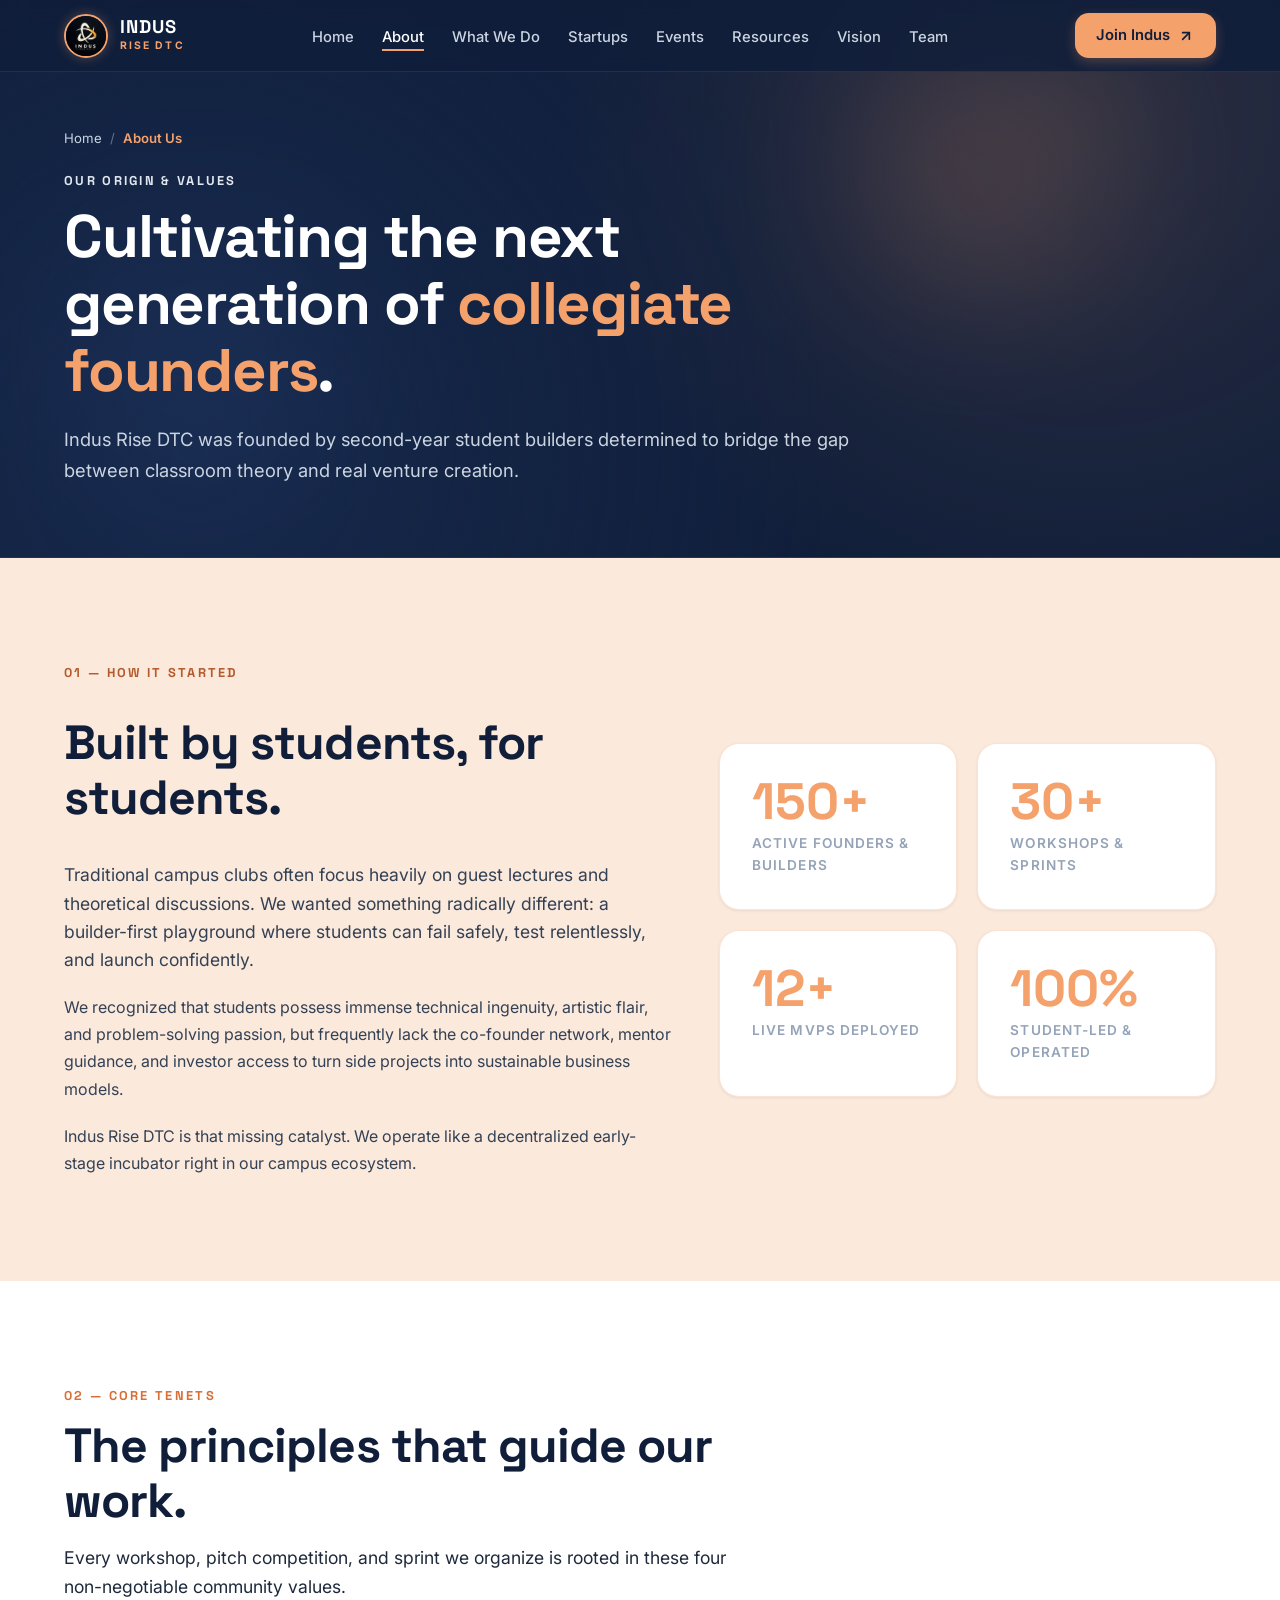
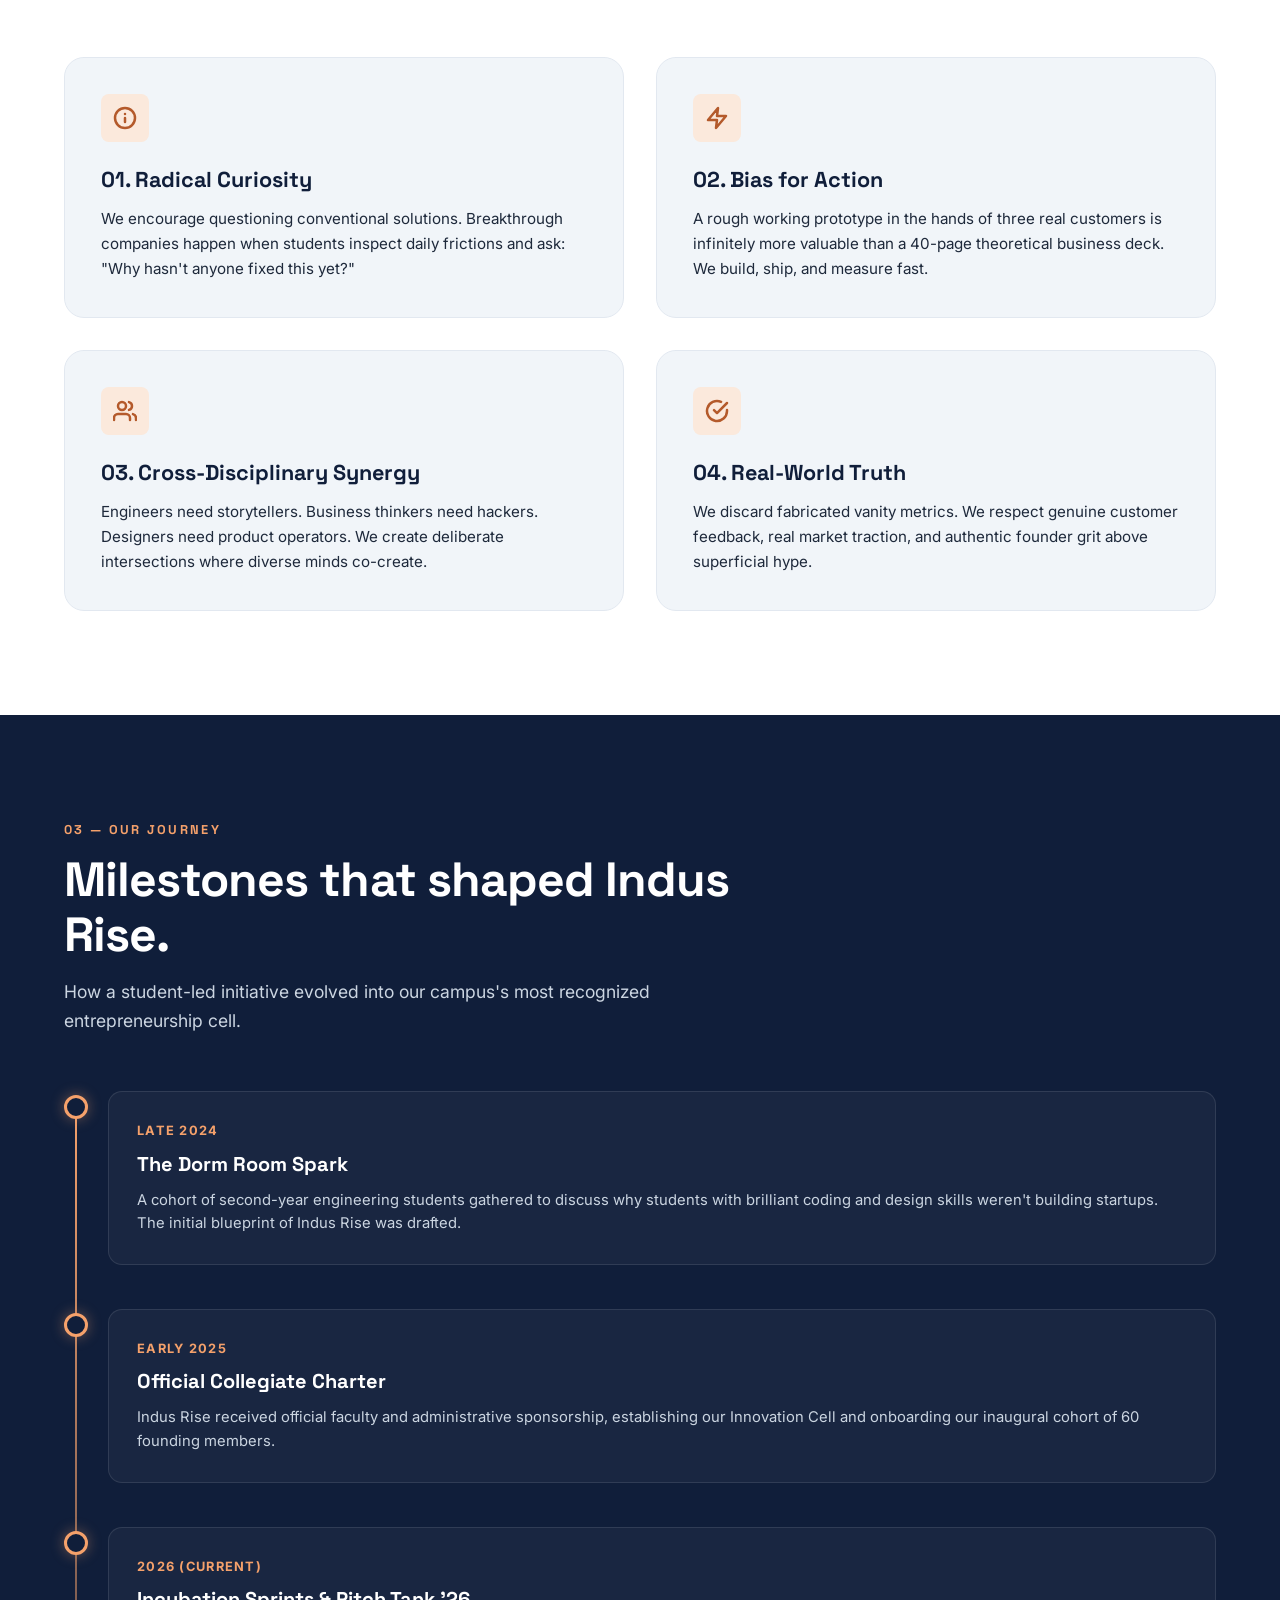
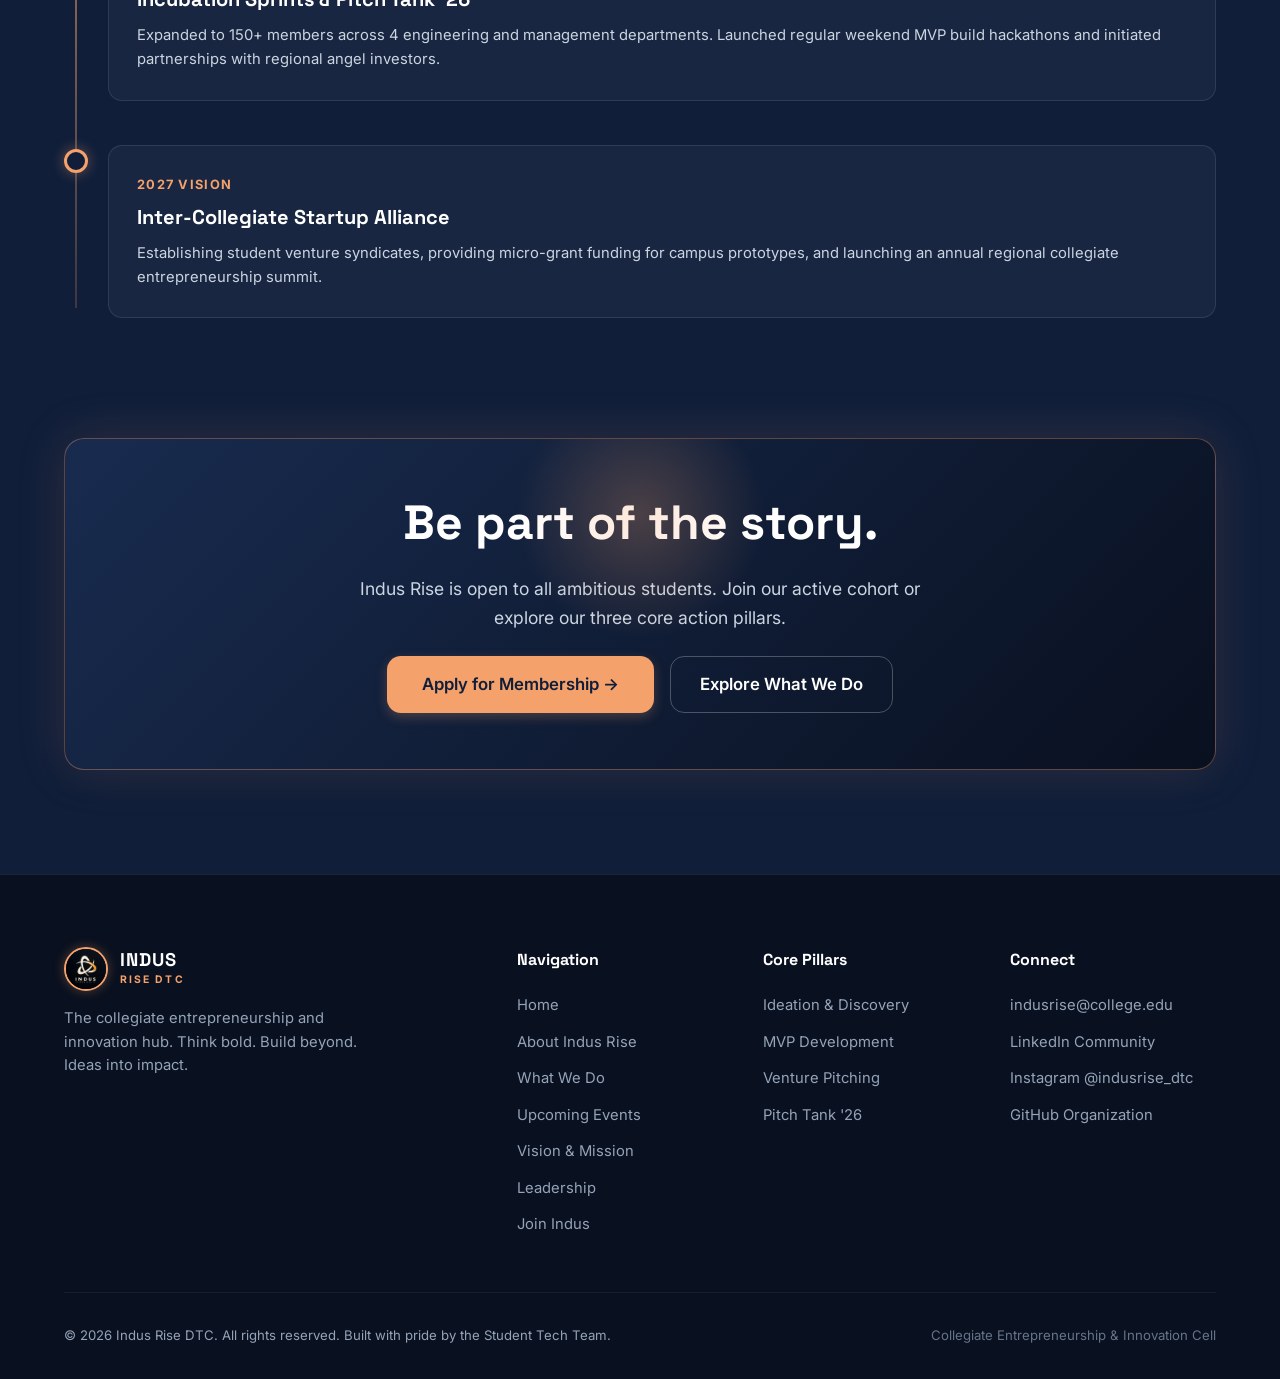
<file: about.html>
<!DOCTYPE html>
<html lang="en">
<head>
  <meta charset="UTF-8">
  <meta name="viewport" content="width=device-width, initial-scale=1.0">
  <meta name="description" content="About Indus Rise DTC — Our story, ethos, and milestones empowering student founders.">
  <title>About Us — Indus Rise DTC</title>

  <!-- Favicon -->
  <link rel="icon" type="image/png" href="assets/logo.png">

  <!-- Google Fonts: Space Grotesk & Inter -->
  <link rel="preconnect" href="https://fonts.googleapis.com">
  <link rel="preconnect" href="https://fonts.gstatic.com" crossorigin>
  <link href="https://fonts.googleapis.com/css2?family=Inter:wght@400;500;600;700&family=Space+Grotesk:wght@500;600;700&display=swap" rel="stylesheet">

  <!-- Main Stylesheet -->
  <link rel="stylesheet" href="css/style.css">
</head>
<body>

  <!-- Interactive Branded Preloader -->
  <div id="preloader" class="preloader" aria-hidden="true">
    <div class="preloader-emblem">
      <div class="preloader-ring"></div>
      <div class="preloader-ring-outer"></div>
      <img src="assets/logo.png" alt="Indus Rise Logo" class="preloader-logo">
    </div>
    <div class="preloader-text">
      <span id="preloader-status-text">INITIALIZING ABOUT INDUS RISE...</span>
    </div>
    <div class="preloader-bar-wrap">
      <div id="preloader-progress-bar" class="preloader-bar"></div>
    </div>
  </div>

  <!-- Top Scroll Progress Bar -->
  <div id="scroll-progress" aria-hidden="true"></div>

  <!-- Fixed Site Navigation Header -->
  <header class="site-header">
    <div class="nav-container">
      <a href="index.html" class="brand-logo" aria-label="Indus Rise Homepage">
        <img src="assets/logo.png" alt="Indus Rise DTC Logo" class="brand-logo-img">
        <div class="logo-text">
          <span class="logo-title">INDUS</span>
          <span class="logo-sub">RISE DTC</span>
        </div>
      </a>

      <ul class="nav-links">
        <li><a href="index.html">Home</a></li>
        <li><a href="about.html" class="active">About</a></li>
        <li><a href="pillars.html">What We Do</a></li>
        <li><a href="startups.html">Startups</a></li>
        <li><a href="events.html">Events</a></li>
        <li><a href="resources.html">Resources</a></li>
        <li><a href="vision.html">Vision</a></li>
        <li><a href="team.html">Team</a></li>
      </ul>

      <div class="nav-actions">
        <a href="join.html" class="btn btn-primary">
          Join Indus
          <svg width="16" height="16" viewBox="0 0 24 24" fill="none" stroke="currentColor" stroke-width="2.5" stroke-linecap="round" stroke-linejoin="round">
            <line x1="7" y1="17" x2="17" y2="7"></line>
            <polyline points="7 7 17 7 17 17"></polyline>
          </svg>
        </a>
        <button class="mobile-toggle" aria-label="Toggle navigation menu" aria-expanded="false">
          <span></span>
          <span></span>
          <span></span>
        </button>
      </div>
    </div>
  </header>

  <!-- Mobile Navigation Drawer -->
  <aside class="mobile-drawer" aria-label="Mobile Navigation">
    <ul class="mobile-nav-links">
      <li>
        <a href="index.html">
          <span>Home</span>
          <svg width="18" height="18" viewBox="0 0 24 24" fill="none" stroke="currentColor" stroke-width="2" stroke-linecap="round" stroke-linejoin="round"><path d="M3 9l9-7 9 7v11a2 2 0 0 1-2 2H5a2 2 0 0 1-2-2z"></path></svg>
        </a>
      </li>
      <li>
        <a href="about.html" class="active">
          <span>About Us</span>
          <svg width="18" height="18" viewBox="0 0 24 24" fill="none" stroke="currentColor" stroke-width="2" stroke-linecap="round" stroke-linejoin="round"><path d="M17 21v-2a4 4 0 0 0-4-4H5a4 4 0 0 0-4 4v2"></path><circle cx="9" cy="7" r="4"></circle></svg>
        </a>
      </li>
      <li>
        <a href="pillars.html">
          <span>What We Do</span>
          <svg width="18" height="18" viewBox="0 0 24 24" fill="none" stroke="currentColor" stroke-width="2"><polygon points="12 2 2 7 12 12 22 7 12 2"></polygon><polyline points="2 17 12 22 22 17"></polyline><polyline points="2 12 12 17 22 12"></polyline></svg>
        </a>
      </li>
      <li>
        <a href="startups.html">
          <span>Startups & MVPs</span>
          <svg width="18" height="18" viewBox="0 0 24 24" fill="none" stroke="currentColor" stroke-width="2"><path d="M13 2L3 14h9l-1 8 10-12h-9l1-8z"></path></svg>
        </a>
      </li>
      <li>
        <a href="events.html">
          <span>Events & Activities</span>
          <svg width="18" height="18" viewBox="0 0 24 24" fill="none" stroke="currentColor" stroke-width="2"><rect x="3" y="4" width="18" height="18" rx="2" ry="2"></rect><line x1="16" y1="2" x2="16" y2="6"></line><line x1="8" y1="2" x2="8" y2="6"></line><line x1="3" y1="10" x2="21" y2="10"></line></svg>
        </a>
      </li>
      <li>
        <a href="resources.html">
          <span>Founder Vault</span>
          <svg width="18" height="18" viewBox="0 0 24 24" fill="none" stroke="currentColor" stroke-width="2"><path d="M22 19a2 2 0 0 1-2 2H4a2 2 0 0 1-2-2V5a2 2 0 0 1 2-2h5l2 3h9a2 2 0 0 1 2 2z"></path></svg>
        </a>
      </li>
      <li>
        <a href="vision.html">
          <span>Vision & Mission</span>
          <svg width="18" height="18" viewBox="0 0 24 24" fill="none" stroke="currentColor" stroke-width="2" stroke-linecap="round" stroke-linejoin="round"><circle cx="12" cy="12" r="10"></circle><polygon points="16.24 7.76 14.12 14.12 7.76 16.24 9.88 9.88 16.24 7.76"></polygon></svg>
        </a>
      </li>
      <li>
        <a href="team.html">
          <span>Leadership Team</span>
          <svg width="18" height="18" viewBox="0 0 24 24" fill="none" stroke="currentColor" stroke-width="2" stroke-linecap="round" stroke-linejoin="round"><path d="M16 21v-2a4 4 0 0 0-4-4H6a4 4 0 0 0-4 4v2"></path><circle cx="9" cy="7" r="4"></circle><path d="M22 21v-2a4 4 0 0 0-3-3.87"></path><path d="M16 3.13a4 4 0 0 1 0 7.75"></path></svg>
        </a>
      </li>
      <li>
        <a href="join.html" style="background: rgba(245, 161, 107, 0.2); color: var(--color-peach-500);">
          <span>Join the Club</span>
          <svg width="18" height="18" viewBox="0 0 24 24" fill="none" stroke="currentColor" stroke-width="2" stroke-linecap="round" stroke-linejoin="round"><line x1="12" y1="5" x2="12" y2="19"></line><line x1="5" y1="12" x2="19" y2="12"></line></svg>
        </a>
      </li>
    </ul>
  </aside>

  <!-- ========================================================================
       PAGE BANNER
       ======================================================================== -->
  <section class="page-banner">
    <div class="ambient-canvas-wrap" aria-hidden="true">
      <div class="glow-orb glow-orb-peach" style="width: 340px; height: 340px; top: 0%; right: 10%;"></div>
      <div class="glow-orb glow-orb-navy" style="width: 400px; height: 400px; bottom: 0%; left: 0%;"></div>
    </div>

    <div class="section-container">
      <div class="page-banner-content reveal">
        <nav class="breadcrumbs" aria-label="Breadcrumbs">
          <a href="index.html">Home</a>
          <span class="sep">/</span>
          <span class="current">About Us</span>
        </nav>

        <span class="section-tag">OUR ORIGIN & VALUES</span>
        <h1 class="page-banner-title">
          Cultivating the next generation of <span style="color: var(--color-peach-500);">collegiate founders</span>.
        </h1>
        <p class="page-banner-desc">
          Indus Rise DTC was founded by second-year student builders determined to bridge the gap between classroom theory and real venture creation.
        </p>
      </div>
    </div>
  </section>

  <!-- ========================================================================
       SECTION: THE GENESIS STORY
       ======================================================================== -->
  <section class="section theme-peach">
    <div class="section-container">
      <div class="about-grid">
        <div class="about-text-col reveal">
          <span class="section-tag">01 — HOW IT STARTED</span>
          <h2 class="section-title">Built by students, for students.</h2>
          <p class="section-desc">
            Traditional campus clubs often focus heavily on guest lectures and theoretical discussions. We wanted something radically different: a builder-first playground where students can fail safely, test relentlessly, and launch confidently.
          </p>
          <p style="color: var(--color-slate-700); font-size: 1rem; line-height: 1.7;">
            We recognized that students possess immense technical ingenuity, artistic flair, and problem-solving passion, but frequently lack the co-founder network, mentor guidance, and investor access to turn side projects into sustainable business models.
          </p>
          <p style="color: var(--color-slate-700); font-size: 1rem; line-height: 1.7;">
            Indus Rise DTC is that missing catalyst. We operate like a decentralized early-stage incubator right in our campus ecosystem.
          </p>
        </div>

        <!-- Metric Highlight Cards with Live Animated Counters -->
        <div class="reveal reveal-delay-2" style="display: grid; grid-template-columns: 1fr 1fr; gap: 1.25rem;">
          <div class="card-glow-spot" style="background: var(--color-white); border-radius: var(--border-radius-lg); padding: 2rem; border: 1px solid rgba(245, 161, 107, 0.3); box-shadow: var(--shadow-sm);">
            <div class="counter-box">
              <span class="counter-number" data-count="150" data-suffix="+">0</span>
              <span class="counter-label">Active Founders & Builders</span>
            </div>
          </div>

          <div class="card-glow-spot" style="background: var(--color-white); border-radius: var(--border-radius-lg); padding: 2rem; border: 1px solid rgba(245, 161, 107, 0.3); box-shadow: var(--shadow-sm);">
            <div class="counter-box">
              <span class="counter-number" data-count="30" data-suffix="+">0</span>
              <span class="counter-label">Workshops & Sprints</span>
            </div>
          </div>

          <div class="card-glow-spot" style="background: var(--color-white); border-radius: var(--border-radius-lg); padding: 2rem; border: 1px solid rgba(245, 161, 107, 0.3); box-shadow: var(--shadow-sm);">
            <div class="counter-box">
              <span class="counter-number" data-count="12" data-suffix="+">0</span>
              <span class="counter-label">Live MVPs Deployed</span>
            </div>
          </div>

          <div class="card-glow-spot" style="background: var(--color-white); border-radius: var(--border-radius-lg); padding: 2rem; border: 1px solid rgba(245, 161, 107, 0.3); box-shadow: var(--shadow-sm);">
            <div class="counter-box">
              <span class="counter-number" data-count="100" data-suffix="%">0</span>
              <span class="counter-label">Student-Led & Operated</span>
            </div>
          </div>
        </div>
      </div>
    </div>
  </section>

  <!-- ========================================================================
       SECTION: OUR 4 CORE TENETS
       ======================================================================== -->
  <section class="section theme-white">
    <div class="section-container">
      <div class="section-header reveal">
        <span class="section-tag">02 — CORE TENETS</span>
        <h2 class="section-title">The principles that guide our work.</h2>
        <p class="section-desc">
          Every workshop, pitch competition, and sprint we organize is rooted in these four non-negotiable community values.
        </p>
      </div>

      <div class="details-grid-2col">
        <!-- Tenet 1 -->
        <div class="card-glow-spot reveal reveal-delay-1" style="background: var(--color-slate-100); border: 1px solid var(--color-slate-200); border-radius: var(--border-radius-lg); padding: 2.25rem;">
          <div style="width: 48px; height: 48px; border-radius: var(--border-radius-sm); background: var(--color-peach-100); color: var(--color-peach-700); display: flex; align-items: center; justify-content: center; margin-bottom: 1.25rem;">
            <svg width="24" height="24" viewBox="0 0 24 24" fill="none" stroke="currentColor" stroke-width="2.5" stroke-linecap="round" stroke-linejoin="round">
              <circle cx="12" cy="12" r="10"></circle>
              <line x1="12" y1="16" x2="12" y2="12"></line>
              <line x1="12" y1="8" x2="12.01" y2="8"></line>
            </svg>
          </div>
          <h3 style="font-family: var(--font-heading); color: var(--color-navy-900); font-size: 1.35rem; margin-bottom: 0.5rem;">01. Radical Curiosity</h3>
          <p style="color: var(--color-slate-600); font-size: 0.95rem; line-height: 1.65;">
            We encourage questioning conventional solutions. Breakthrough companies happen when students inspect daily frictions and ask: "Why hasn't anyone fixed this yet?"
          </p>
        </div>

        <!-- Tenet 2 -->
        <div class="card-glow-spot reveal reveal-delay-2" style="background: var(--color-slate-100); border: 1px solid var(--color-slate-200); border-radius: var(--border-radius-lg); padding: 2.25rem;">
          <div style="width: 48px; height: 48px; border-radius: var(--border-radius-sm); background: var(--color-peach-100); color: var(--color-peach-700); display: flex; align-items: center; justify-content: center; margin-bottom: 1.25rem;">
            <svg width="24" height="24" viewBox="0 0 24 24" fill="none" stroke="currentColor" stroke-width="2.5" stroke-linecap="round" stroke-linejoin="round">
              <polygon points="13 2 3 14 12 14 11 22 21 10 12 10 13 2"></polygon>
            </svg>
          </div>
          <h3 style="font-family: var(--font-heading); color: var(--color-navy-900); font-size: 1.35rem; margin-bottom: 0.5rem;">02. Bias for Action</h3>
          <p style="color: var(--color-slate-600); font-size: 0.95rem; line-height: 1.65;">
            A rough working prototype in the hands of three real customers is infinitely more valuable than a 40-page theoretical business deck. We build, ship, and measure fast.
          </p>
        </div>

        <!-- Tenet 3 -->
        <div class="card-glow-spot reveal reveal-delay-3" style="background: var(--color-slate-100); border: 1px solid var(--color-slate-200); border-radius: var(--border-radius-lg); padding: 2.25rem;">
          <div style="width: 48px; height: 48px; border-radius: var(--border-radius-sm); background: var(--color-peach-100); color: var(--color-peach-700); display: flex; align-items: center; justify-content: center; margin-bottom: 1.25rem;">
            <svg width="24" height="24" viewBox="0 0 24 24" fill="none" stroke="currentColor" stroke-width="2.5" stroke-linecap="round" stroke-linejoin="round">
              <path d="M17 21v-2a4 4 0 0 0-4-4H5a4 4 0 0 0-4 4v2"></path>
              <circle cx="9" cy="7" r="4"></circle>
              <path d="M23 21v-2a4 4 0 0 0-3-3.87"></path>
              <path d="M16 3.13a4 4 0 0 1 0 7.75"></path>
            </svg>
          </div>
          <h3 style="font-family: var(--font-heading); color: var(--color-navy-900); font-size: 1.35rem; margin-bottom: 0.5rem;">03. Cross-Disciplinary Synergy</h3>
          <p style="color: var(--color-slate-600); font-size: 0.95rem; line-height: 1.65;">
            Engineers need storytellers. Business thinkers need hackers. Designers need product operators. We create deliberate intersections where diverse minds co-create.
          </p>
        </div>

        <!-- Tenet 4 -->
        <div class="card-glow-spot reveal reveal-delay-4" style="background: var(--color-slate-100); border: 1px solid var(--color-slate-200); border-radius: var(--border-radius-lg); padding: 2.25rem;">
          <div style="width: 48px; height: 48px; border-radius: var(--border-radius-sm); background: var(--color-peach-100); color: var(--color-peach-700); display: flex; align-items: center; justify-content: center; margin-bottom: 1.25rem;">
            <svg width="24" height="24" viewBox="0 0 24 24" fill="none" stroke="currentColor" stroke-width="2.5" stroke-linecap="round" stroke-linejoin="round">
              <path d="M22 11.08V12a10 10 0 1 1-5.93-9.14"></path>
              <polyline points="22 4 12 14.01 9 11.01"></polyline>
            </svg>
          </div>
          <h3 style="font-family: var(--font-heading); color: var(--color-navy-900); font-size: 1.35rem; margin-bottom: 0.5rem;">04. Real-World Truth</h3>
          <p style="color: var(--color-slate-600); font-size: 0.95rem; line-height: 1.65;">
            We discard fabricated vanity metrics. We respect genuine customer feedback, real market traction, and authentic founder grit above superficial hype.
          </p>
        </div>
      </div>
    </div>
  </section>

  <!-- ========================================================================
       SECTION: MILESTONE TIMELINE
       ======================================================================== -->
  <section class="section theme-dark">
    <div class="section-container">
      <div class="section-header reveal">
        <span class="section-tag">03 — OUR JOURNEY</span>
        <h2 class="section-title">Milestones that shaped Indus Rise.</h2>
        <p class="section-desc">
          How a student-led initiative evolved into our campus's most recognized entrepreneurship cell.
        </p>
      </div>

      <div class="timeline-track reveal">
        <!-- Node 1 -->
        <div class="timeline-node">
          <div class="timeline-dot"></div>
          <div class="timeline-content card-glow-spot">
            <span class="timeline-date">Late 2024</span>
            <h3 class="timeline-title">The Dorm Room Spark</h3>
            <p class="timeline-desc">
              A cohort of second-year engineering students gathered to discuss why students with brilliant coding and design skills weren't building startups. The initial blueprint of Indus Rise was drafted.
            </p>
          </div>
        </div>

        <!-- Node 2 -->
        <div class="timeline-node">
          <div class="timeline-dot"></div>
          <div class="timeline-content card-glow-spot">
            <span class="timeline-date">Early 2025</span>
            <h3 class="timeline-title">Official Collegiate Charter</h3>
            <p class="timeline-desc">
              Indus Rise received official faculty and administrative sponsorship, establishing our Innovation Cell and onboarding our inaugural cohort of 60 founding members.
            </p>
          </div>
        </div>

        <!-- Node 3 -->
        <div class="timeline-node">
          <div class="timeline-dot"></div>
          <div class="timeline-content card-glow-spot">
            <span class="timeline-date">2026 (Current)</span>
            <h3 class="timeline-title">Incubation Sprints & Pitch Tank '26</h3>
            <p class="timeline-desc">
              Expanded to 150+ members across 4 engineering and management departments. Launched regular weekend MVP build hackathons and initiated partnerships with regional angel investors.
            </p>
          </div>
        </div>

        <!-- Node 4 -->
        <div class="timeline-node">
          <div class="timeline-dot"></div>
          <div class="timeline-content card-glow-spot">
            <span class="timeline-date">2027 Vision</span>
            <h3 class="timeline-title">Inter-Collegiate Startup Alliance</h3>
            <p class="timeline-desc">
              Establishing student venture syndicates, providing micro-grant funding for campus prototypes, and launching an annual regional collegiate entrepreneurship summit.
            </p>
          </div>
        </div>
      </div>
    </div>
  </section>

  <!-- ========================================================================
       CALL TO ACTION BANNER
       ======================================================================== -->
  <section class="section theme-dark" style="padding-top: 1rem;">
    <div class="section-container">
      <div class="cta-box reveal">
        <h2 class="cta-headline">Be part of the story.</h2>
        <p class="cta-subtitle">
          Indus Rise is open to all ambitious students. Join our active cohort or explore our three core action pillars.
        </p>
        <div style="display: flex; gap: 1rem; flex-wrap: wrap; justify-content: center;">
          <a href="join.html" class="btn btn-primary" style="padding: 0.85rem 2.2rem; font-size: 1.05rem;">
            Apply for Membership →
          </a>
          <a href="pillars.html" class="btn btn-outline" style="padding: 0.85rem 1.8rem; font-size: 1.05rem;">
            Explore What We Do
          </a>
        </div>
      </div>
    </div>
  </section>

  <!-- ========================================================================
       FOOTER
       ======================================================================== -->
  <footer class="site-footer">
    <div class="section-container">
      <div class="footer-top">
        <div class="footer-brand">
          <div class="brand-logo">
            <img src="assets/logo.png" alt="Indus Rise Logo" class="brand-logo-img">
            <div class="logo-text">
              <span class="logo-title">INDUS</span>
              <span class="logo-sub">RISE DTC</span>
            </div>
          </div>
          <p class="footer-desc">
            The collegiate entrepreneurship and innovation hub. Think bold. Build beyond. Ideas into impact.
          </p>
        </div>

        <div class="footer-nav-col">
          <h5>Navigation</h5>
          <ul class="footer-links">
            <li><a href="index.html">Home</a></li>
            <li><a href="about.html">About Indus Rise</a></li>
            <li><a href="pillars.html">What We Do</a></li>
            <li><a href="events.html">Upcoming Events</a></li>
            <li><a href="vision.html">Vision & Mission</a></li>
            <li><a href="team.html">Leadership</a></li>
            <li><a href="join.html">Join Indus</a></li>
          </ul>
        </div>

        <div class="footer-nav-col">
          <h5>Core Pillars</h5>
          <ul class="footer-links">
            <li><a href="pillars.html">Ideation & Discovery</a></li>
            <li><a href="pillars.html">MVP Development</a></li>
            <li><a href="pillars.html">Venture Pitching</a></li>
            <li><a href="events.html">Pitch Tank '26</a></li>
          </ul>
        </div>

        <div class="footer-nav-col">
          <h5>Connect</h5>
          <ul class="footer-links">
            <li><a href="mailto:indusrise@college.edu">indusrise@college.edu</a></li>
            <li><a href="#">LinkedIn Community</a></li>
            <li><a href="#">Instagram @indusrise_dtc</a></li>
            <li><a href="#">GitHub Organization</a></li>
          </ul>
        </div>
      </div>

      <div class="footer-bottom">
        <p>&copy; 2026 Indus Rise DTC. All rights reserved. Built with pride by the Student Tech Team.</p>
        <p style="color: var(--color-slate-500);">Collegiate Entrepreneurship & Innovation Cell</p>
      </div>
    </div>
  </footer>

  <button id="back-to-top" class="back-to-top-btn" aria-label="Back to top">
    <svg width="20" height="20" viewBox="0 0 24 24" fill="none" stroke="currentColor" stroke-width="2.5" stroke-linecap="round" stroke-linejoin="round">
      <polyline points="18 15 12 9 6 15"></polyline>
    </svg>
  </button>

  <script src="js/main.js"></script>
</body>
</html>
</file>
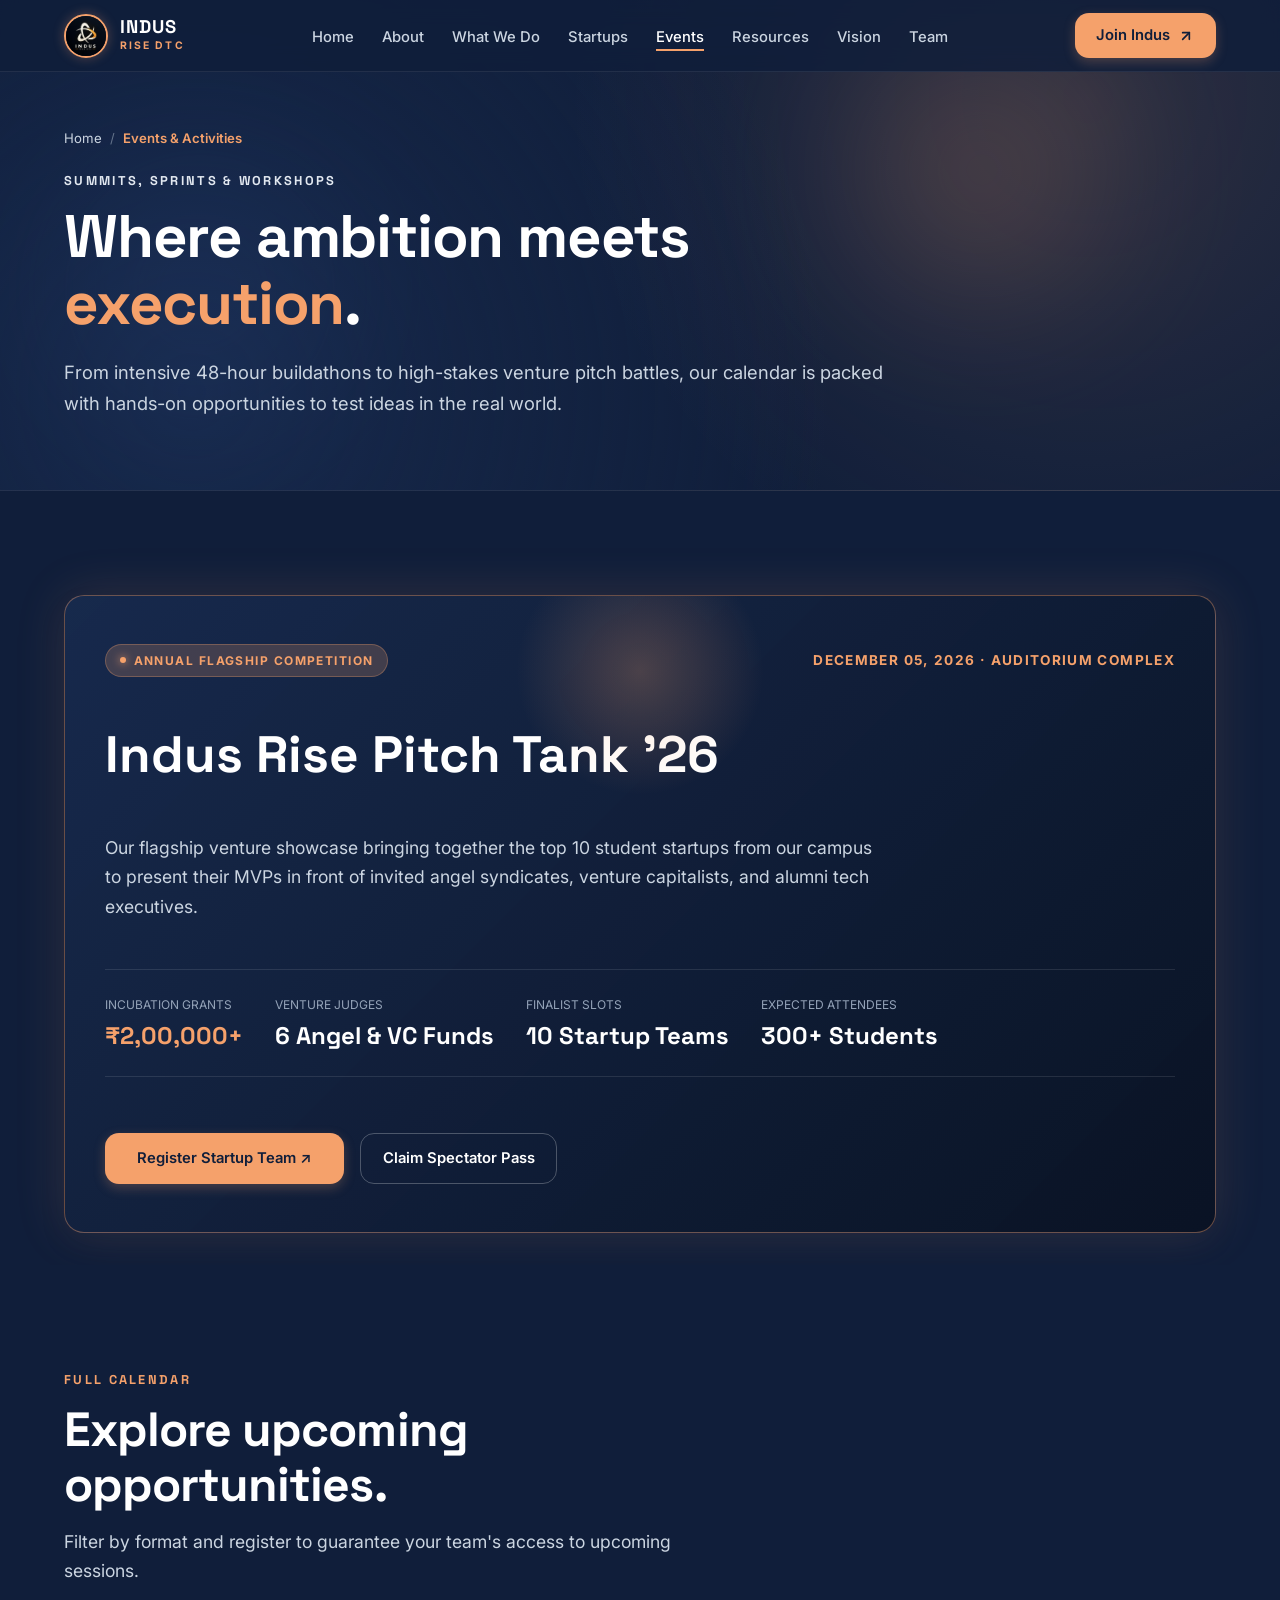
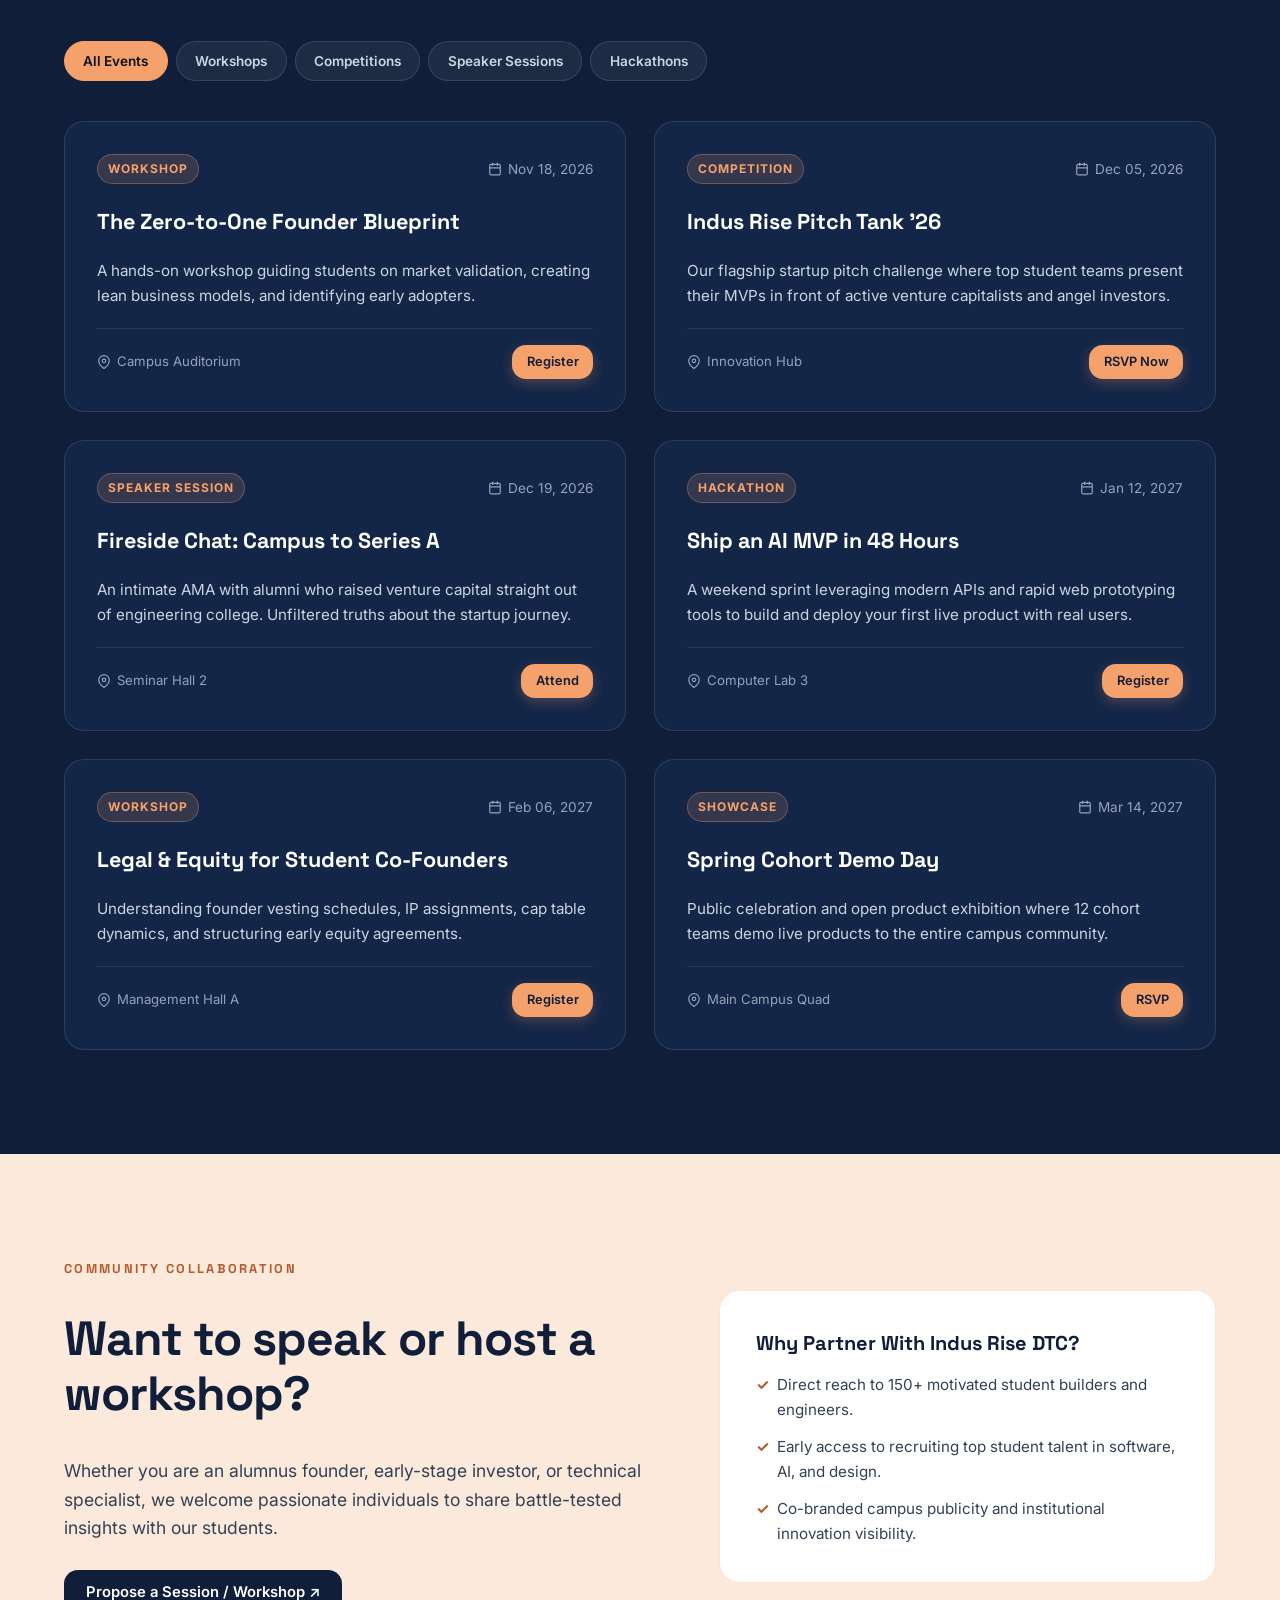
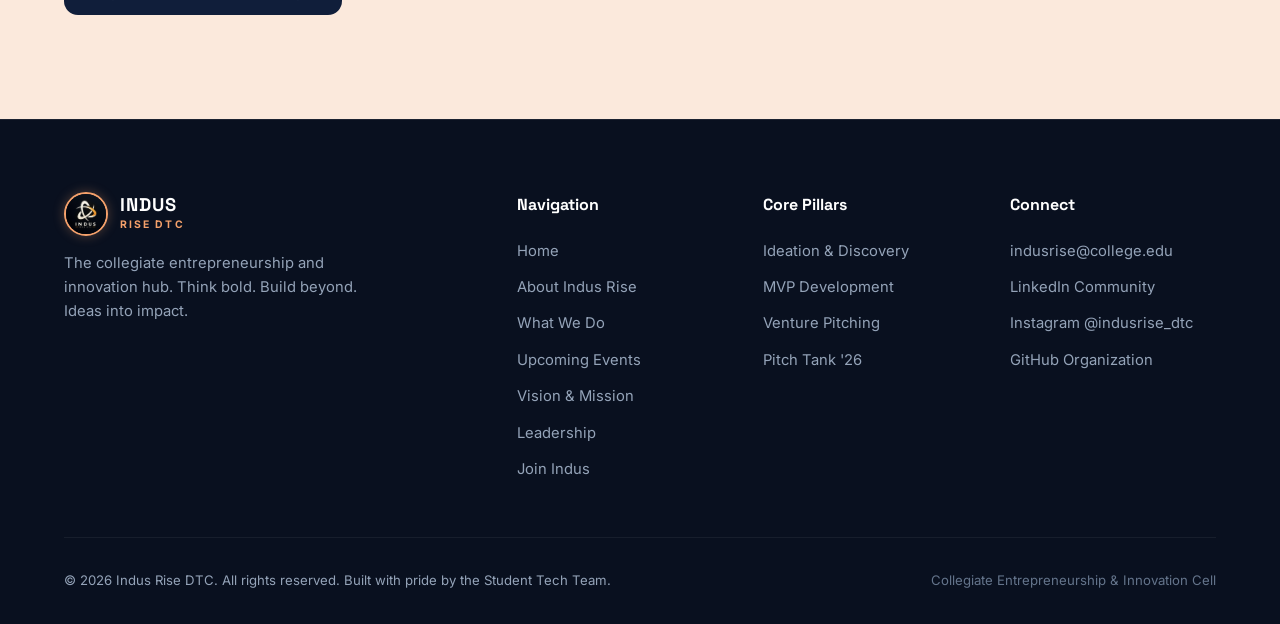
<file: events.html>
<!DOCTYPE html>
<html lang="en">
<head>
  <meta charset="UTF-8">
  <meta name="viewport" content="width=device-width, initial-scale=1.0">
  <meta name="description" content="Events & Activities — Hackathons, workshops, and pitch battles by Indus Rise DTC.">
  <title>Events & Activities — Indus Rise DTC</title>

  <!-- Favicon -->
  <link rel="icon" type="image/png" href="assets/logo.png">

  <!-- Google Fonts: Space Grotesk & Inter -->
  <link rel="preconnect" href="https://fonts.googleapis.com">
  <link rel="preconnect" href="https://fonts.gstatic.com" crossorigin>
  <link href="https://fonts.googleapis.com/css2?family=Inter:wght@400;500;600;700&family=Space+Grotesk:wght@500;600;700&display=swap" rel="stylesheet">

  <!-- Main Stylesheet -->
  <link rel="stylesheet" href="css/style.css">
</head>
<body>

  <!-- Interactive Branded Preloader -->
  <div id="preloader" class="preloader" aria-hidden="true">
    <div class="preloader-emblem">
      <div class="preloader-ring"></div>
      <div class="preloader-ring-outer"></div>
      <img src="assets/logo.png" alt="Indus Rise Logo" class="preloader-logo">
    </div>
    <div class="preloader-text">
      <span id="preloader-status-text">SYNCING EVENT SCHEDULES...</span>
    </div>
    <div class="preloader-bar-wrap">
      <div id="preloader-progress-bar" class="preloader-bar"></div>
    </div>
  </div>

  <!-- Top Scroll Progress Bar -->
  <div id="scroll-progress" aria-hidden="true"></div>

  <!-- Fixed Site Navigation Header -->
  <header class="site-header">
    <div class="nav-container">
      <a href="index.html" class="brand-logo" aria-label="Indus Rise Homepage">
        <img src="assets/logo.png" alt="Indus Rise DTC Logo" class="brand-logo-img">
        <div class="logo-text">
          <span class="logo-title">INDUS</span>
          <span class="logo-sub">RISE DTC</span>
        </div>
      </a>

      <ul class="nav-links">
        <li><a href="index.html">Home</a></li>
        <li><a href="about.html">About</a></li>
        <li><a href="pillars.html">What We Do</a></li>
        <li><a href="startups.html">Startups</a></li>
        <li><a href="events.html" class="active">Events</a></li>
        <li><a href="resources.html">Resources</a></li>
        <li><a href="vision.html">Vision</a></li>
        <li><a href="team.html">Team</a></li>
      </ul>

      <div class="nav-actions">
        <a href="join.html" class="btn btn-primary">
          Join Indus
          <svg width="16" height="16" viewBox="0 0 24 24" fill="none" stroke="currentColor" stroke-width="2.5" stroke-linecap="round" stroke-linejoin="round">
            <line x1="7" y1="17" x2="17" y2="7"></line>
            <polyline points="7 7 17 7 17 17"></polyline>
          </svg>
        </a>
        <button class="mobile-toggle" aria-label="Toggle navigation menu" aria-expanded="false">
          <span></span>
          <span></span>
          <span></span>
        </button>
      </div>
    </div>
  </header>

  <!-- Mobile Navigation Drawer -->
  <aside class="mobile-drawer" aria-label="Mobile Navigation">
    <ul class="mobile-nav-links">
      <li>
        <a href="index.html">
          <span>Home</span>
          <svg width="18" height="18" viewBox="0 0 24 24" fill="none" stroke="currentColor" stroke-width="2" stroke-linecap="round" stroke-linejoin="round"><path d="M3 9l9-7 9 7v11a2 2 0 0 1-2 2H5a2 2 0 0 1-2-2z"></path></svg>
        </a>
      </li>
      <li>
        <a href="about.html">
          <span>About Us</span>
          <svg width="18" height="18" viewBox="0 0 24 24" fill="none" stroke="currentColor" stroke-width="2" stroke-linecap="round" stroke-linejoin="round"><path d="M17 21v-2a4 4 0 0 0-4-4H5a4 4 0 0 0-4 4v2"></path><circle cx="9" cy="7" r="4"></circle></svg>
        </a>
      </li>
      <li>
        <a href="pillars.html">
          <span>What We Do</span>
          <svg width="18" height="18" viewBox="0 0 24 24" fill="none" stroke="currentColor" stroke-width="2"><polygon points="12 2 2 7 12 12 22 7 12 2"></polygon><polyline points="2 17 12 22 22 17"></polyline><polyline points="2 12 12 17 22 12"></polyline></svg>
        </a>
      </li>
      <li>
        <a href="startups.html">
          <span>Startups & MVPs</span>
          <svg width="18" height="18" viewBox="0 0 24 24" fill="none" stroke="currentColor" stroke-width="2"><path d="M13 2L3 14h9l-1 8 10-12h-9l1-8z"></path></svg>
        </a>
      </li>
      <li>
        <a href="events.html" class="active">
          <span>Events & Activities</span>
          <svg width="18" height="18" viewBox="0 0 24 24" fill="none" stroke="currentColor" stroke-width="2"><rect x="3" y="4" width="18" height="18" rx="2" ry="2"></rect><line x1="16" y1="2" x2="16" y2="6"></line><line x1="8" y1="2" x2="8" y2="6"></line><line x1="3" y1="10" x2="21" y2="10"></line></svg>
        </a>
      </li>
      <li>
        <a href="resources.html">
          <span>Founder Vault</span>
          <svg width="18" height="18" viewBox="0 0 24 24" fill="none" stroke="currentColor" stroke-width="2"><path d="M22 19a2 2 0 0 1-2 2H4a2 2 0 0 1-2-2V5a2 2 0 0 1 2-2h5l2 3h9a2 2 0 0 1 2 2z"></path></svg>
        </a>
      </li>
      <li>
        <a href="vision.html">
          <span>Vision & Mission</span>
          <svg width="18" height="18" viewBox="0 0 24 24" fill="none" stroke="currentColor" stroke-width="2" stroke-linecap="round" stroke-linejoin="round"><circle cx="12" cy="12" r="10"></circle><polygon points="16.24 7.76 14.12 14.12 7.76 16.24 9.88 9.88 16.24 7.76"></polygon></svg>
        </a>
      </li>
      <li>
        <a href="team.html">
          <span>Leadership Team</span>
          <svg width="18" height="18" viewBox="0 0 24 24" fill="none" stroke="currentColor" stroke-width="2" stroke-linecap="round" stroke-linejoin="round"><path d="M16 21v-2a4 4 0 0 0-4-4H6a4 4 0 0 0-4 4v2"></path><circle cx="9" cy="7" r="4"></circle><path d="M22 21v-2a4 4 0 0 0-3-3.87"></path><path d="M16 3.13a4 4 0 0 1 0 7.75"></path></svg>
        </a>
      </li>
      <li>
        <a href="join.html" style="background: rgba(245, 161, 107, 0.2); color: var(--color-peach-500);">
          <span>Join the Club</span>
          <svg width="18" height="18" viewBox="0 0 24 24" fill="none" stroke="currentColor" stroke-width="2" stroke-linecap="round" stroke-linejoin="round"><line x1="12" y1="5" x2="12" y2="19"></line><line x1="5" y1="12" x2="19" y2="12"></line></svg>
        </a>
      </li>
    </ul>
  </aside>

  <!-- ========================================================================
       PAGE BANNER
       ======================================================================== -->
  <section class="page-banner">
    <div class="ambient-canvas-wrap" aria-hidden="true">
      <div class="glow-orb glow-orb-peach" style="width: 340px; height: 340px; top: 0%; right: 10%;"></div>
      <div class="glow-orb glow-orb-navy" style="width: 400px; height: 400px; bottom: 0%; left: 0%;"></div>
    </div>

    <div class="section-container">
      <div class="page-banner-content reveal">
        <nav class="breadcrumbs" aria-label="Breadcrumbs">
          <a href="index.html">Home</a>
          <span class="sep">/</span>
          <span class="current">Events & Activities</span>
        </nav>

        <span class="section-tag">SUMMITS, SPRINTS & WORKSHOPS</span>
        <h1 class="page-banner-title">
          Where ambition meets <span style="color: var(--color-peach-500);">execution</span>.
        </h1>
        <p class="page-banner-desc">
          From intensive 48-hour buildathons to high-stakes venture pitch battles, our calendar is packed with hands-on opportunities to test ideas in the real world.
        </p>
      </div>
    </div>
  </section>

  <!-- ========================================================================
       FLAGSHIP EVENT SPOTLIGHT: PITCH TANK '26
       ======================================================================== -->
  <section class="section theme-dark" style="padding-bottom: 2rem;">
    <div class="section-container">
      <div class="cta-box card-glow-spot reveal" style="text-align: left; align-items: flex-start; padding: 3rem 2.5rem; background: linear-gradient(135deg, rgba(24, 43, 79, 0.9) 0%, rgba(10, 19, 36, 0.98) 100%); border-color: rgba(245, 161, 107, 0.4);">
        <div style="display: flex; justify-content: space-between; width: 100%; flex-wrap: wrap; gap: 1rem; align-items: center;">
          <div class="badge-tag" style="background: rgba(245, 161, 107, 0.2);">
            <span class="badge-dot"></span>
            <span>ANNUAL FLAGSHIP COMPETITION</span>
          </div>
          <span style="font-size: 0.85rem; color: var(--color-peach-500); font-weight: 700; letter-spacing: 0.1em;">
            DECEMBER 05, 2026 · AUDITORIUM COMPLEX
          </span>
        </div>

        <h2 style="font-family: var(--font-heading); font-size: clamp(2rem, 4vw, 3.2rem); color: var(--color-white); margin: 0.75rem 0; font-weight: 700;">
          Indus Rise Pitch Tank '26
        </h2>
        <p style="color: var(--color-slate-300); font-size: 1.1rem; max-width: 780px; line-height: 1.65; margin-bottom: 1.5rem;">
          Our flagship venture showcase bringing together the top 10 student startups from our campus to present their MVPs in front of invited angel syndicates, venture capitalists, and alumni tech executives.
        </p>

        <div style="display: flex; flex-wrap: wrap; gap: 2rem; margin-bottom: 2rem; border-top: 1px solid rgba(255, 255, 255, 0.1); border-bottom: 1px solid rgba(255, 255, 255, 0.1); padding: 1.25rem 0; width: 100%;">
          <div>
            <span style="font-size: 0.75rem; color: var(--color-slate-400); text-transform: uppercase;">Incubation Grants</span>
            <h4 style="font-family: var(--font-heading); color: var(--color-peach-500); font-size: 1.5rem;">₹2,00,000+</h4>
          </div>
          <div>
            <span style="font-size: 0.75rem; color: var(--color-slate-400); text-transform: uppercase;">Venture Judges</span>
            <h4 style="font-family: var(--font-heading); color: var(--color-white); font-size: 1.5rem;">6 Angel & VC Funds</h4>
          </div>
          <div>
            <span style="font-size: 0.75rem; color: var(--color-slate-400); text-transform: uppercase;">Finalist Slots</span>
            <h4 style="font-family: var(--font-heading); color: var(--color-white); font-size: 1.5rem;">10 Startup Teams</h4>
          </div>
          <div>
            <span style="font-size: 0.75rem; color: var(--color-slate-400); text-transform: uppercase;">Expected Attendees</span>
            <h4 style="font-family: var(--font-heading); color: var(--color-white); font-size: 1.5rem;">300+ Students</h4>
          </div>
        </div>

        <div style="display: flex; gap: 1rem; flex-wrap: wrap;">
          <a href="join.html" class="btn btn-primary" style="padding: 0.85rem 2rem;">
            Register Startup Team ↗
          </a>
          <button class="btn btn-outline" onclick="alert('Ticket registration for spectator passes will open November 20!');">
            Claim Spectator Pass
          </button>
        </div>
      </div>
    </div>
  </section>

  <!-- ========================================================================
       UPCOMING EVENTS WITH INTERACTIVE FILTER
       ======================================================================== -->
  <section class="section theme-dark">
    <div class="section-container">
      <div class="section-header reveal">
        <span class="section-tag">FULL CALENDAR</span>
        <h2 class="section-title">Explore upcoming opportunities.</h2>
        <p class="section-desc">
          Filter by format and register to guarantee your team's access to upcoming sessions.
        </p>
      </div>

      <!-- Category Filter Tabs -->
      <div class="events-filter-bar reveal">
        <button class="filter-btn active" data-filter="all">All Events</button>
        <button class="filter-btn" data-filter="workshop">Workshops</button>
        <button class="filter-btn" data-filter="competition">Competitions</button>
        <button class="filter-btn" data-filter="speaker">Speaker Sessions</button>
        <button class="filter-btn" data-filter="hackathon">Hackathons</button>
      </div>

      <!-- Events Cards Grid -->
      <div class="events-grid">
        <!-- Event 1 -->
        <div class="event-card card-glow-spot reveal reveal-delay-1" data-category="workshop">
          <div class="event-card-header">
            <span class="event-type-badge">Workshop</span>
            <span class="event-date">
              <svg width="14" height="14" viewBox="0 0 24 24" fill="none" stroke="currentColor" stroke-width="2" stroke-linecap="round" stroke-linejoin="round"><rect x="3" y="4" width="18" height="18" rx="2" ry="2"></rect><line x1="16" y1="2" x2="16" y2="6"></line><line x1="8" y1="2" x2="8" y2="6"></line><line x1="3" y1="10" x2="21" y2="10"></line></svg>
              Nov 18, 2026
            </span>
          </div>
          <h3 class="event-title">The Zero-to-One Founder Blueprint</h3>
          <p class="event-desc">
            A hands-on workshop guiding students on market validation, creating lean business models, and identifying early adopters.
          </p>
          <div class="event-footer">
            <span class="event-location">
              <svg width="14" height="14" viewBox="0 0 24 24" fill="none" stroke="currentColor" stroke-width="2" stroke-linecap="round" stroke-linejoin="round"><path d="M21 10c0 7-9 13-9 13s-9-6-9-13a9 9 0 0 1 18 0z"></path><circle cx="12" cy="10" r="3"></circle></svg>
              Campus Auditorium
            </span>
            <a href="join.html" class="btn btn-primary" style="padding: 0.4rem 0.9rem; font-size: 0.8rem;">Register</a>
          </div>
        </div>

        <!-- Event 2 -->
        <div class="event-card card-glow-spot reveal reveal-delay-2" data-category="competition">
          <div class="event-card-header">
            <span class="event-type-badge">Competition</span>
            <span class="event-date">
              <svg width="14" height="14" viewBox="0 0 24 24" fill="none" stroke="currentColor" stroke-width="2" stroke-linecap="round" stroke-linejoin="round"><rect x="3" y="4" width="18" height="18" rx="2" ry="2"></rect><line x1="16" y1="2" x2="16" y2="6"></line><line x1="8" y1="2" x2="8" y2="6"></line><line x1="3" y1="10" x2="21" y2="10"></line></svg>
              Dec 05, 2026
            </span>
          </div>
          <h3 class="event-title">Indus Rise Pitch Tank '26</h3>
          <p class="event-desc">
            Our flagship startup pitch challenge where top student teams present their MVPs in front of active venture capitalists and angel investors.
          </p>
          <div class="event-footer">
            <span class="event-location">
              <svg width="14" height="14" viewBox="0 0 24 24" fill="none" stroke="currentColor" stroke-width="2" stroke-linecap="round" stroke-linejoin="round"><path d="M21 10c0 7-9 13-9 13s-9-6-9-13a9 9 0 0 1 18 0z"></path><circle cx="12" cy="10" r="3"></circle></svg>
              Innovation Hub
            </span>
            <a href="join.html" class="btn btn-primary" style="padding: 0.4rem 0.9rem; font-size: 0.8rem;">RSVP Now</a>
          </div>
        </div>

        <!-- Event 3 -->
        <div class="event-card card-glow-spot reveal reveal-delay-3" data-category="speaker">
          <div class="event-card-header">
            <span class="event-type-badge">Speaker Session</span>
            <span class="event-date">
              <svg width="14" height="14" viewBox="0 0 24 24" fill="none" stroke="currentColor" stroke-width="2" stroke-linecap="round" stroke-linejoin="round"><rect x="3" y="4" width="18" height="18" rx="2" ry="2"></rect><line x1="16" y1="2" x2="16" y2="6"></line><line x1="8" y1="2" x2="8" y2="6"></line><line x1="3" y1="10" x2="21" y2="10"></line></svg>
              Dec 19, 2026
            </span>
          </div>
          <h3 class="event-title">Fireside Chat: Campus to Series A</h3>
          <p class="event-desc">
            An intimate AMA with alumni who raised venture capital straight out of engineering college. Unfiltered truths about the startup journey.
          </p>
          <div class="event-footer">
            <span class="event-location">
              <svg width="14" height="14" viewBox="0 0 24 24" fill="none" stroke="currentColor" stroke-width="2" stroke-linecap="round" stroke-linejoin="round"><path d="M21 10c0 7-9 13-9 13s-9-6-9-13a9 9 0 0 1 18 0z"></path><circle cx="12" cy="10" r="3"></circle></svg>
              Seminar Hall 2
            </span>
            <a href="join.html" class="btn btn-primary" style="padding: 0.4rem 0.9rem; font-size: 0.8rem;">Attend</a>
          </div>
        </div>

        <!-- Event 4 -->
        <div class="event-card card-glow-spot reveal reveal-delay-4" data-category="hackathon">
          <div class="event-card-header">
            <span class="event-type-badge">Hackathon</span>
            <span class="event-date">
              <svg width="14" height="14" viewBox="0 0 24 24" fill="none" stroke="currentColor" stroke-width="2" stroke-linecap="round" stroke-linejoin="round"><rect x="3" y="4" width="18" height="18" rx="2" ry="2"></rect><line x1="16" y1="2" x2="16" y2="6"></line><line x1="8" y1="2" x2="8" y2="6"></line><line x1="3" y1="10" x2="21" y2="10"></line></svg>
              Jan 12, 2027
            </span>
          </div>
          <h3 class="event-title">Ship an AI MVP in 48 Hours</h3>
          <p class="event-desc">
            A weekend sprint leveraging modern APIs and rapid web prototyping tools to build and deploy your first live product with real users.
          </p>
          <div class="event-footer">
            <span class="event-location">
              <svg width="14" height="14" viewBox="0 0 24 24" fill="none" stroke="currentColor" stroke-width="2" stroke-linecap="round" stroke-linejoin="round"><path d="M21 10c0 7-9 13-9 13s-9-6-9-13a9 9 0 0 1 18 0z"></path><circle cx="12" cy="10" r="3"></circle></svg>
              Computer Lab 3
            </span>
            <a href="join.html" class="btn btn-primary" style="padding: 0.4rem 0.9rem; font-size: 0.8rem;">Register</a>
          </div>
        </div>

        <!-- Event 5 -->
        <div class="event-card card-glow-spot reveal reveal-delay-1" data-category="workshop">
          <div class="event-card-header">
            <span class="event-type-badge">Workshop</span>
            <span class="event-date">
              <svg width="14" height="14" viewBox="0 0 24 24" fill="none" stroke="currentColor" stroke-width="2" stroke-linecap="round" stroke-linejoin="round"><rect x="3" y="4" width="18" height="18" rx="2" ry="2"></rect><line x1="16" y1="2" x2="16" y2="6"></line><line x1="8" y1="2" x2="8" y2="6"></line><line x1="3" y1="10" x2="21" y2="10"></line></svg>
              Feb 06, 2027
            </span>
          </div>
          <h3 class="event-title">Legal & Equity for Student Co-Founders</h3>
          <p class="event-desc">
            Understanding founder vesting schedules, IP assignments, cap table dynamics, and structuring early equity agreements.
          </p>
          <div class="event-footer">
            <span class="event-location">
              <svg width="14" height="14" viewBox="0 0 24 24" fill="none" stroke="currentColor" stroke-width="2" stroke-linecap="round" stroke-linejoin="round"><path d="M21 10c0 7-9 13-9 13s-9-6-9-13a9 9 0 0 1 18 0z"></path><circle cx="12" cy="10" r="3"></circle></svg>
              Management Hall A
            </span>
            <a href="join.html" class="btn btn-primary" style="padding: 0.4rem 0.9rem; font-size: 0.8rem;">Register</a>
          </div>
        </div>

        <!-- Event 6 -->
        <div class="event-card card-glow-spot reveal reveal-delay-2" data-category="competition">
          <div class="event-card-header">
            <span class="event-type-badge">Showcase</span>
            <span class="event-date">
              <svg width="14" height="14" viewBox="0 0 24 24" fill="none" stroke="currentColor" stroke-width="2" stroke-linecap="round" stroke-linejoin="round"><rect x="3" y="4" width="18" height="18" rx="2" ry="2"></rect><line x1="16" y1="2" x2="16" y2="6"></line><line x1="8" y1="2" x2="8" y2="6"></line><line x1="3" y1="10" x2="21" y2="10"></line></svg>
              Mar 14, 2027
            </span>
          </div>
          <h3 class="event-title">Spring Cohort Demo Day</h3>
          <p class="event-desc">
            Public celebration and open product exhibition where 12 cohort teams demo live products to the entire campus community.
          </p>
          <div class="event-footer">
            <span class="event-location">
              <svg width="14" height="14" viewBox="0 0 24 24" fill="none" stroke="currentColor" stroke-width="2" stroke-linecap="round" stroke-linejoin="round"><path d="M21 10c0 7-9 13-9 13s-9-6-9-13a9 9 0 0 1 18 0z"></path><circle cx="12" cy="10" r="3"></circle></svg>
              Main Campus Quad
            </span>
            <a href="join.html" class="btn btn-primary" style="padding: 0.4rem 0.9rem; font-size: 0.8rem;">RSVP</a>
          </div>
        </div>
      </div>
    </div>
  </section>

  <!-- ========================================================================
       HOST AN EVENT WITH US
       ======================================================================== -->
  <section class="section theme-peach">
    <div class="section-container">
      <div class="about-grid">
        <div class="about-text-col reveal">
          <span class="section-tag">COMMUNITY COLLABORATION</span>
          <h2 class="section-title">Want to speak or host a workshop?</h2>
          <p class="section-desc">
            Whether you are an alumnus founder, early-stage investor, or technical specialist, we welcome passionate individuals to share battle-tested insights with our students.
          </p>
          <div style="margin-top: 0.5rem;">
            <a href="mailto:indusrise@college.edu?subject=Host%20an%20Event%20with%20Indus%20Rise" class="btn btn-dark">
              Propose a Session / Workshop ↗
            </a>
          </div>
        </div>

        <div class="reveal reveal-delay-2" style="background: var(--color-white); border-radius: var(--border-radius-lg); padding: 2.25rem; border: 1px solid rgba(245, 161, 107, 0.3);">
          <h4 style="font-family: var(--font-heading); color: var(--color-navy-900); font-size: 1.25rem; margin-bottom: 0.75rem;">Why Partner With Indus Rise DTC?</h4>
          <ul style="list-style: none; display: flex; flex-direction: column; gap: 0.75rem; color: var(--color-slate-700); font-size: 0.95rem;">
            <li style="display: flex; gap: 0.5rem; align-items: flex-start;">
              <span style="color: var(--color-peach-700); font-weight: 700;">✓</span>
              Direct reach to 150+ motivated student builders and engineers.
            </li>
            <li style="display: flex; gap: 0.5rem; align-items: flex-start;">
              <span style="color: var(--color-peach-700); font-weight: 700;">✓</span>
              Early access to recruiting top student talent in software, AI, and design.
            </li>
            <li style="display: flex; gap: 0.5rem; align-items: flex-start;">
              <span style="color: var(--color-peach-700); font-weight: 700;">✓</span>
              Co-branded campus publicity and institutional innovation visibility.
            </li>
          </ul>
        </div>
      </div>
    </div>
  </section>

  <!-- ========================================================================
       FOOTER
       ======================================================================== -->
  <footer class="site-footer">
    <div class="section-container">
      <div class="footer-top">
        <div class="footer-brand">
          <div class="brand-logo">
            <img src="assets/logo.png" alt="Indus Rise Logo" class="brand-logo-img">
            <div class="logo-text">
              <span class="logo-title">INDUS</span>
              <span class="logo-sub">RISE DTC</span>
            </div>
          </div>
          <p class="footer-desc">
            The collegiate entrepreneurship and innovation hub. Think bold. Build beyond. Ideas into impact.
          </p>
        </div>

        <div class="footer-nav-col">
          <h5>Navigation</h5>
          <ul class="footer-links">
            <li><a href="index.html">Home</a></li>
            <li><a href="about.html">About Indus Rise</a></li>
            <li><a href="pillars.html">What We Do</a></li>
            <li><a href="events.html">Upcoming Events</a></li>
            <li><a href="vision.html">Vision & Mission</a></li>
            <li><a href="team.html">Leadership</a></li>
            <li><a href="join.html">Join Indus</a></li>
          </ul>
        </div>

        <div class="footer-nav-col">
          <h5>Core Pillars</h5>
          <ul class="footer-links">
            <li><a href="pillars.html">Ideation & Discovery</a></li>
            <li><a href="pillars.html">MVP Development</a></li>
            <li><a href="pillars.html">Venture Pitching</a></li>
            <li><a href="events.html">Pitch Tank '26</a></li>
          </ul>
        </div>

        <div class="footer-nav-col">
          <h5>Connect</h5>
          <ul class="footer-links">
            <li><a href="mailto:indusrise@college.edu">indusrise@college.edu</a></li>
            <li><a href="#">LinkedIn Community</a></li>
            <li><a href="#">Instagram @indusrise_dtc</a></li>
            <li><a href="#">GitHub Organization</a></li>
          </ul>
        </div>
      </div>

      <div class="footer-bottom">
        <p>&copy; 2026 Indus Rise DTC. All rights reserved. Built with pride by the Student Tech Team.</p>
        <p style="color: var(--color-slate-500);">Collegiate Entrepreneurship & Innovation Cell</p>
      </div>
    </div>
  </footer>

  <button id="back-to-top" class="back-to-top-btn" aria-label="Back to top">
    <svg width="20" height="20" viewBox="0 0 24 24" fill="none" stroke="currentColor" stroke-width="2.5" stroke-linecap="round" stroke-linejoin="round">
      <polyline points="18 15 12 9 6 15"></polyline>
    </svg>
  </button>

  <script src="js/main.js"></script>
</body>
</html>
</file>
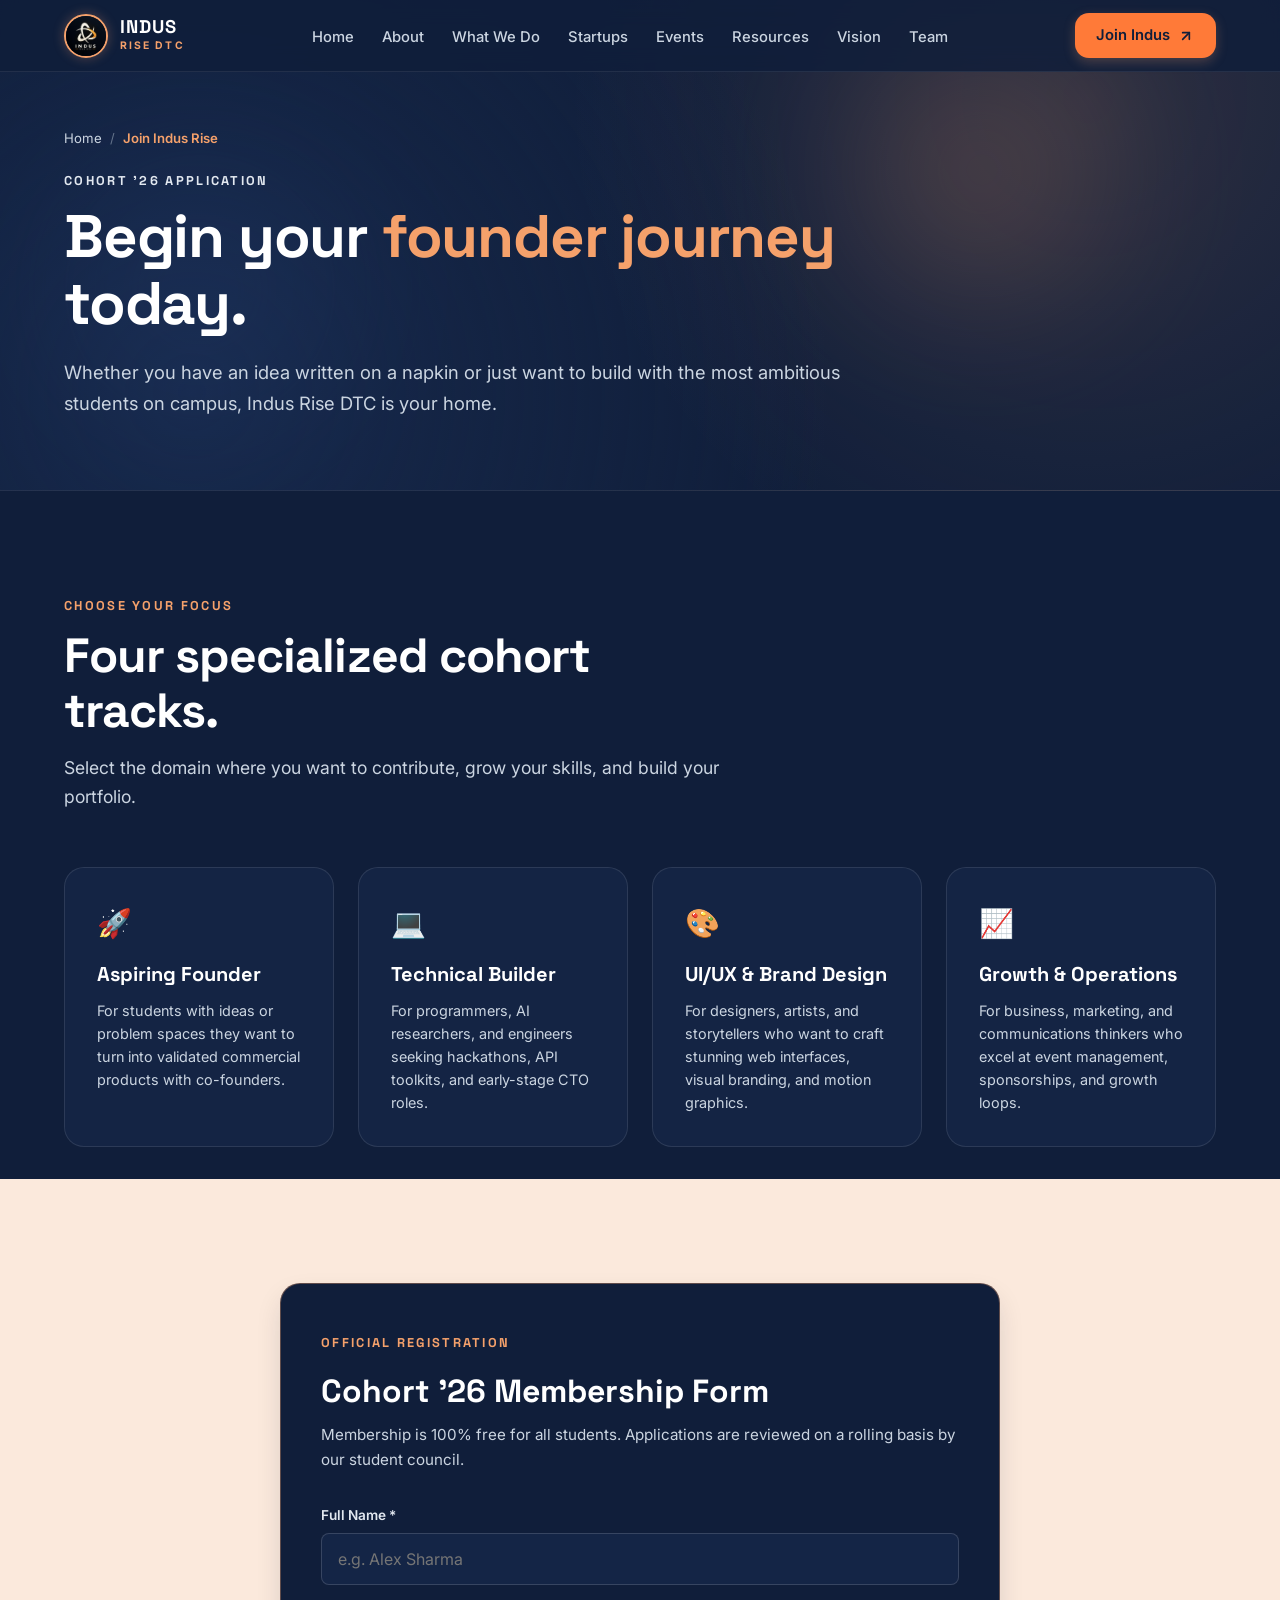
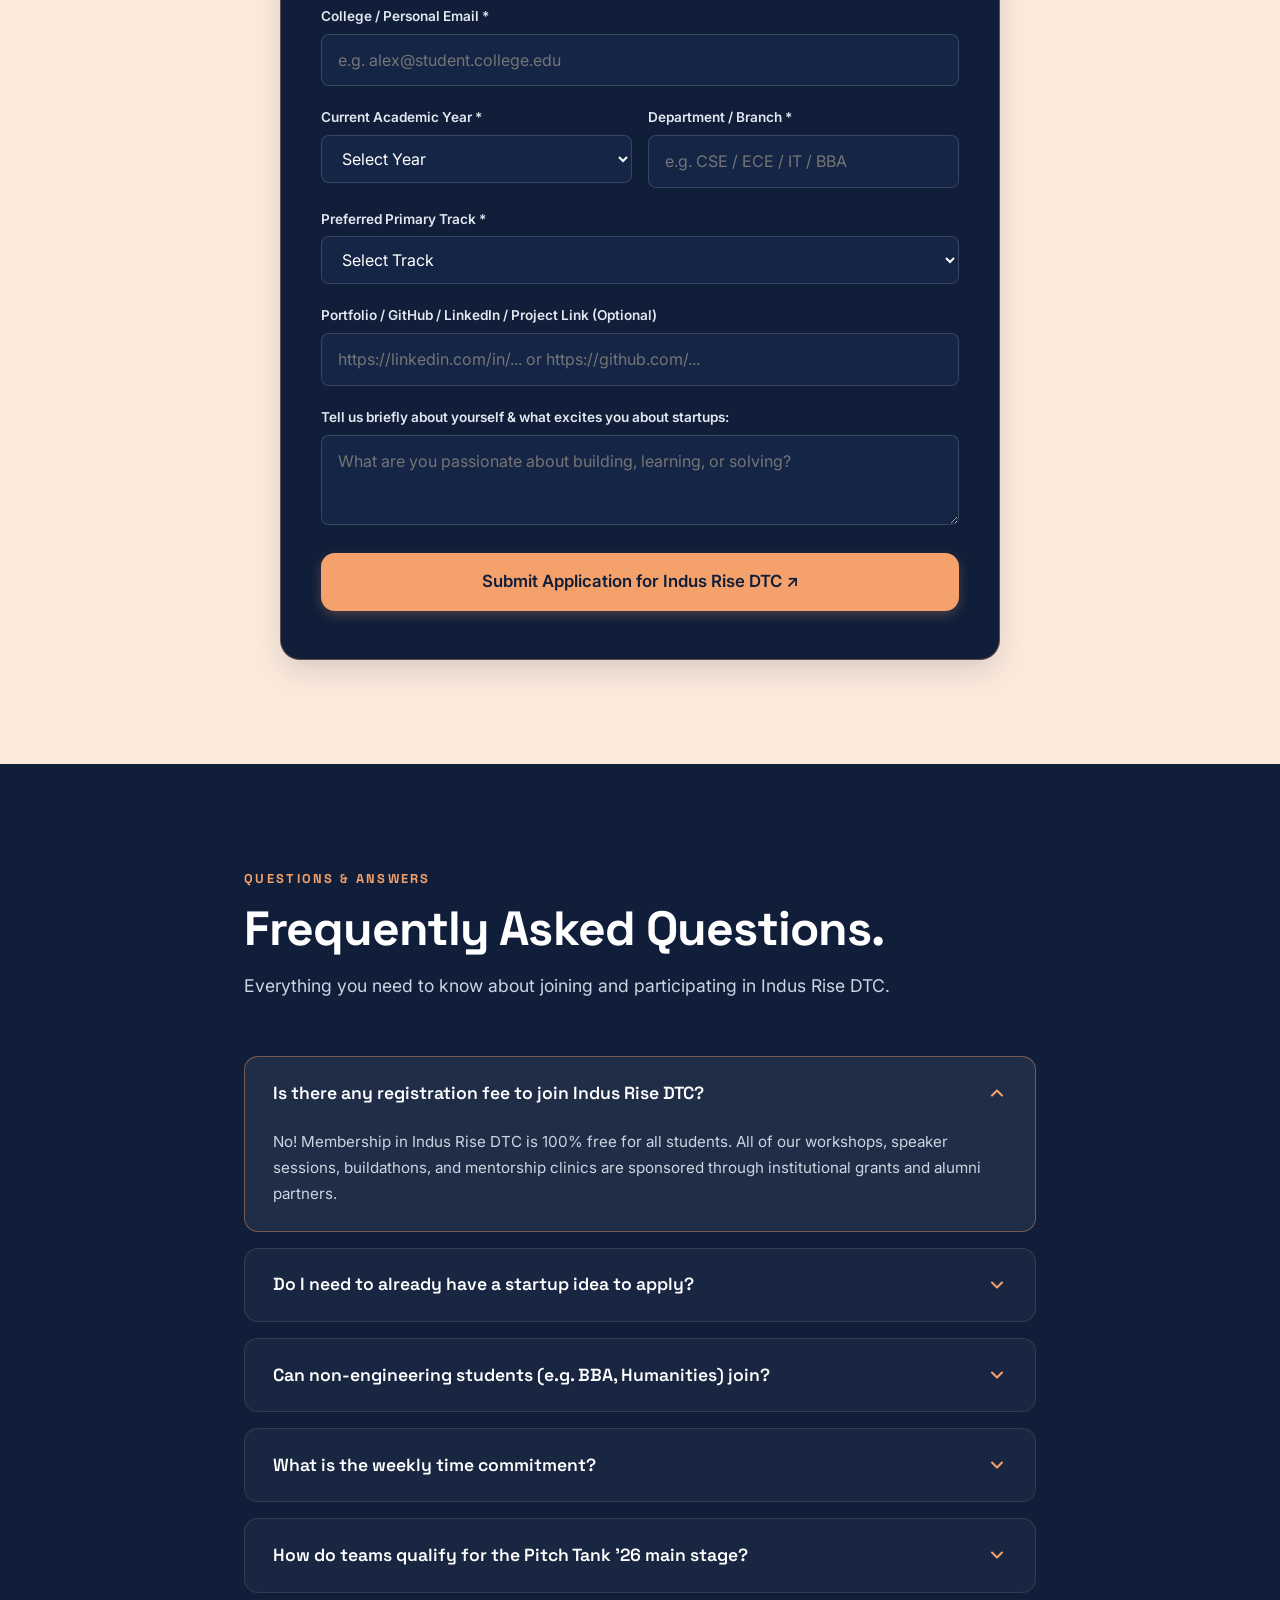
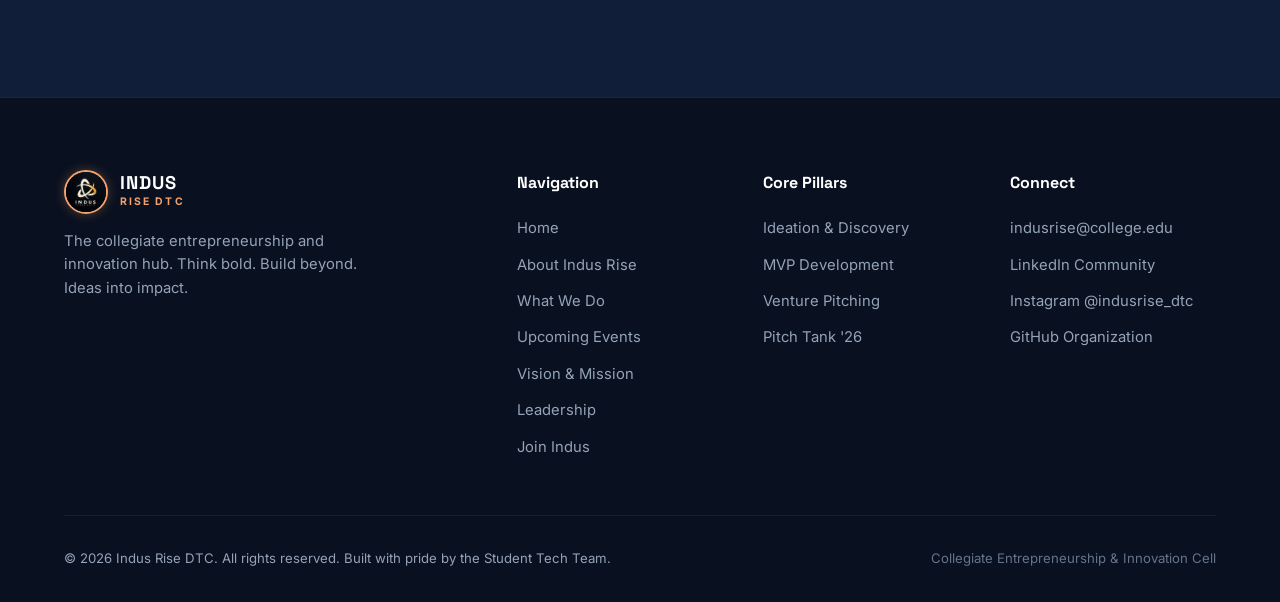
<file: join.html>
<!DOCTYPE html>
<html lang="en">
<head>
  <meta charset="UTF-8">
  <meta name="viewport" content="width=device-width, initial-scale=1.0">
  <meta name="description" content="Join Indus Rise DTC — Apply for membership in our student founder, engineering, and innovation cohort.">
  <title>Join Us — Indus Rise DTC</title>

  <!-- Favicon -->
  <link rel="icon" type="image/png" href="assets/logo.png">

  <!-- Google Fonts: Space Grotesk & Inter -->
  <link rel="preconnect" href="https://fonts.googleapis.com">
  <link rel="preconnect" href="https://fonts.gstatic.com" crossorigin>
  <link href="https://fonts.googleapis.com/css2?family=Inter:wght@400;500;600;700&family=Space+Grotesk:wght@500;600;700&display=swap" rel="stylesheet">

  <!-- Main Stylesheet -->
  <link rel="stylesheet" href="css/style.css">
</head>
<body>

  <!-- Interactive Branded Preloader -->
  <div id="preloader" class="preloader" aria-hidden="true">
    <div class="preloader-emblem">
      <div class="preloader-ring"></div>
      <div class="preloader-ring-outer"></div>
      <img src="assets/logo.png" alt="Indus Rise Logo" class="preloader-logo">
    </div>
    <div class="preloader-text">
      <span id="preloader-status-text">PREPARING ADMISSIONS PORTAL...</span>
    </div>
    <div class="preloader-bar-wrap">
      <div id="preloader-progress-bar" class="preloader-bar"></div>
    </div>
  </div>

  <!-- Top Scroll Progress Bar -->
  <div id="scroll-progress" aria-hidden="true"></div>

  <!-- Fixed Site Navigation Header -->
  <header class="site-header">
    <div class="nav-container">
      <a href="index.html" class="brand-logo" aria-label="Indus Rise Homepage">
        <img src="assets/logo.png" alt="Indus Rise DTC Logo" class="brand-logo-img">
        <div class="logo-text">
          <span class="logo-title">INDUS</span>
          <span class="logo-sub">RISE DTC</span>
        </div>
      </a>

      <ul class="nav-links">
        <li><a href="index.html">Home</a></li>
        <li><a href="about.html">About</a></li>
        <li><a href="pillars.html">What We Do</a></li>
        <li><a href="startups.html">Startups</a></li>
        <li><a href="events.html">Events</a></li>
        <li><a href="resources.html">Resources</a></li>
        <li><a href="vision.html">Vision</a></li>
        <li><a href="team.html">Team</a></li>
      </ul>

      <div class="nav-actions">
        <a href="join.html" class="btn btn-primary" style="background: #ff7a38;">
          Join Indus
          <svg width="16" height="16" viewBox="0 0 24 24" fill="none" stroke="currentColor" stroke-width="2.5" stroke-linecap="round" stroke-linejoin="round">
            <line x1="7" y1="17" x2="17" y2="7"></line>
            <polyline points="7 7 17 7 17 17"></polyline>
          </svg>
        </a>
        <button class="mobile-toggle" aria-label="Toggle navigation menu" aria-expanded="false">
          <span></span>
          <span></span>
          <span></span>
        </button>
      </div>
    </div>
  </header>

  <!-- Mobile Navigation Drawer -->
  <aside class="mobile-drawer" aria-label="Mobile Navigation">
    <ul class="mobile-nav-links">
      <li>
        <a href="index.html">
          <span>Home</span>
          <svg width="18" height="18" viewBox="0 0 24 24" fill="none" stroke="currentColor" stroke-width="2" stroke-linecap="round" stroke-linejoin="round"><path d="M3 9l9-7 9 7v11a2 2 0 0 1-2 2H5a2 2 0 0 1-2-2z"></path></svg>
        </a>
      </li>
      <li>
        <a href="about.html">
          <span>About Us</span>
          <svg width="18" height="18" viewBox="0 0 24 24" fill="none" stroke="currentColor" stroke-width="2" stroke-linecap="round" stroke-linejoin="round"><path d="M17 21v-2a4 4 0 0 0-4-4H5a4 4 0 0 0-4 4v2"></path><circle cx="9" cy="7" r="4"></circle></svg>
        </a>
      </li>
      <li>
        <a href="pillars.html">
          <span>What We Do</span>
          <svg width="18" height="18" viewBox="0 0 24 24" fill="none" stroke="currentColor" stroke-width="2"><polygon points="12 2 2 7 12 12 22 7 12 2"></polygon><polyline points="2 17 12 22 22 17"></polyline><polyline points="2 12 12 17 22 12"></polyline></svg>
        </a>
      </li>
      <li>
        <a href="startups.html">
          <span>Startups & MVPs</span>
          <svg width="18" height="18" viewBox="0 0 24 24" fill="none" stroke="currentColor" stroke-width="2"><path d="M13 2L3 14h9l-1 8 10-12h-9l1-8z"></path></svg>
        </a>
      </li>
      <li>
        <a href="events.html">
          <span>Events & Activities</span>
          <svg width="18" height="18" viewBox="0 0 24 24" fill="none" stroke="currentColor" stroke-width="2"><rect x="3" y="4" width="18" height="18" rx="2" ry="2"></rect><line x1="16" y1="2" x2="16" y2="6"></line><line x1="8" y1="2" x2="8" y2="6"></line><line x1="3" y1="10" x2="21" y2="10"></line></svg>
        </a>
      </li>
      <li>
        <a href="resources.html">
          <span>Founder Vault</span>
          <svg width="18" height="18" viewBox="0 0 24 24" fill="none" stroke="currentColor" stroke-width="2"><path d="M22 19a2 2 0 0 1-2 2H4a2 2 0 0 1-2-2V5a2 2 0 0 1 2-2h5l2 3h9a2 2 0 0 1 2 2z"></path></svg>
        </a>
      </li>
      <li>
        <a href="vision.html">
          <span>Vision & Mission</span>
          <svg width="18" height="18" viewBox="0 0 24 24" fill="none" stroke="currentColor" stroke-width="2" stroke-linecap="round" stroke-linejoin="round"><circle cx="12" cy="12" r="10"></circle><polygon points="16.24 7.76 14.12 14.12 7.76 16.24 9.88 9.88 16.24 7.76"></polygon></svg>
        </a>
      </li>
      <li>
        <a href="team.html">
          <span>Leadership Team</span>
          <svg width="18" height="18" viewBox="0 0 24 24" fill="none" stroke="currentColor" stroke-width="2" stroke-linecap="round" stroke-linejoin="round"><path d="M16 21v-2a4 4 0 0 0-4-4H6a4 4 0 0 0-4 4v2"></path><circle cx="9" cy="7" r="4"></circle><path d="M22 21v-2a4 4 0 0 0-3-3.87"></path><path d="M16 3.13a4 4 0 0 1 0 7.75"></path></svg>
        </a>
      </li>
      <li>
        <a href="join.html" class="active" style="background: rgba(245, 161, 107, 0.2); color: var(--color-peach-500);">
          <span>Join the Club</span>
          <svg width="18" height="18" viewBox="0 0 24 24" fill="none" stroke="currentColor" stroke-width="2" stroke-linecap="round" stroke-linejoin="round"><line x1="12" y1="5" x2="12" y2="19"></line><line x1="5" y1="12" x2="19" y2="12"></line></svg>
        </a>
      </li>
    </ul>
  </aside>

  <!-- ========================================================================
       PAGE BANNER
       ======================================================================== -->
  <section class="page-banner">
    <div class="ambient-canvas-wrap" aria-hidden="true">
      <div class="glow-orb glow-orb-peach" style="width: 340px; height: 340px; top: 0%; right: 10%;"></div>
      <div class="glow-orb glow-orb-navy" style="width: 400px; height: 400px; bottom: 0%; left: 0%;"></div>
    </div>

    <div class="section-container">
      <div class="page-banner-content reveal">
        <nav class="breadcrumbs" aria-label="Breadcrumbs">
          <a href="index.html">Home</a>
          <span class="sep">/</span>
          <span class="current">Join Indus Rise</span>
        </nav>

        <span class="section-tag">COHORT '26 APPLICATION</span>
        <h1 class="page-banner-title">
          Begin your <span style="color: var(--color-peach-500);">founder journey</span> today.
        </h1>
        <p class="page-banner-desc">
          Whether you have an idea written on a napkin or just want to build with the most ambitious students on campus, Indus Rise DTC is your home.
        </p>
      </div>
    </div>
  </section>

  <!-- ========================================================================
       MEMBERSHIP TRACKS
       ======================================================================== -->
  <section class="section theme-dark" style="padding-bottom: 2rem;">
    <div class="section-container">
      <div class="section-header reveal">
        <span class="section-tag">CHOOSE YOUR FOCUS</span>
        <h2 class="section-title">Four specialized cohort tracks.</h2>
        <p class="section-desc">
          Select the domain where you want to contribute, grow your skills, and build your portfolio.
        </p>
      </div>

      <div style="display: grid; grid-template-columns: repeat(auto-fit, minmax(260px, 1fr)); gap: 1.5rem;" class="reveal">
        <!-- Track 1 -->
        <div class="card-glow-spot" style="background: rgba(24, 43, 79, 0.5); border: 1px solid rgba(255, 255, 255, 0.1); border-radius: var(--border-radius-lg); padding: 2rem;">
          <span style="font-size: 1.75rem; margin-bottom: 0.75rem; display: block;">🚀</span>
          <h3 style="font-family: var(--font-heading); color: var(--color-white); font-size: 1.25rem; margin-bottom: 0.5rem;">Aspiring Founder</h3>
          <p style="color: var(--color-slate-300); font-size: 0.9rem; line-height: 1.6;">
            For students with ideas or problem spaces they want to turn into validated commercial products with co-founders.
          </p>
        </div>

        <!-- Track 2 -->
        <div class="card-glow-spot" style="background: rgba(24, 43, 79, 0.5); border: 1px solid rgba(255, 255, 255, 0.1); border-radius: var(--border-radius-lg); padding: 2rem;">
          <span style="font-size: 1.75rem; margin-bottom: 0.75rem; display: block;">💻</span>
          <h3 style="font-family: var(--font-heading); color: var(--color-white); font-size: 1.25rem; margin-bottom: 0.5rem;">Technical Builder</h3>
          <p style="color: var(--color-slate-300); font-size: 0.9rem; line-height: 1.6;">
            For programmers, AI researchers, and engineers seeking hackathons, API toolkits, and early-stage CTO roles.
          </p>
        </div>

        <!-- Track 3 -->
        <div class="card-glow-spot" style="background: rgba(24, 43, 79, 0.5); border: 1px solid rgba(255, 255, 255, 0.1); border-radius: var(--border-radius-lg); padding: 2rem;">
          <span style="font-size: 1.75rem; margin-bottom: 0.75rem; display: block;">🎨</span>
          <h3 style="font-family: var(--font-heading); color: var(--color-white); font-size: 1.25rem; margin-bottom: 0.5rem;">UI/UX & Brand Design</h3>
          <p style="color: var(--color-slate-300); font-size: 0.9rem; line-height: 1.6;">
            For designers, artists, and storytellers who want to craft stunning web interfaces, visual branding, and motion graphics.
          </p>
        </div>

        <!-- Track 4 -->
        <div class="card-glow-spot" style="background: rgba(24, 43, 79, 0.5); border: 1px solid rgba(255, 255, 255, 0.1); border-radius: var(--border-radius-lg); padding: 2rem;">
          <span style="font-size: 1.75rem; margin-bottom: 0.75rem; display: block;">📈</span>
          <h3 style="font-family: var(--font-heading); color: var(--color-white); font-size: 1.25rem; margin-bottom: 0.5rem;">Growth & Operations</h3>
          <p style="color: var(--color-slate-300); font-size: 0.9rem; line-height: 1.6;">
            For business, marketing, and communications thinkers who excel at event management, sponsorships, and growth loops.
          </p>
        </div>
      </div>
    </div>
  </section>

  <!-- ========================================================================
       APPLICATION FORM SECTION
       ======================================================================== -->
  <section class="section theme-peach">
    <div class="section-container">
      <div style="max-width: 720px; margin: 0 auto; background: var(--color-navy-900); border-radius: var(--border-radius-lg); padding: 3rem 2.5rem; border: 1px solid rgba(245, 161, 107, 0.35); box-shadow: var(--shadow-lg);" class="reveal">
        <div style="margin-bottom: 2rem;">
          <span class="section-tag" style="color: var(--color-peach-500);">OFFICIAL REGISTRATION</span>
          <h2 style="font-family: var(--font-heading); color: var(--color-white); font-size: 2rem; font-weight: 700;">Cohort '26 Membership Form</h2>
          <p style="color: var(--color-slate-300); font-size: 0.95rem; margin-top: 0.25rem;">
            Membership is 100% free for all students. Applications are reviewed on a rolling basis by our student council.
          </p>
        </div>

        <form id="dedicated-join-form">
          <div class="form-group">
            <label class="form-label" for="app-full-name">Full Name *</label>
            <input type="text" id="app-full-name" class="form-input" placeholder="e.g. Alex Sharma" required>
          </div>

          <div class="form-group">
            <label class="form-label" for="app-email">College / Personal Email *</label>
            <input type="email" id="app-email" class="form-input" placeholder="e.g. alex@student.college.edu" required>
          </div>

          <div style="display: grid; grid-template-columns: 1fr 1fr; gap: 1rem;">
            <div class="form-group">
              <label class="form-label" for="app-year">Current Academic Year *</label>
              <select id="app-year" class="form-select" required>
                <option value="" disabled selected>Select Year</option>
                <option value="1st Year">1st Year (Freshman)</option>
                <option value="2nd Year">2nd Year (Sophomore)</option>
                <option value="3rd Year">3rd Year (Junior)</option>
                <option value="4th Year">4th Year (Senior)</option>
              </select>
            </div>

            <div class="form-group">
              <label class="form-label" for="app-dept">Department / Branch *</label>
              <input type="text" id="app-dept" class="form-input" placeholder="e.g. CSE / ECE / IT / BBA" required>
            </div>
          </div>

          <div class="form-group">
            <label class="form-label" for="app-track">Preferred Primary Track *</label>
            <select id="app-track" class="form-select" required>
              <option value="" disabled selected>Select Track</option>
              <option value="Aspiring Founder">Track 1: Aspiring Founder (Have an idea / Want to launch)</option>
              <option value="Technical Builder">Track 2: Technical Builder (Software / AI / Engineering)</option>
              <option value="Design & UI/UX">Track 3: UI/UX & Brand Design (Creative / Media)</option>
              <option value="Operations & Growth">Track 4: Operations & Growth (Marketing / Events / PR)</option>
            </select>
          </div>

          <div class="form-group">
            <label class="form-label" for="app-links">Portfolio / GitHub / LinkedIn / Project Link (Optional)</label>
            <input type="url" id="app-links" class="form-input" placeholder="https://linkedin.com/in/... or https://github.com/...">
          </div>

          <div class="form-group">
            <label class="form-label" for="app-about">Tell us briefly about yourself & what excites you about startups:</label>
            <textarea id="app-about" class="form-textarea" placeholder="What are you passionate about building, learning, or solving?"></textarea>
          </div>

          <button type="submit" class="btn btn-primary" style="width: 100%; padding: 0.95rem; font-size: 1.05rem; margin-top: 0.5rem;">
            Submit Application for Indus Rise DTC ↗
          </button>
        </form>
      </div>
    </div>
  </section>

  <!-- ========================================================================
       FAQ ACCORDION SECTION
       ======================================================================== -->
  <section class="section theme-dark">
    <div class="section-container" style="max-width: 840px;">
      <div class="section-header reveal">
        <span class="section-tag">QUESTIONS & ANSWERS</span>
        <h2 class="section-title">Frequently Asked Questions.</h2>
        <p class="section-desc">
          Everything you need to know about joining and participating in Indus Rise DTC.
        </p>
      </div>

      <div class="accordion-group reveal">
        <!-- FAQ 1 -->
        <div class="accordion-item active">
          <button class="accordion-header" type="button">
            <span>Is there any registration fee to join Indus Rise DTC?</span>
            <svg class="accordion-icon" viewBox="0 0 24 24" fill="none" stroke="currentColor" stroke-width="2.5" stroke-linecap="round" stroke-linejoin="round">
              <polyline points="6 9 12 15 18 9"></polyline>
            </svg>
          </button>
          <div class="accordion-body" style="max-height: 200px;">
            No! Membership in Indus Rise DTC is 100% free for all students. All of our workshops, speaker sessions, buildathons, and mentorship clinics are sponsored through institutional grants and alumni partners.
          </div>
        </div>

        <!-- FAQ 2 -->
        <div class="accordion-item">
          <button class="accordion-header" type="button">
            <span>Do I need to already have a startup idea to apply?</span>
            <svg class="accordion-icon" viewBox="0 0 24 24" fill="none" stroke="currentColor" stroke-width="2.5" stroke-linecap="round" stroke-linejoin="round">
              <polyline points="6 9 12 15 18 9"></polyline>
            </svg>
          </button>
          <div class="accordion-body">
            Not at all. More than 60% of our members join simply with curiosity to learn how modern tech and consumer businesses are built. Our Pillar 01 (Ideation) is specifically structured to teach you how to discover genuine market friction points and form teams.
          </div>
        </div>

        <!-- FAQ 3 -->
        <div class="accordion-item">
          <button class="accordion-header" type="button">
            <span>Can non-engineering students (e.g. BBA, Humanities) join?</span>
            <svg class="accordion-icon" viewBox="0 0 24 24" fill="none" stroke="currentColor" stroke-width="2.5" stroke-linecap="round" stroke-linejoin="round">
              <polyline points="6 9 12 15 18 9"></polyline>
            </svg>
          </button>
          <div class="accordion-body">
            Absolutely! Successful startups require cross-disciplinary teams. Having business strategists, copywriters, and operational organizers working alongside developers is what makes Indus Rise ventures so well-rounded.
          </div>
        </div>

        <!-- FAQ 4 -->
        <div class="accordion-item">
          <button class="accordion-header" type="button">
            <span>What is the weekly time commitment?</span>
            <svg class="accordion-icon" viewBox="0 0 24 24" fill="none" stroke="currentColor" stroke-width="2.5" stroke-linecap="round" stroke-linejoin="round">
              <polyline points="6 9 12 15 18 9"></polyline>
            </svg>
          </button>
          <div class="accordion-body">
            Around 3–5 hours per week. We are students ourselves and deliberately calibrate all schedules around semester exams, assignment submissions, and college breaks.
          </div>
        </div>

        <!-- FAQ 5 -->
        <div class="accordion-item">
          <button class="accordion-header" type="button">
            <span>How do teams qualify for the Pitch Tank '26 main stage?</span>
            <svg class="accordion-icon" viewBox="0 0 24 24" fill="none" stroke="currentColor" stroke-width="2.5" stroke-linecap="round" stroke-linejoin="round">
              <polyline points="6 9 12 15 18 9"></polyline>
            </svg>
          </button>
          <div class="accordion-body">
            Teams submit an initial lean canvas and working demo or prototype during the qualifying round. Our advisory panel shortlists the top 10 finalists based on market validation and execution feasibility.
          </div>
        </div>
      </div>
    </div>
  </section>

  <!-- ========================================================================
       FOOTER
       ======================================================================== -->
  <footer class="site-footer">
    <div class="section-container">
      <div class="footer-top">
        <div class="footer-brand">
          <div class="brand-logo">
            <img src="assets/logo.png" alt="Indus Rise Logo" class="brand-logo-img">
            <div class="logo-text">
              <span class="logo-title">INDUS</span>
              <span class="logo-sub">RISE DTC</span>
            </div>
          </div>
          <p class="footer-desc">
            The collegiate entrepreneurship and innovation hub. Think bold. Build beyond. Ideas into impact.
          </p>
        </div>

        <div class="footer-nav-col">
          <h5>Navigation</h5>
          <ul class="footer-links">
            <li><a href="index.html">Home</a></li>
            <li><a href="about.html">About Indus Rise</a></li>
            <li><a href="pillars.html">What We Do</a></li>
            <li><a href="events.html">Upcoming Events</a></li>
            <li><a href="vision.html">Vision & Mission</a></li>
            <li><a href="team.html">Leadership</a></li>
            <li><a href="join.html">Join Indus</a></li>
          </ul>
        </div>

        <div class="footer-nav-col">
          <h5>Core Pillars</h5>
          <ul class="footer-links">
            <li><a href="pillars.html">Ideation & Discovery</a></li>
            <li><a href="pillars.html">MVP Development</a></li>
            <li><a href="pillars.html">Venture Pitching</a></li>
            <li><a href="events.html">Pitch Tank '26</a></li>
          </ul>
        </div>

        <div class="footer-nav-col">
          <h5>Connect</h5>
          <ul class="footer-links">
            <li><a href="mailto:indusrise@college.edu">indusrise@college.edu</a></li>
            <li><a href="#">LinkedIn Community</a></li>
            <li><a href="#">Instagram @indusrise_dtc</a></li>
            <li><a href="#">GitHub Organization</a></li>
          </ul>
        </div>
      </div>

      <div class="footer-bottom">
        <p>&copy; 2026 Indus Rise DTC. All rights reserved. Built with pride by the Student Tech Team.</p>
        <p style="color: var(--color-slate-500);">Collegiate Entrepreneurship & Innovation Cell</p>
      </div>
    </div>
  </footer>

  <button id="back-to-top" class="back-to-top-btn" aria-label="Back to top">
    <svg width="20" height="20" viewBox="0 0 24 24" fill="none" stroke="currentColor" stroke-width="2.5" stroke-linecap="round" stroke-linejoin="round">
      <polyline points="18 15 12 9 6 15"></polyline>
    </svg>
  </button>

  <!-- Toast Notification Feedback -->
  <div id="toast-notice" class="toast-notice" role="status" aria-live="polite">
    <svg width="20" height="20" viewBox="0 0 24 24" fill="none" stroke="#F5A16B" stroke-width="2.5" stroke-linecap="round" stroke-linejoin="round">
      <path d="M22 11.08V12a10 10 0 1 1-5.93-9.14"></path>
      <polyline points="22 4 12 14.01 9 11.01"></polyline>
    </svg>
    <span class="toast-text">Application submitted successfully!</span>
  </div>

  <script src="js/main.js"></script>
</body>
</html>
</file>
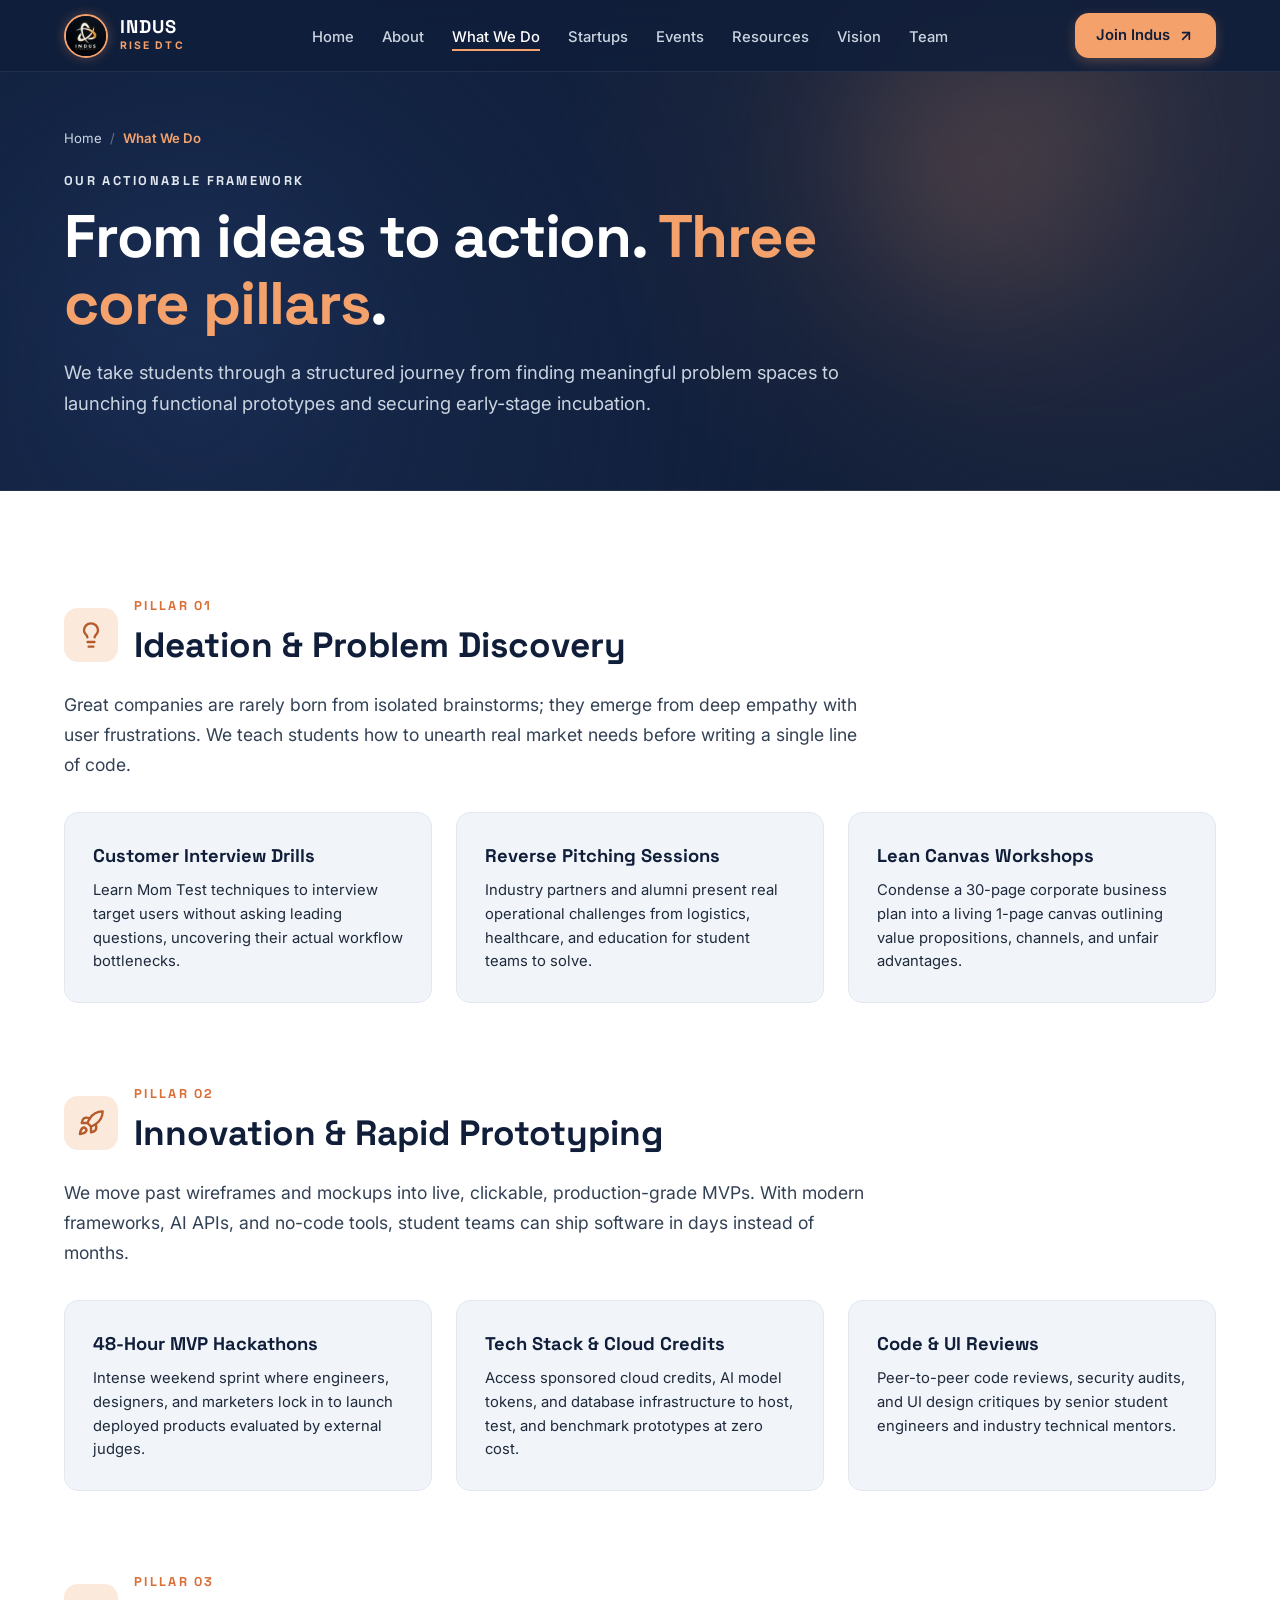
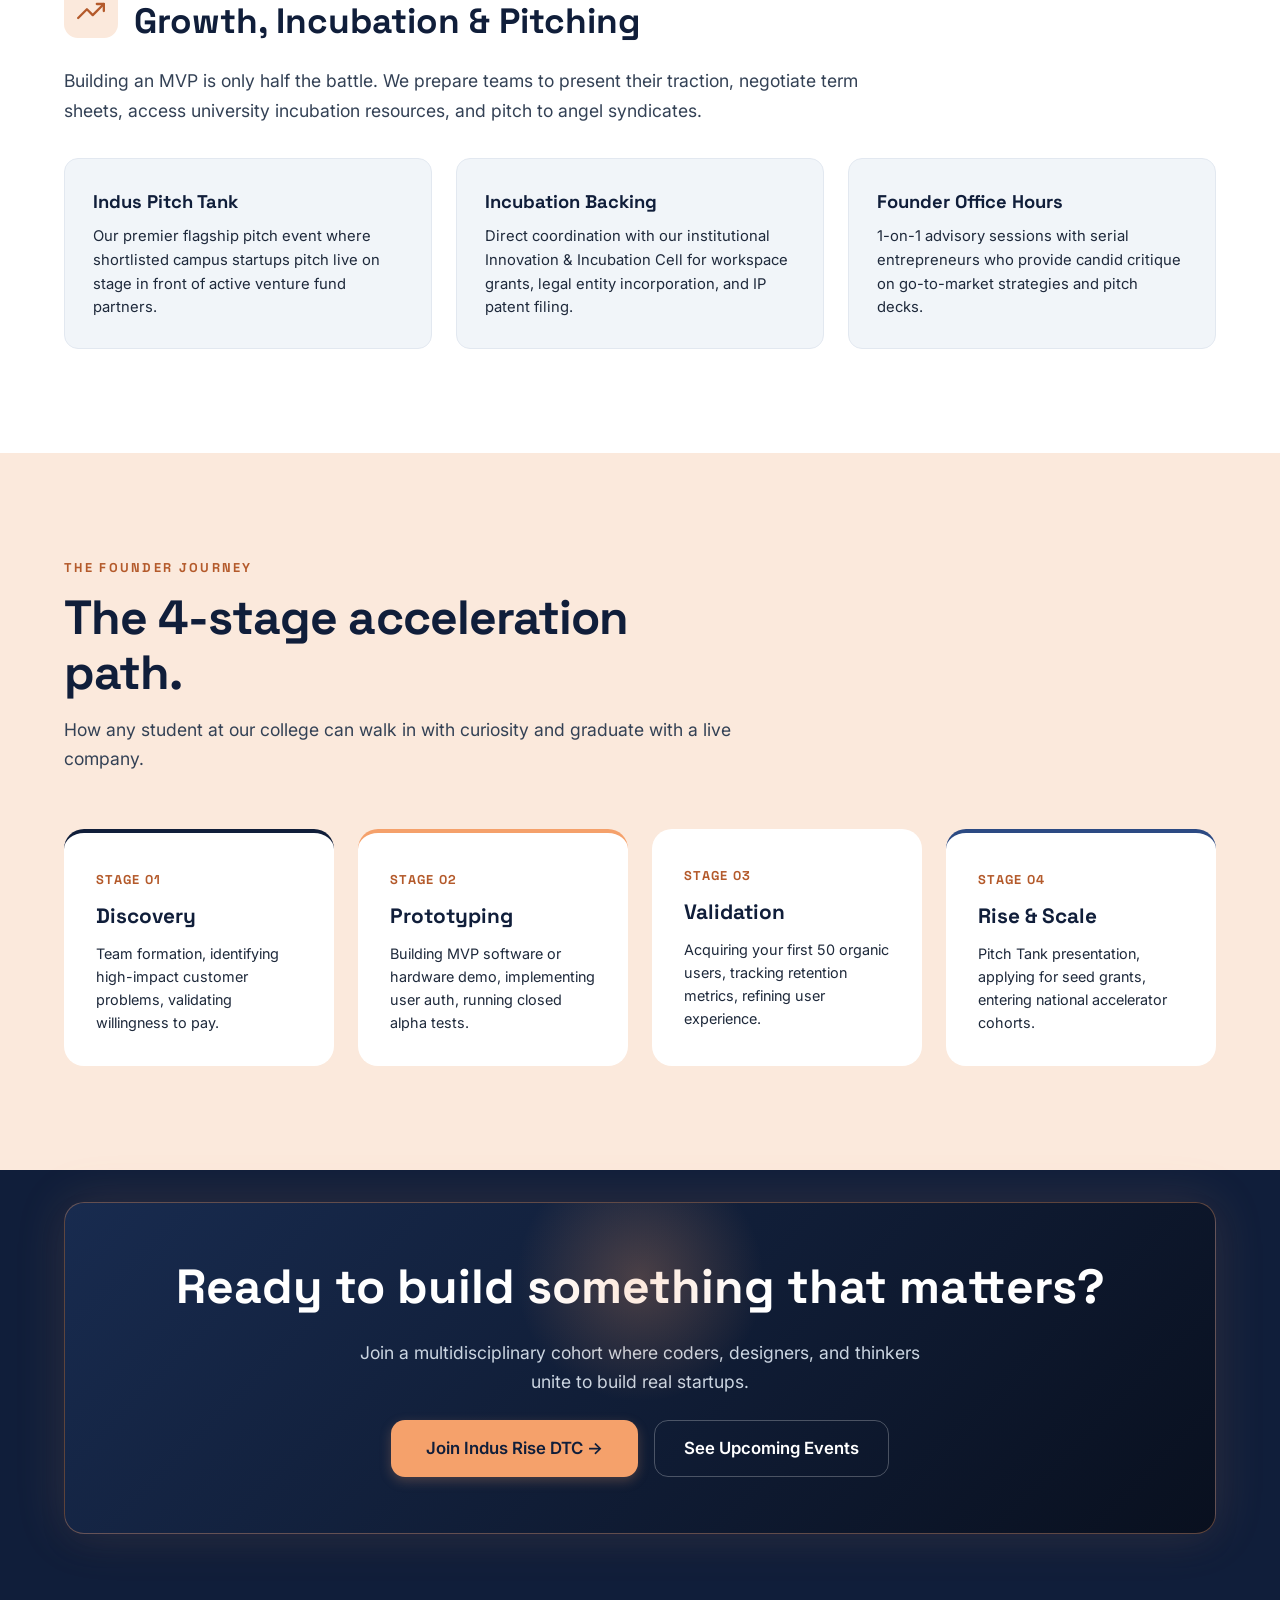
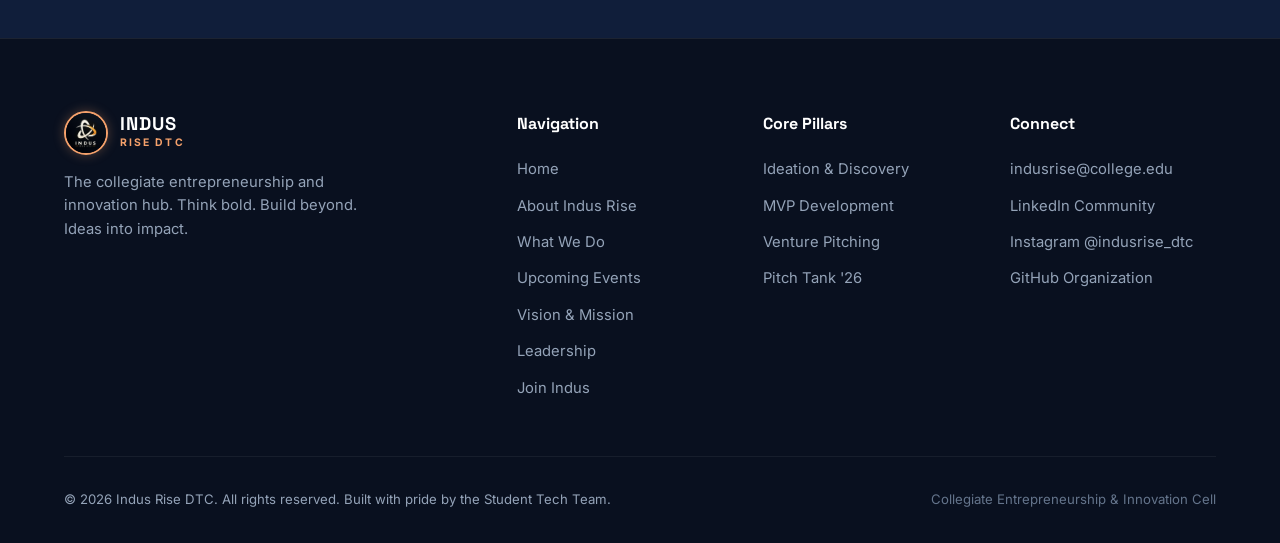
<file: pillars.html>
<!DOCTYPE html>
<html lang="en">
<head>
  <meta charset="UTF-8">
  <meta name="viewport" content="width=device-width, initial-scale=1.0">
  <meta name="description" content="What We Do — Discover the 3 core action pillars of Indus Rise DTC: Ideation, Innovation, and Growth.">
  <title>What We Do — Indus Rise DTC</title>

  <!-- Favicon -->
  <link rel="icon" type="image/png" href="assets/logo.png">

  <!-- Google Fonts: Space Grotesk & Inter -->
  <link rel="preconnect" href="https://fonts.googleapis.com">
  <link rel="preconnect" href="https://fonts.gstatic.com" crossorigin>
  <link href="https://fonts.googleapis.com/css2?family=Inter:wght@400;500;600;700&family=Space+Grotesk:wght@500;600;700&display=swap" rel="stylesheet">

  <!-- Main Stylesheet -->
  <link rel="stylesheet" href="css/style.css">
</head>
<body>

  <!-- Interactive Branded Preloader -->
  <div id="preloader" class="preloader" aria-hidden="true">
    <div class="preloader-emblem">
      <div class="preloader-ring"></div>
      <div class="preloader-ring-outer"></div>
      <img src="assets/logo.png" alt="Indus Rise Logo" class="preloader-logo">
    </div>
    <div class="preloader-text">
      <span id="preloader-status-text">LOADING CORE PILLARS...</span>
    </div>
    <div class="preloader-bar-wrap">
      <div id="preloader-progress-bar" class="preloader-bar"></div>
    </div>
  </div>

  <!-- Top Scroll Progress Bar -->
  <div id="scroll-progress" aria-hidden="true"></div>

  <!-- Fixed Site Navigation Header -->
  <header class="site-header">
    <div class="nav-container">
      <a href="index.html" class="brand-logo" aria-label="Indus Rise Homepage">
        <img src="assets/logo.png" alt="Indus Rise DTC Logo" class="brand-logo-img">
        <div class="logo-text">
          <span class="logo-title">INDUS</span>
          <span class="logo-sub">RISE DTC</span>
        </div>
      </a>

      <ul class="nav-links">
        <li><a href="index.html">Home</a></li>
        <li><a href="about.html">About</a></li>
        <li><a href="pillars.html" class="active">What We Do</a></li>
        <li><a href="startups.html">Startups</a></li>
        <li><a href="events.html">Events</a></li>
        <li><a href="resources.html">Resources</a></li>
        <li><a href="vision.html">Vision</a></li>
        <li><a href="team.html">Team</a></li>
      </ul>

      <div class="nav-actions">
        <a href="join.html" class="btn btn-primary">
          Join Indus
          <svg width="16" height="16" viewBox="0 0 24 24" fill="none" stroke="currentColor" stroke-width="2.5" stroke-linecap="round" stroke-linejoin="round">
            <line x1="7" y1="17" x2="17" y2="7"></line>
            <polyline points="7 7 17 7 17 17"></polyline>
          </svg>
        </a>
        <button class="mobile-toggle" aria-label="Toggle navigation menu" aria-expanded="false">
          <span></span>
          <span></span>
          <span></span>
        </button>
      </div>
    </div>
  </header>

  <!-- Mobile Navigation Drawer -->
  <aside class="mobile-drawer" aria-label="Mobile Navigation">
    <ul class="mobile-nav-links">
      <li>
        <a href="index.html">
          <span>Home</span>
          <svg width="18" height="18" viewBox="0 0 24 24" fill="none" stroke="currentColor" stroke-width="2" stroke-linecap="round" stroke-linejoin="round"><path d="M3 9l9-7 9 7v11a2 2 0 0 1-2 2H5a2 2 0 0 1-2-2z"></path></svg>
        </a>
      </li>
      <li>
        <a href="about.html">
          <span>About Us</span>
          <svg width="18" height="18" viewBox="0 0 24 24" fill="none" stroke="currentColor" stroke-width="2" stroke-linecap="round" stroke-linejoin="round"><path d="M17 21v-2a4 4 0 0 0-4-4H5a4 4 0 0 0-4 4v2"></path><circle cx="9" cy="7" r="4"></circle></svg>
        </a>
      </li>
      <li>
        <a href="pillars.html" class="active">
          <span>What We Do</span>
          <svg width="18" height="18" viewBox="0 0 24 24" fill="none" stroke="currentColor" stroke-width="2"><polygon points="12 2 2 7 12 12 22 7 12 2"></polygon><polyline points="2 17 12 22 22 17"></polyline><polyline points="2 12 12 17 22 12"></polyline></svg>
        </a>
      </li>
      <li>
        <a href="startups.html">
          <span>Startups & MVPs</span>
          <svg width="18" height="18" viewBox="0 0 24 24" fill="none" stroke="currentColor" stroke-width="2"><path d="M13 2L3 14h9l-1 8 10-12h-9l1-8z"></path></svg>
        </a>
      </li>
      <li>
        <a href="events.html">
          <span>Events & Activities</span>
          <svg width="18" height="18" viewBox="0 0 24 24" fill="none" stroke="currentColor" stroke-width="2"><rect x="3" y="4" width="18" height="18" rx="2" ry="2"></rect><line x1="16" y1="2" x2="16" y2="6"></line><line x1="8" y1="2" x2="8" y2="6"></line><line x1="3" y1="10" x2="21" y2="10"></line></svg>
        </a>
      </li>
      <li>
        <a href="resources.html">
          <span>Founder Vault</span>
          <svg width="18" height="18" viewBox="0 0 24 24" fill="none" stroke="currentColor" stroke-width="2"><path d="M22 19a2 2 0 0 1-2 2H4a2 2 0 0 1-2-2V5a2 2 0 0 1 2-2h5l2 3h9a2 2 0 0 1 2 2z"></path></svg>
        </a>
      </li>
      <li>
        <a href="vision.html">
          <span>Vision & Mission</span>
          <svg width="18" height="18" viewBox="0 0 24 24" fill="none" stroke="currentColor" stroke-width="2" stroke-linecap="round" stroke-linejoin="round"><circle cx="12" cy="12" r="10"></circle><polygon points="16.24 7.76 14.12 14.12 7.76 16.24 9.88 9.88 16.24 7.76"></polygon></svg>
        </a>
      </li>
      <li>
        <a href="team.html">
          <span>Leadership Team</span>
          <svg width="18" height="18" viewBox="0 0 24 24" fill="none" stroke="currentColor" stroke-width="2" stroke-linecap="round" stroke-linejoin="round"><path d="M16 21v-2a4 4 0 0 0-4-4H6a4 4 0 0 0-4 4v2"></path><circle cx="9" cy="7" r="4"></circle><path d="M22 21v-2a4 4 0 0 0-3-3.87"></path><path d="M16 3.13a4 4 0 0 1 0 7.75"></path></svg>
        </a>
      </li>
      <li>
        <a href="join.html" style="background: rgba(245, 161, 107, 0.2); color: var(--color-peach-500);">
          <span>Join the Club</span>
          <svg width="18" height="18" viewBox="0 0 24 24" fill="none" stroke="currentColor" stroke-width="2" stroke-linecap="round" stroke-linejoin="round"><line x1="12" y1="5" x2="12" y2="19"></line><line x1="5" y1="12" x2="19" y2="12"></line></svg>
        </a>
      </li>
    </ul>
  </aside>

  <!-- ========================================================================
       PAGE BANNER
       ======================================================================== -->
  <section class="page-banner">
    <div class="ambient-canvas-wrap" aria-hidden="true">
      <div class="glow-orb glow-orb-peach" style="width: 340px; height: 340px; top: 0%; right: 10%;"></div>
      <div class="glow-orb glow-orb-navy" style="width: 400px; height: 400px; bottom: 0%; left: 0%;"></div>
    </div>

    <div class="section-container">
      <div class="page-banner-content reveal">
        <nav class="breadcrumbs" aria-label="Breadcrumbs">
          <a href="index.html">Home</a>
          <span class="sep">/</span>
          <span class="current">What We Do</span>
        </nav>

        <span class="section-tag">OUR ACTIONABLE FRAMEWORK</span>
        <h1 class="page-banner-title">
          From ideas to action. <span style="color: var(--color-peach-500);">Three core pillars</span>.
        </h1>
        <p class="page-banner-desc">
          We take students through a structured journey from finding meaningful problem spaces to launching functional prototypes and securing early-stage incubation.
        </p>
      </div>
    </div>
  </section>

  <!-- ========================================================================
       PILLARS IN-DEPTH BREAKDOWN
       ======================================================================== -->
  <section class="section theme-white">
    <div class="section-container">
      <!-- Pillar 1: Ideation -->
      <div style="margin-bottom: 5rem;" class="reveal">
        <div style="display: flex; align-items: center; gap: 1rem; margin-bottom: 1rem;">
          <div style="width: 54px; height: 54px; border-radius: var(--border-radius-md); background: var(--color-peach-100); color: var(--color-peach-700); display: flex; align-items: center; justify-content: center;">
            <svg width="28" height="28" viewBox="0 0 24 24" fill="none" stroke="currentColor" stroke-width="2" stroke-linecap="round" stroke-linejoin="round">
              <path d="M9 18h6"></path>
              <path d="M10 22h4"></path>
              <path d="M15.09 14c.18-.98.65-1.74 1.41-2.5A4.65 4.65 0 0 0 18 8 6 6 0 0 0 6 8c0 1 .23 2.23 1.5 3.5A4.61 4.61 0 0 1 8.91 14"></path>
            </svg>
          </div>
          <div>
            <span class="section-tag" style="margin-bottom: 0;">PILLAR 01</span>
            <h2 style="font-family: var(--font-heading); color: var(--color-navy-900); font-size: 2.2rem; font-weight: 700;">Ideation & Problem Discovery</h2>
          </div>
        </div>

        <p style="color: var(--color-slate-700); font-size: 1.1rem; line-height: 1.7; max-width: 800px; margin-bottom: 2rem;">
          Great companies are rarely born from isolated brainstorms; they emerge from deep empathy with user frustrations. We teach students how to unearth real market needs before writing a single line of code.
        </p>

        <div style="display: grid; grid-template-columns: repeat(auto-fit, minmax(280px, 1fr)); gap: 1.5rem;">
          <div class="card-glow-spot" style="background: var(--color-slate-100); border: 1px solid var(--color-slate-200); border-radius: var(--border-radius-md); padding: 1.75rem;">
            <h4 style="font-family: var(--font-heading); color: var(--color-navy-900); font-size: 1.15rem; margin-bottom: 0.5rem;">Customer Interview Drills</h4>
            <p style="color: var(--color-slate-600); font-size: 0.925rem; line-height: 1.6;">
              Learn Mom Test techniques to interview target users without asking leading questions, uncovering their actual workflow bottlenecks.
            </p>
          </div>

          <div class="card-glow-spot" style="background: var(--color-slate-100); border: 1px solid var(--color-slate-200); border-radius: var(--border-radius-md); padding: 1.75rem;">
            <h4 style="font-family: var(--font-heading); color: var(--color-navy-900); font-size: 1.15rem; margin-bottom: 0.5rem;">Reverse Pitching Sessions</h4>
            <p style="color: var(--color-slate-600); font-size: 0.925rem; line-height: 1.6;">
              Industry partners and alumni present real operational challenges from logistics, healthcare, and education for student teams to solve.
            </p>
          </div>

          <div class="card-glow-spot" style="background: var(--color-slate-100); border: 1px solid var(--color-slate-200); border-radius: var(--border-radius-md); padding: 1.75rem;">
            <h4 style="font-family: var(--font-heading); color: var(--color-navy-900); font-size: 1.15rem; margin-bottom: 0.5rem;">Lean Canvas Workshops</h4>
            <p style="color: var(--color-slate-600); font-size: 0.925rem; line-height: 1.6;">
              Condense a 30-page corporate business plan into a living 1-page canvas outlining value propositions, channels, and unfair advantages.
            </p>
          </div>
        </div>
      </div>

      <!-- Pillar 2: Innovation -->
      <div style="margin-bottom: 5rem;" class="reveal">
        <div style="display: flex; align-items: center; gap: 1rem; margin-bottom: 1rem;">
          <div style="width: 54px; height: 54px; border-radius: var(--border-radius-md); background: var(--color-peach-100); color: var(--color-peach-700); display: flex; align-items: center; justify-content: center;">
            <svg width="28" height="28" viewBox="0 0 24 24" fill="none" stroke="currentColor" stroke-width="2" stroke-linecap="round" stroke-linejoin="round">
              <path d="M4.5 16.5c-1.5 1.26-2 5-2 5s3.74-.5 5-2c.71-.84.7-2.13-.09-2.91a2.18 2.18 0 0 0-2.91-.09z"></path>
              <path d="m12 15-3-3a22 22 0 0 1 2-3.95A12.88 12.88 0 0 1 22 2c0 2.72-.78 7.5-6 11a22.35 22.35 0 0 1-4 2z"></path>
              <path d="M9 12H4s.55-3.03 2-4c1.62-1.08 5 0 5 0"></path>
              <path d="M12 15v5s3.03-.55 4-2c1.08-1.62 0-5 0-5"></path>
            </svg>
          </div>
          <div>
            <span class="section-tag" style="margin-bottom: 0;">PILLAR 02</span>
            <h2 style="font-family: var(--font-heading); color: var(--color-navy-900); font-size: 2.2rem; font-weight: 700;">Innovation & Rapid Prototyping</h2>
          </div>
        </div>

        <p style="color: var(--color-slate-700); font-size: 1.1rem; line-height: 1.7; max-width: 800px; margin-bottom: 2rem;">
          We move past wireframes and mockups into live, clickable, production-grade MVPs. With modern frameworks, AI APIs, and no-code tools, student teams can ship software in days instead of months.
        </p>

        <div style="display: grid; grid-template-columns: repeat(auto-fit, minmax(280px, 1fr)); gap: 1.5rem;">
          <div class="card-glow-spot" style="background: var(--color-slate-100); border: 1px solid var(--color-slate-200); border-radius: var(--border-radius-md); padding: 1.75rem;">
            <h4 style="font-family: var(--font-heading); color: var(--color-navy-900); font-size: 1.15rem; margin-bottom: 0.5rem;">48-Hour MVP Hackathons</h4>
            <p style="color: var(--color-slate-600); font-size: 0.925rem; line-height: 1.6;">
              Intense weekend sprint where engineers, designers, and marketers lock in to launch deployed products evaluated by external judges.
            </p>
          </div>

          <div class="card-glow-spot" style="background: var(--color-slate-100); border: 1px solid var(--color-slate-200); border-radius: var(--border-radius-md); padding: 1.75rem;">
            <h4 style="font-family: var(--font-heading); color: var(--color-navy-900); font-size: 1.15rem; margin-bottom: 0.5rem;">Tech Stack & Cloud Credits</h4>
            <p style="color: var(--color-slate-600); font-size: 0.925rem; line-height: 1.6;">
              Access sponsored cloud credits, AI model tokens, and database infrastructure to host, test, and benchmark prototypes at zero cost.
            </p>
          </div>

          <div class="card-glow-spot" style="background: var(--color-slate-100); border: 1px solid var(--color-slate-200); border-radius: var(--border-radius-md); padding: 1.75rem;">
            <h4 style="font-family: var(--font-heading); color: var(--color-navy-900); font-size: 1.15rem; margin-bottom: 0.5rem;">Code & UI Reviews</h4>
            <p style="color: var(--color-slate-600); font-size: 0.925rem; line-height: 1.6;">
              Peer-to-peer code reviews, security audits, and UI design critiques by senior student engineers and industry technical mentors.
            </p>
          </div>
        </div>
      </div>

      <!-- Pillar 3: Growth -->
      <div class="reveal">
        <div style="display: flex; align-items: center; gap: 1rem; margin-bottom: 1rem;">
          <div style="width: 54px; height: 54px; border-radius: var(--border-radius-md); background: var(--color-peach-100); color: var(--color-peach-700); display: flex; align-items: center; justify-content: center;">
            <svg width="28" height="28" viewBox="0 0 24 24" fill="none" stroke="currentColor" stroke-width="2" stroke-linecap="round" stroke-linejoin="round">
              <polyline points="23 6 13.5 15.5 8.5 10.5 1 18"></polyline>
              <polyline points="17 6 23 6 23 12"></polyline>
            </svg>
          </div>
          <div>
            <span class="section-tag" style="margin-bottom: 0;">PILLAR 03</span>
            <h2 style="font-family: var(--font-heading); color: var(--color-navy-900); font-size: 2.2rem; font-weight: 700;">Growth, Incubation & Pitching</h2>
          </div>
        </div>

        <p style="color: var(--color-slate-700); font-size: 1.1rem; line-height: 1.7; max-width: 800px; margin-bottom: 2rem;">
          Building an MVP is only half the battle. We prepare teams to present their traction, negotiate term sheets, access university incubation resources, and pitch to angel syndicates.
        </p>

        <div style="display: grid; grid-template-columns: repeat(auto-fit, minmax(280px, 1fr)); gap: 1.5rem;">
          <div class="card-glow-spot" style="background: var(--color-slate-100); border: 1px solid var(--color-slate-200); border-radius: var(--border-radius-md); padding: 1.75rem;">
            <h4 style="font-family: var(--font-heading); color: var(--color-navy-900); font-size: 1.15rem; margin-bottom: 0.5rem;">Indus Pitch Tank</h4>
            <p style="color: var(--color-slate-600); font-size: 0.925rem; line-height: 1.6;">
              Our premier flagship pitch event where shortlisted campus startups pitch live on stage in front of active venture fund partners.
            </p>
          </div>

          <div class="card-glow-spot" style="background: var(--color-slate-100); border: 1px solid var(--color-slate-200); border-radius: var(--border-radius-md); padding: 1.75rem;">
            <h4 style="font-family: var(--font-heading); color: var(--color-navy-900); font-size: 1.15rem; margin-bottom: 0.5rem;">Incubation Backing</h4>
            <p style="color: var(--color-slate-600); font-size: 0.925rem; line-height: 1.6;">
              Direct coordination with our institutional Innovation & Incubation Cell for workspace grants, legal entity incorporation, and IP patent filing.
            </p>
          </div>

          <div class="card-glow-spot" style="background: var(--color-slate-100); border: 1px solid var(--color-slate-200); border-radius: var(--border-radius-md); padding: 1.75rem;">
            <h4 style="font-family: var(--font-heading); color: var(--color-navy-900); font-size: 1.15rem; margin-bottom: 0.5rem;">Founder Office Hours</h4>
            <p style="color: var(--color-slate-600); font-size: 0.925rem; line-height: 1.6;">
              1-on-1 advisory sessions with serial entrepreneurs who provide candid critique on go-to-market strategies and pitch decks.
            </p>
          </div>
        </div>
      </div>
    </div>
  </section>

  <!-- ========================================================================
       SECTION: THE 4-STAGE FOUNDER ROADMAP
       ======================================================================== -->
  <section class="section theme-peach">
    <div class="section-container">
      <div class="section-header reveal">
        <span class="section-tag">THE FOUNDER JOURNEY</span>
        <h2 class="section-title">The 4-stage acceleration path.</h2>
        <p class="section-desc">
          How any student at our college can walk in with curiosity and graduate with a live company.
        </p>
      </div>

      <div style="display: grid; grid-template-columns: repeat(auto-fit, minmax(240px, 1fr)); gap: 1.5rem;" class="reveal">
        <!-- Stage 1 -->
        <div class="card-glow-spot" style="background: var(--color-white); border-radius: var(--border-radius-lg); padding: 2rem; border-top: 4px solid var(--color-navy-900);">
          <span style="font-family: var(--font-heading); font-size: 0.8rem; font-weight: 700; color: var(--color-peach-700); letter-spacing: 0.1em;">STAGE 01</span>
          <h3 style="font-family: var(--font-heading); font-size: 1.3rem; color: var(--color-navy-900); margin: 0.5rem 0;">Discovery</h3>
          <p style="color: var(--color-slate-600); font-size: 0.9rem; line-height: 1.6;">
            Team formation, identifying high-impact customer problems, validating willingness to pay.
          </p>
        </div>

        <!-- Stage 2 -->
        <div class="card-glow-spot" style="background: var(--color-white); border-radius: var(--border-radius-lg); padding: 2rem; border-top: 4px solid var(--color-peach-500);">
          <span style="font-family: var(--font-heading); font-size: 0.8rem; font-weight: 700; color: var(--color-peach-700); letter-spacing: 0.1em;">STAGE 02</span>
          <h3 style="font-family: var(--font-heading); font-size: 1.3rem; color: var(--color-navy-900); margin: 0.5rem 0;">Prototyping</h3>
          <p style="color: var(--color-slate-600); font-size: 0.9rem; line-height: 1.6;">
            Building MVP software or hardware demo, implementing user auth, running closed alpha tests.
          </p>
        </div>

        <!-- Stage 3 -->
        <div class="card-glow-spot" style="background: var(--color-white); border-radius: var(--border-radius-lg); padding: 2rem; border-top: 4px solid #ff7a38);">
          <span style="font-family: var(--font-heading); font-size: 0.8rem; font-weight: 700; color: var(--color-peach-700); letter-spacing: 0.1em;">STAGE 03</span>
          <h3 style="font-family: var(--font-heading); font-size: 1.3rem; color: var(--color-navy-900); margin: 0.5rem 0;">Validation</h3>
          <p style="color: var(--color-slate-600); font-size: 0.9rem; line-height: 1.6;">
            Acquiring your first 50 organic users, tracking retention metrics, refining user experience.
          </p>
        </div>

        <!-- Stage 4 -->
        <div class="card-glow-spot" style="background: var(--color-white); border-radius: var(--border-radius-lg); padding: 2rem; border-top: 4px solid var(--color-navy-light);">
          <span style="font-family: var(--font-heading); font-size: 0.8rem; font-weight: 700; color: var(--color-peach-700); letter-spacing: 0.1em;">STAGE 04</span>
          <h3 style="font-family: var(--font-heading); font-size: 1.3rem; color: var(--color-navy-900); margin: 0.5rem 0;">Rise & Scale</h3>
          <p style="color: var(--color-slate-600); font-size: 0.9rem; line-height: 1.6;">
            Pitch Tank presentation, applying for seed grants, entering national accelerator cohorts.
          </p>
        </div>
      </div>
    </div>
  </section>

  <!-- ========================================================================
       CALL TO ACTION
       ======================================================================== -->
  <section class="section theme-dark" style="padding-top: 2rem;">
    <div class="section-container">
      <div class="cta-box reveal">
        <h2 class="cta-headline">Ready to build something that matters?</h2>
        <p class="cta-subtitle">
          Join a multidisciplinary cohort where coders, designers, and thinkers unite to build real startups.
        </p>
        <div style="display: flex; gap: 1rem; flex-wrap: wrap; justify-content: center;">
          <a href="join.html" class="btn btn-primary" style="padding: 0.85rem 2.2rem; font-size: 1.05rem;">
            Join Indus Rise DTC →
          </a>
          <a href="events.html" class="btn btn-outline" style="padding: 0.85rem 1.8rem; font-size: 1.05rem;">
            See Upcoming Events
          </a>
        </div>
      </div>
    </div>
  </section>

  <!-- ========================================================================
       FOOTER
       ======================================================================== -->
  <footer class="site-footer">
    <div class="section-container">
      <div class="footer-top">
        <div class="footer-brand">
          <div class="brand-logo">
            <img src="assets/logo.png" alt="Indus Rise Logo" class="brand-logo-img">
            <div class="logo-text">
              <span class="logo-title">INDUS</span>
              <span class="logo-sub">RISE DTC</span>
            </div>
          </div>
          <p class="footer-desc">
            The collegiate entrepreneurship and innovation hub. Think bold. Build beyond. Ideas into impact.
          </p>
        </div>

        <div class="footer-nav-col">
          <h5>Navigation</h5>
          <ul class="footer-links">
            <li><a href="index.html">Home</a></li>
            <li><a href="about.html">About Indus Rise</a></li>
            <li><a href="pillars.html">What We Do</a></li>
            <li><a href="events.html">Upcoming Events</a></li>
            <li><a href="vision.html">Vision & Mission</a></li>
            <li><a href="team.html">Leadership</a></li>
            <li><a href="join.html">Join Indus</a></li>
          </ul>
        </div>

        <div class="footer-nav-col">
          <h5>Core Pillars</h5>
          <ul class="footer-links">
            <li><a href="pillars.html">Ideation & Discovery</a></li>
            <li><a href="pillars.html">MVP Development</a></li>
            <li><a href="pillars.html">Venture Pitching</a></li>
            <li><a href="events.html">Pitch Tank '26</a></li>
          </ul>
        </div>

        <div class="footer-nav-col">
          <h5>Connect</h5>
          <ul class="footer-links">
            <li><a href="mailto:indusrise@college.edu">indusrise@college.edu</a></li>
            <li><a href="#">LinkedIn Community</a></li>
            <li><a href="#">Instagram @indusrise_dtc</a></li>
            <li><a href="#">GitHub Organization</a></li>
          </ul>
        </div>
      </div>

      <div class="footer-bottom">
        <p>&copy; 2026 Indus Rise DTC. All rights reserved. Built with pride by the Student Tech Team.</p>
        <p style="color: var(--color-slate-500);">Collegiate Entrepreneurship & Innovation Cell</p>
      </div>
    </div>
  </footer>

  <button id="back-to-top" class="back-to-top-btn" aria-label="Back to top">
    <svg width="20" height="20" viewBox="0 0 24 24" fill="none" stroke="currentColor" stroke-width="2.5" stroke-linecap="round" stroke-linejoin="round">
      <polyline points="18 15 12 9 6 15"></polyline>
    </svg>
  </button>

  <script src="js/main.js"></script>
</body>
</html>
</file>
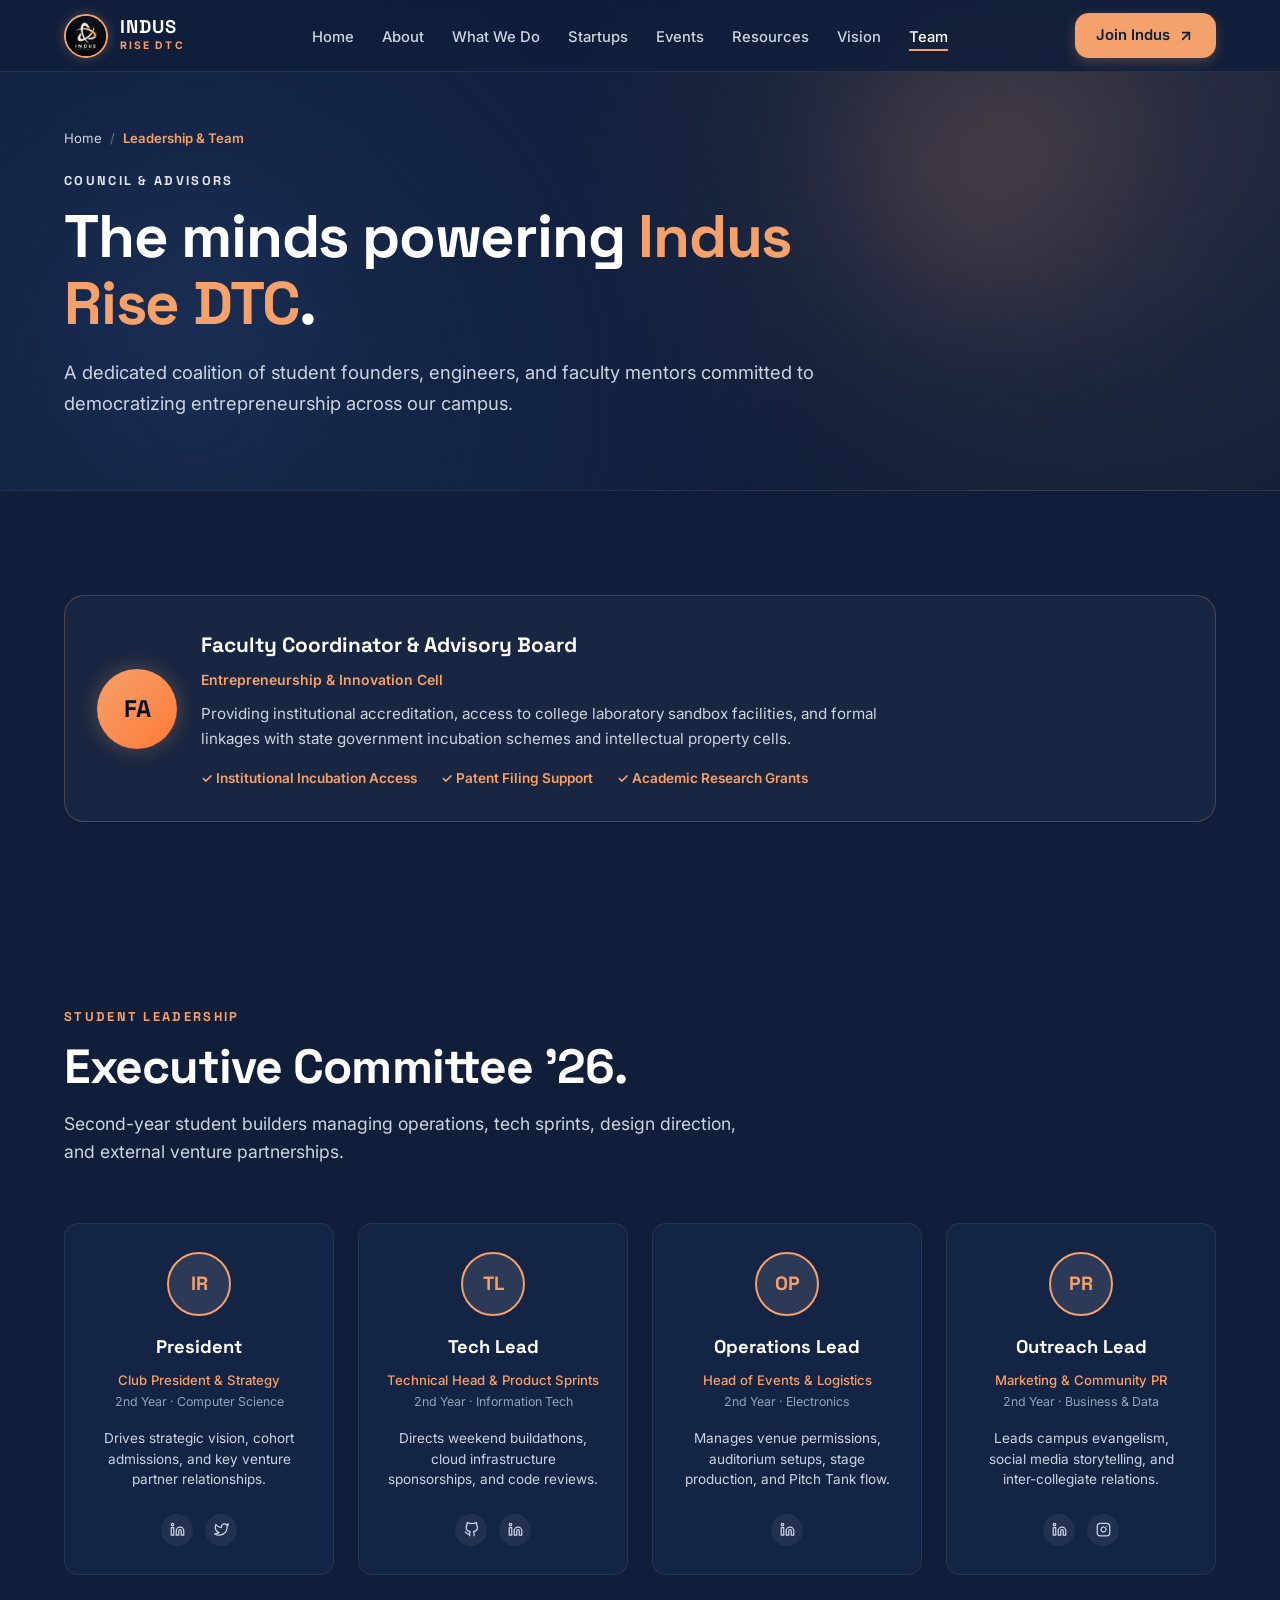
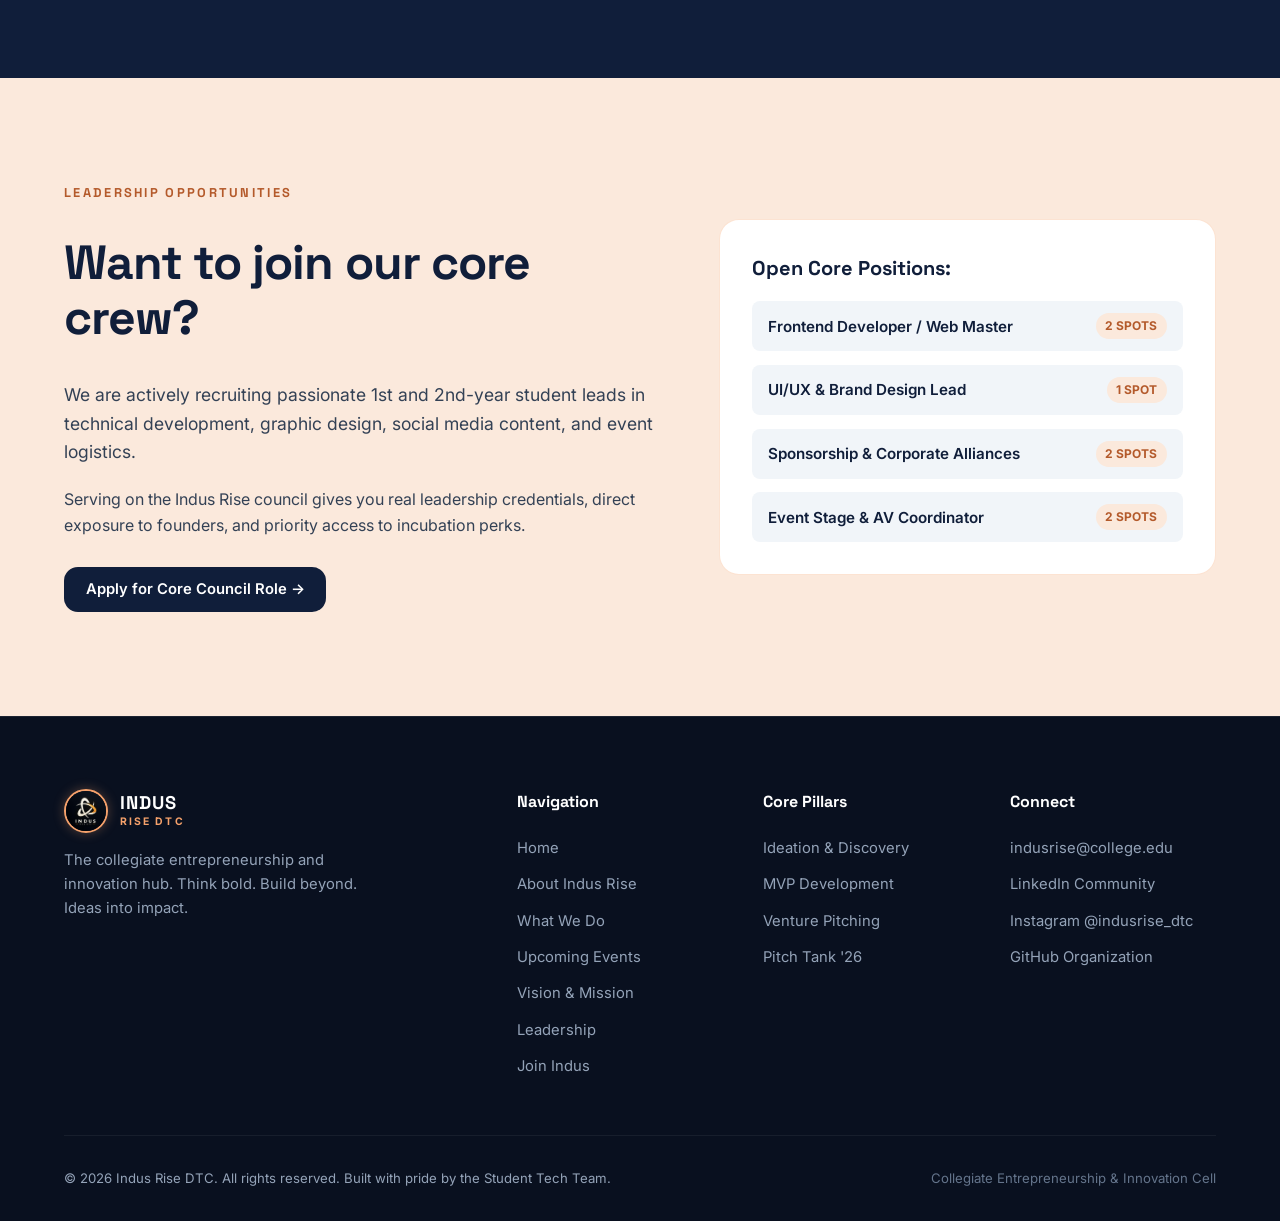
<file: team.html>
<!DOCTYPE html>
<html lang="en">
<head>
  <meta charset="UTF-8">
  <meta name="viewport" content="width=device-width, initial-scale=1.0">
  <meta name="description" content="Leadership & Team — Meet the faculty mentors and student leaders powering Indus Rise DTC.">
  <title>Leadership Team — Indus Rise DTC</title>

  <!-- Favicon -->
  <link rel="icon" type="image/png" href="assets/logo.png">

  <!-- Google Fonts: Space Grotesk & Inter -->
  <link rel="preconnect" href="https://fonts.googleapis.com">
  <link rel="preconnect" href="https://fonts.gstatic.com" crossorigin>
  <link href="https://fonts.googleapis.com/css2?family=Inter:wght@400;500;600;700&family=Space+Grotesk:wght@500;600;700&display=swap" rel="stylesheet">

  <!-- Main Stylesheet -->
  <link rel="stylesheet" href="css/style.css">
</head>
<body>

  <!-- Interactive Branded Preloader -->
  <div id="preloader" class="preloader" aria-hidden="true">
    <div class="preloader-emblem">
      <div class="preloader-ring"></div>
      <div class="preloader-ring-outer"></div>
      <img src="assets/logo.png" alt="Indus Rise Logo" class="preloader-logo">
    </div>
    <div class="preloader-text">
      <span id="preloader-status-text">CONNECTING LEADERSHIP TEAM...</span>
    </div>
    <div class="preloader-bar-wrap">
      <div id="preloader-progress-bar" class="preloader-bar"></div>
    </div>
  </div>

  <!-- Top Scroll Progress Bar -->
  <div id="scroll-progress" aria-hidden="true"></div>

  <!-- Fixed Site Navigation Header -->
  <header class="site-header">
    <div class="nav-container">
      <a href="index.html" class="brand-logo" aria-label="Indus Rise Homepage">
        <img src="assets/logo.png" alt="Indus Rise DTC Logo" class="brand-logo-img">
        <div class="logo-text">
          <span class="logo-title">INDUS</span>
          <span class="logo-sub">RISE DTC</span>
        </div>
      </a>

      <ul class="nav-links">
        <li><a href="index.html">Home</a></li>
        <li><a href="about.html">About</a></li>
        <li><a href="pillars.html">What We Do</a></li>
        <li><a href="startups.html">Startups</a></li>
        <li><a href="events.html">Events</a></li>
        <li><a href="resources.html">Resources</a></li>
        <li><a href="vision.html">Vision</a></li>
        <li><a href="team.html" class="active">Team</a></li>
      </ul>

      <div class="nav-actions">
        <a href="join.html" class="btn btn-primary">
          Join Indus
          <svg width="16" height="16" viewBox="0 0 24 24" fill="none" stroke="currentColor" stroke-width="2.5" stroke-linecap="round" stroke-linejoin="round">
            <line x1="7" y1="17" x2="17" y2="7"></line>
            <polyline points="7 7 17 7 17 17"></polyline>
          </svg>
        </a>
        <button class="mobile-toggle" aria-label="Toggle navigation menu" aria-expanded="false">
          <span></span>
          <span></span>
          <span></span>
        </button>
      </div>
    </div>
  </header>

  <!-- Mobile Navigation Drawer -->
  <aside class="mobile-drawer" aria-label="Mobile Navigation">
    <ul class="mobile-nav-links">
      <li>
        <a href="index.html">
          <span>Home</span>
          <svg width="18" height="18" viewBox="0 0 24 24" fill="none" stroke="currentColor" stroke-width="2" stroke-linecap="round" stroke-linejoin="round"><path d="M3 9l9-7 9 7v11a2 2 0 0 1-2 2H5a2 2 0 0 1-2-2z"></path></svg>
        </a>
      </li>
      <li>
        <a href="about.html">
          <span>About Us</span>
          <svg width="18" height="18" viewBox="0 0 24 24" fill="none" stroke="currentColor" stroke-width="2" stroke-linecap="round" stroke-linejoin="round"><path d="M17 21v-2a4 4 0 0 0-4-4H5a4 4 0 0 0-4 4v2"></path><circle cx="9" cy="7" r="4"></circle></svg>
        </a>
      </li>
      <li>
        <a href="pillars.html">
          <span>What We Do</span>
          <svg width="18" height="18" viewBox="0 0 24 24" fill="none" stroke="currentColor" stroke-width="2"><polygon points="12 2 2 7 12 12 22 7 12 2"></polygon><polyline points="2 17 12 22 22 17"></polyline><polyline points="2 12 12 17 22 12"></polyline></svg>
        </a>
      </li>
      <li>
        <a href="startups.html">
          <span>Startups & MVPs</span>
          <svg width="18" height="18" viewBox="0 0 24 24" fill="none" stroke="currentColor" stroke-width="2"><path d="M13 2L3 14h9l-1 8 10-12h-9l1-8z"></path></svg>
        </a>
      </li>
      <li>
        <a href="events.html">
          <span>Events & Activities</span>
          <svg width="18" height="18" viewBox="0 0 24 24" fill="none" stroke="currentColor" stroke-width="2"><rect x="3" y="4" width="18" height="18" rx="2" ry="2"></rect><line x1="16" y1="2" x2="16" y2="6"></line><line x1="8" y1="2" x2="8" y2="6"></line><line x1="3" y1="10" x2="21" y2="10"></line></svg>
        </a>
      </li>
      <li>
        <a href="resources.html">
          <span>Founder Vault</span>
          <svg width="18" height="18" viewBox="0 0 24 24" fill="none" stroke="currentColor" stroke-width="2"><path d="M22 19a2 2 0 0 1-2 2H4a2 2 0 0 1-2-2V5a2 2 0 0 1 2-2h5l2 3h9a2 2 0 0 1 2 2z"></path></svg>
        </a>
      </li>
      <li>
        <a href="vision.html">
          <span>Vision & Mission</span>
          <svg width="18" height="18" viewBox="0 0 24 24" fill="none" stroke="currentColor" stroke-width="2" stroke-linecap="round" stroke-linejoin="round"><circle cx="12" cy="12" r="10"></circle><polygon points="16.24 7.76 14.12 14.12 7.76 16.24 9.88 9.88 16.24 7.76"></polygon></svg>
        </a>
      </li>
      <li>
        <a href="team.html" class="active">
          <span>Leadership Team</span>
          <svg width="18" height="18" viewBox="0 0 24 24" fill="none" stroke="currentColor" stroke-width="2" stroke-linecap="round" stroke-linejoin="round"><path d="M16 21v-2a4 4 0 0 0-4-4H6a4 4 0 0 0-4 4v2"></path><circle cx="9" cy="7" r="4"></circle><path d="M22 21v-2a4 4 0 0 0-3-3.87"></path><path d="M16 3.13a4 4 0 0 1 0 7.75"></path></svg>
        </a>
      </li>
      <li>
        <a href="join.html" style="background: rgba(245, 161, 107, 0.2); color: var(--color-peach-500);">
          <span>Join the Club</span>
          <svg width="18" height="18" viewBox="0 0 24 24" fill="none" stroke="currentColor" stroke-width="2" stroke-linecap="round" stroke-linejoin="round"><line x1="12" y1="5" x2="12" y2="19"></line><line x1="5" y1="12" x2="19" y2="12"></line></svg>
        </a>
      </li>
    </ul>
  </aside>

  <!-- ========================================================================
       PAGE BANNER
       ======================================================================== -->
  <section class="page-banner">
    <div class="ambient-canvas-wrap" aria-hidden="true">
      <div class="glow-orb glow-orb-peach" style="width: 340px; height: 340px; top: 0%; right: 10%;"></div>
      <div class="glow-orb glow-orb-navy" style="width: 400px; height: 400px; bottom: 0%; left: 0%;"></div>
    </div>

    <div class="section-container">
      <div class="page-banner-content reveal">
        <nav class="breadcrumbs" aria-label="Breadcrumbs">
          <a href="index.html">Home</a>
          <span class="sep">/</span>
          <span class="current">Leadership & Team</span>
        </nav>

        <span class="section-tag">COUNCIL & ADVISORS</span>
        <h1 class="page-banner-title">
          The minds powering <span style="color: var(--color-peach-500);">Indus Rise DTC</span>.
        </h1>
        <p class="page-banner-desc">
          A dedicated coalition of student founders, engineers, and faculty mentors committed to democratizing entrepreneurship across our campus.
        </p>
      </div>
    </div>
  </section>

  <!-- ========================================================================
       FACULTY MENTOR SPOTLIGHT
       ======================================================================== -->
  <section class="section theme-dark" style="padding-bottom: 2rem;">
    <div class="section-container">
      <div class="team-faculty-highlight card-glow-spot reveal">
        <div class="team-avatar">FA</div>
        <div class="team-info">
          <h4>Faculty Coordinator & Advisory Board</h4>
          <span class="role-title">Entrepreneurship & Innovation Cell</span>
          <p style="color: var(--color-slate-300); font-size: 0.95rem; margin-top: 0.5rem; max-width: 680px; line-height: 1.65;">
            Providing institutional accreditation, access to college laboratory sandbox facilities, and formal linkages with state government incubation schemes and intellectual property cells.
          </p>
          <div style="display: flex; gap: 1.5rem; margin-top: 1rem; flex-wrap: wrap;">
            <span style="font-size: 0.85rem; color: var(--color-peach-500); font-weight: 600;">✓ Institutional Incubation Access</span>
            <span style="font-size: 0.85rem; color: var(--color-peach-500); font-weight: 600;">✓ Patent Filing Support</span>
            <span style="font-size: 0.85rem; color: var(--color-peach-500); font-weight: 600;">✓ Academic Research Grants</span>
          </div>
        </div>
      </div>
    </div>
  </section>

  <!-- ========================================================================
       STUDENT EXECUTIVE COUNCIL
       ======================================================================== -->
  <section class="section theme-dark">
    <div class="section-container">
      <div class="section-header reveal">
        <span class="section-tag">STUDENT LEADERSHIP</span>
        <h2 class="section-title">Executive Committee '26.</h2>
        <p class="section-desc">
          Second-year student builders managing operations, tech sprints, design direction, and external venture partnerships.
        </p>
      </div>

      <div class="team-grid">
        <!-- Leader 1 -->
        <div class="team-card card-glow-spot reveal reveal-delay-1">
          <div class="member-avatar">IR</div>
          <div>
            <h4 class="member-name">President</h4>
            <span class="member-role">Club President & Strategy</span>
            <p class="member-department">2nd Year · Computer Science</p>
          </div>
          <p style="font-size: 0.85rem; color: var(--color-slate-300); line-height: 1.5;">
            Drives strategic vision, cohort admissions, and key venture partner relationships.
          </p>
          <div class="member-socials">
            <a href="#" class="social-icon-link" aria-label="LinkedIn">
              <svg width="15" height="15" viewBox="0 0 24 24" fill="none" stroke="currentColor" stroke-width="2" stroke-linecap="round" stroke-linejoin="round"><path d="M16 8a6 6 0 0 1 6 6v7h-4v-7a2 2 0 0 0-2-2 2 2 0 0 0-2 2v7h-4v-7a6 6 0 0 1 6-6z"></path><rect x="2" y="9" width="4" height="12"></rect><circle cx="4" cy="4" r="2"></circle></svg>
            </a>
            <a href="#" class="social-icon-link" aria-label="Twitter">
              <svg width="15" height="15" viewBox="0 0 24 24" fill="none" stroke="currentColor" stroke-width="2" stroke-linecap="round" stroke-linejoin="round"><path d="M23 3a10.9 10.9 0 0 1-3.14 1.53 4.48 4.48 0 0 0-7.86 3v1A10.66 10.66 0 0 1 3 4s-4 9 5 13a11.64 11.64 0 0 1-7 2c9 5 20 0 20-11.5a4.5 4.5 0 0 0-.08-.83A7.72 7.72 0 0 0 23 3z"></path></svg>
            </a>
          </div>
        </div>

        <!-- Leader 2 -->
        <div class="team-card card-glow-spot reveal reveal-delay-2">
          <div class="member-avatar">TL</div>
          <div>
            <h4 class="member-name">Tech Lead</h4>
            <span class="member-role">Technical Head & Product Sprints</span>
            <p class="member-department">2nd Year · Information Tech</p>
          </div>
          <p style="font-size: 0.85rem; color: var(--color-slate-300); line-height: 1.5;">
            Directs weekend buildathons, cloud infrastructure sponsorships, and code reviews.
          </p>
          <div class="member-socials">
            <a href="#" class="social-icon-link" aria-label="GitHub">
              <svg width="15" height="15" viewBox="0 0 24 24" fill="none" stroke="currentColor" stroke-width="2" stroke-linecap="round" stroke-linejoin="round"><path d="M9 19c-5 1.5-5-2.5-7-3m14 6v-3.87a3.37 3.37 0 0 0-.94-2.61c3.14-.35 6.44-1.54 6.44-7A5.44 5.44 0 0 0 20 4.77 5.07 5.07 0 0 0 19.91 1S18.73.65 16 2.48a13.38 13.38 0 0 0-7 0C6.27.65 5.09 1 5.09 1A5.07 5.07 0 0 0 5 4.77a5.44 5.44 0 0 0-1.5 3.78c0 5.42 3.3 6.61 6.44 7A3.37 3.37 0 0 0 9 18.13V22"></path></svg>
            </a>
            <a href="#" class="social-icon-link" aria-label="LinkedIn">
              <svg width="15" height="15" viewBox="0 0 24 24" fill="none" stroke="currentColor" stroke-width="2" stroke-linecap="round" stroke-linejoin="round"><path d="M16 8a6 6 0 0 1 6 6v7h-4v-7a2 2 0 0 0-2-2 2 2 0 0 0-2 2v7h-4v-7a6 6 0 0 1 6-6z"></path><rect x="2" y="9" width="4" height="12"></rect><circle cx="4" cy="4" r="2"></circle></svg>
            </a>
          </div>
        </div>

        <!-- Leader 3 -->
        <div class="team-card card-glow-spot reveal reveal-delay-3">
          <div class="member-avatar">OP</div>
          <div>
            <h4 class="member-name">Operations Lead</h4>
            <span class="member-role">Head of Events & Logistics</span>
            <p class="member-department">2nd Year · Electronics</p>
          </div>
          <p style="font-size: 0.85rem; color: var(--color-slate-300); line-height: 1.5;">
            Manages venue permissions, auditorium setups, stage production, and Pitch Tank flow.
          </p>
          <div class="member-socials">
            <a href="#" class="social-icon-link" aria-label="LinkedIn">
              <svg width="15" height="15" viewBox="0 0 24 24" fill="none" stroke="currentColor" stroke-width="2" stroke-linecap="round" stroke-linejoin="round"><path d="M16 8a6 6 0 0 1 6 6v7h-4v-7a2 2 0 0 0-2-2 2 2 0 0 0-2 2v7h-4v-7a6 6 0 0 1 6-6z"></path><rect x="2" y="9" width="4" height="12"></rect><circle cx="4" cy="4" r="2"></circle></svg>
            </a>
          </div>
        </div>

        <!-- Leader 4 -->
        <div class="team-card card-glow-spot reveal reveal-delay-4">
          <div class="member-avatar">PR</div>
          <div>
            <h4 class="member-name">Outreach Lead</h4>
            <span class="member-role">Marketing & Community PR</span>
            <p class="member-department">2nd Year · Business & Data</p>
          </div>
          <p style="font-size: 0.85rem; color: var(--color-slate-300); line-height: 1.5;">
            Leads campus evangelism, social media storytelling, and inter-collegiate relations.
          </p>
          <div class="member-socials">
            <a href="#" class="social-icon-link" aria-label="LinkedIn">
              <svg width="15" height="15" viewBox="0 0 24 24" fill="none" stroke="currentColor" stroke-width="2" stroke-linecap="round" stroke-linejoin="round"><path d="M16 8a6 6 0 0 1 6 6v7h-4v-7a2 2 0 0 0-2-2 2 2 0 0 0-2 2v7h-4v-7a6 6 0 0 1 6-6z"></path><rect x="2" y="9" width="4" height="12"></rect><circle cx="4" cy="4" r="2"></circle></svg>
            </a>
            <a href="#" class="social-icon-link" aria-label="Instagram">
              <svg width="15" height="15" viewBox="0 0 24 24" fill="none" stroke="currentColor" stroke-width="2" stroke-linecap="round" stroke-linejoin="round"><rect x="2" y="2" width="20" height="20" rx="5" ry="5"></rect><path d="M16 11.37A4 4 0 1 1 12.63 8 4 4 0 0 1 16 11.37z"></path><line x1="17.5" y1="6.5" x2="17.51" y2="6.5"></line></svg>
            </a>
          </div>
        </div>
      </div>
    </div>
  </section>

  <!-- ========================================================================
       JOIN THE EXECUTIVE COUNCIL RECRUITMENT CALL
       ======================================================================== -->
  <section class="section theme-peach">
    <div class="section-container">
      <div class="about-grid">
        <div class="about-text-col reveal">
          <span class="section-tag">LEADERSHIP OPPORTUNITIES</span>
          <h2 class="section-title">Want to join our core crew?</h2>
          <p class="section-desc">
            We are actively recruiting passionate 1st and 2nd-year student leads in technical development, graphic design, social media content, and event logistics.
          </p>
          <p style="color: var(--color-slate-700); font-size: 1rem;">
            Serving on the Indus Rise council gives you real leadership credentials, direct exposure to founders, and priority access to incubation perks.
          </p>
          <div style="margin-top: 0.5rem;">
            <a href="join.html" class="btn btn-dark">
              Apply for Core Council Role →
            </a>
          </div>
        </div>

        <div class="reveal reveal-delay-2" style="background: var(--color-white); border-radius: var(--border-radius-lg); padding: 2rem; border: 1px solid rgba(245, 161, 107, 0.3);">
          <h4 style="font-family: var(--font-heading); color: var(--color-navy-900); font-size: 1.25rem; margin-bottom: 1rem;">Open Core Positions:</h4>
          <div style="display: flex; flex-direction: column; gap: 0.85rem;">
            <div style="display: flex; justify-content: space-between; align-items: center; padding: 0.75rem 1rem; background: var(--color-slate-100); border-radius: var(--border-radius-sm);">
              <span style="font-weight: 600; color: var(--color-navy-900); font-size: 0.95rem;">Frontend Developer / Web Master</span>
              <span style="font-size: 0.75rem; background: var(--color-peach-100); color: var(--color-peach-700); padding: 0.2rem 0.6rem; border-radius: 999px; font-weight: 700;">2 SPOTS</span>
            </div>
            <div style="display: flex; justify-content: space-between; align-items: center; padding: 0.75rem 1rem; background: var(--color-slate-100); border-radius: var(--border-radius-sm);">
              <span style="font-weight: 600; color: var(--color-navy-900); font-size: 0.95rem;">UI/UX & Brand Design Lead</span>
              <span style="font-size: 0.75rem; background: var(--color-peach-100); color: var(--color-peach-700); padding: 0.2rem 0.6rem; border-radius: 999px; font-weight: 700;">1 SPOT</span>
            </div>
            <div style="display: flex; justify-content: space-between; align-items: center; padding: 0.75rem 1rem; background: var(--color-slate-100); border-radius: var(--border-radius-sm);">
              <span style="font-weight: 600; color: var(--color-navy-900); font-size: 0.95rem;">Sponsorship & Corporate Alliances</span>
              <span style="font-size: 0.75rem; background: var(--color-peach-100); color: var(--color-peach-700); padding: 0.2rem 0.6rem; border-radius: 999px; font-weight: 700;">2 SPOTS</span>
            </div>
            <div style="display: flex; justify-content: space-between; align-items: center; padding: 0.75rem 1rem; background: var(--color-slate-100); border-radius: var(--border-radius-sm);">
              <span style="font-weight: 600; color: var(--color-navy-900); font-size: 0.95rem;">Event Stage & AV Coordinator</span>
              <span style="font-size: 0.75rem; background: var(--color-peach-100); color: var(--color-peach-700); padding: 0.2rem 0.6rem; border-radius: 999px; font-weight: 700;">2 SPOTS</span>
            </div>
          </div>
        </div>
      </div>
    </div>
  </section>

  <!-- ========================================================================
       FOOTER
       ======================================================================== -->
  <footer class="site-footer">
    <div class="section-container">
      <div class="footer-top">
        <div class="footer-brand">
          <div class="brand-logo">
            <img src="assets/logo.png" alt="Indus Rise Logo" class="brand-logo-img">
            <div class="logo-text">
              <span class="logo-title">INDUS</span>
              <span class="logo-sub">RISE DTC</span>
            </div>
          </div>
          <p class="footer-desc">
            The collegiate entrepreneurship and innovation hub. Think bold. Build beyond. Ideas into impact.
          </p>
        </div>

        <div class="footer-nav-col">
          <h5>Navigation</h5>
          <ul class="footer-links">
            <li><a href="index.html">Home</a></li>
            <li><a href="about.html">About Indus Rise</a></li>
            <li><a href="pillars.html">What We Do</a></li>
            <li><a href="events.html">Upcoming Events</a></li>
            <li><a href="vision.html">Vision & Mission</a></li>
            <li><a href="team.html">Leadership</a></li>
            <li><a href="join.html">Join Indus</a></li>
          </ul>
        </div>

        <div class="footer-nav-col">
          <h5>Core Pillars</h5>
          <ul class="footer-links">
            <li><a href="pillars.html">Ideation & Discovery</a></li>
            <li><a href="pillars.html">MVP Development</a></li>
            <li><a href="pillars.html">Venture Pitching</a></li>
            <li><a href="events.html">Pitch Tank '26</a></li>
          </ul>
        </div>

        <div class="footer-nav-col">
          <h5>Connect</h5>
          <ul class="footer-links">
            <li><a href="mailto:indusrise@college.edu">indusrise@college.edu</a></li>
            <li><a href="#">LinkedIn Community</a></li>
            <li><a href="#">Instagram @indusrise_dtc</a></li>
            <li><a href="#">GitHub Organization</a></li>
          </ul>
        </div>
      </div>

      <div class="footer-bottom">
        <p>&copy; 2026 Indus Rise DTC. All rights reserved. Built with pride by the Student Tech Team.</p>
        <p style="color: var(--color-slate-500);">Collegiate Entrepreneurship & Innovation Cell</p>
      </div>
    </div>
  </footer>

  <button id="back-to-top" class="back-to-top-btn" aria-label="Back to top">
    <svg width="20" height="20" viewBox="0 0 24 24" fill="none" stroke="currentColor" stroke-width="2.5" stroke-linecap="round" stroke-linejoin="round">
      <polyline points="18 15 12 9 6 15"></polyline>
    </svg>
  </button>

  <script src="js/main.js"></script>
</body>
</html>
</file>
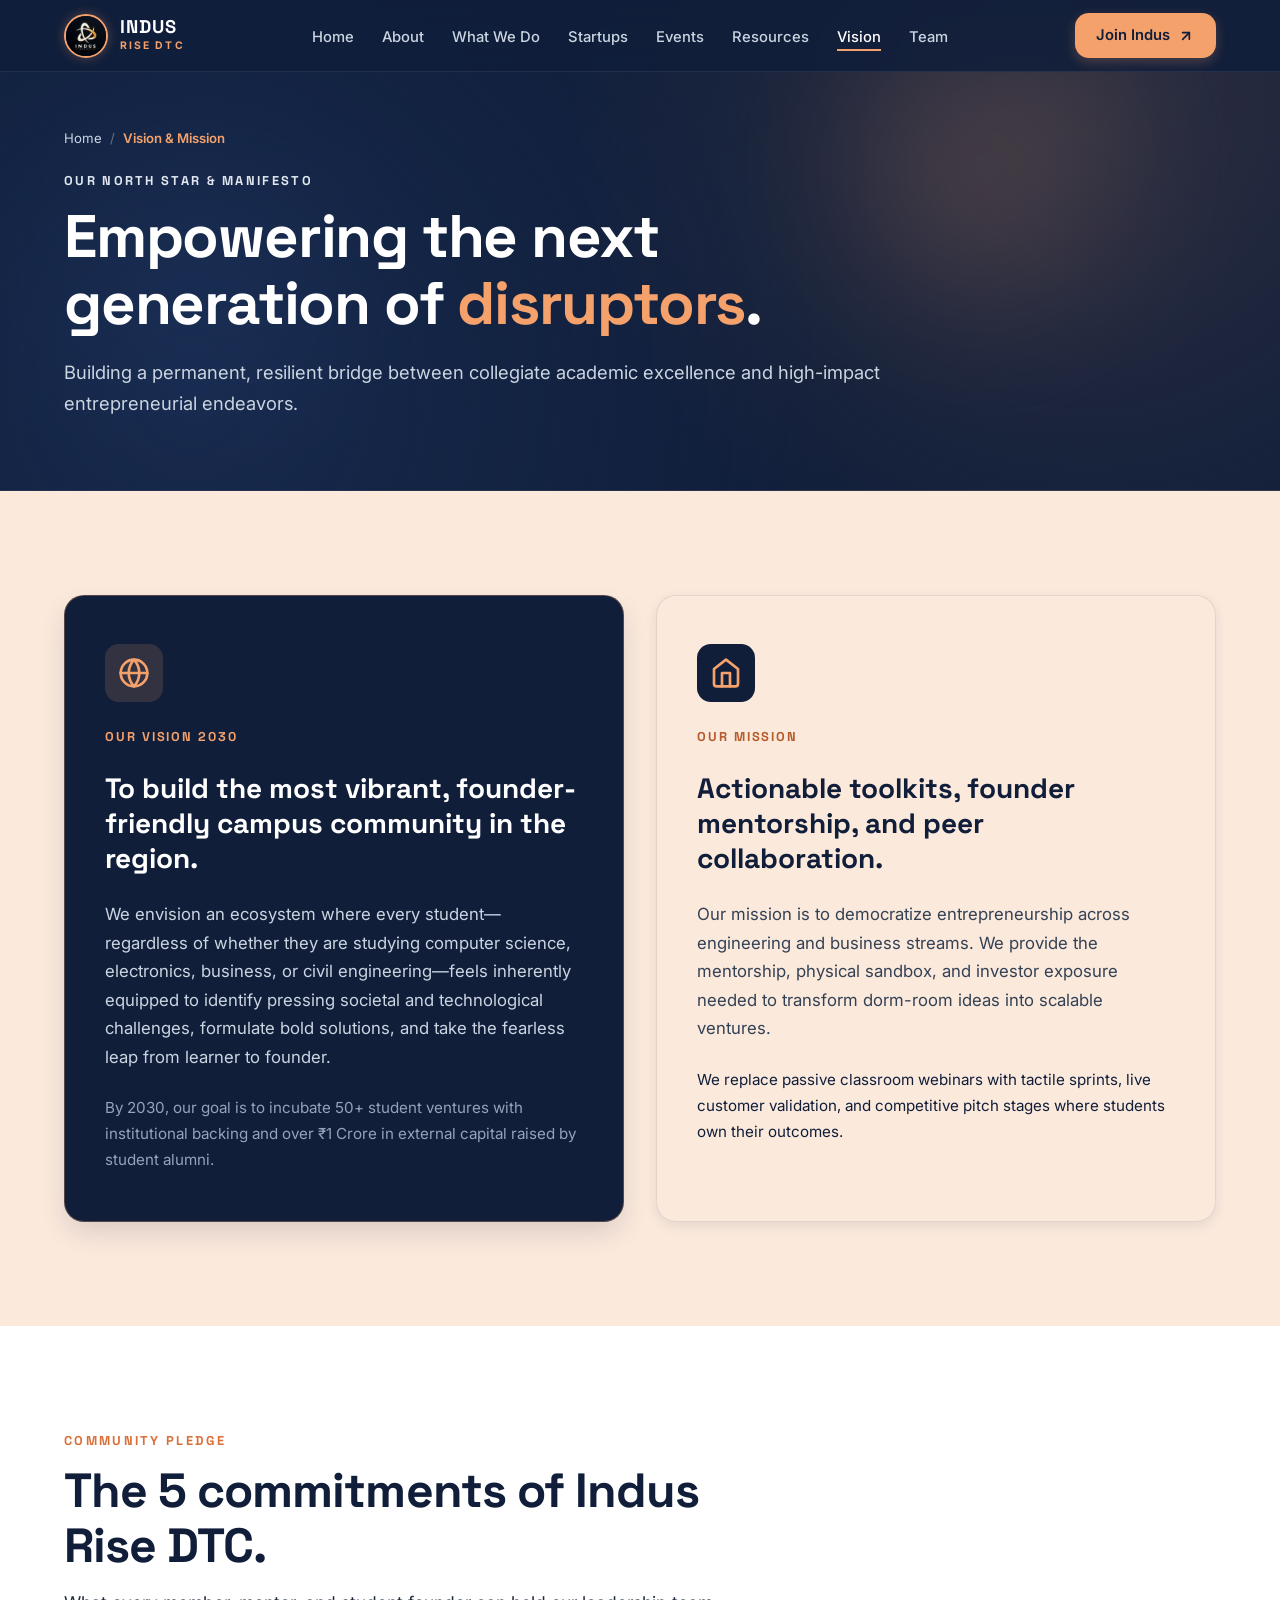
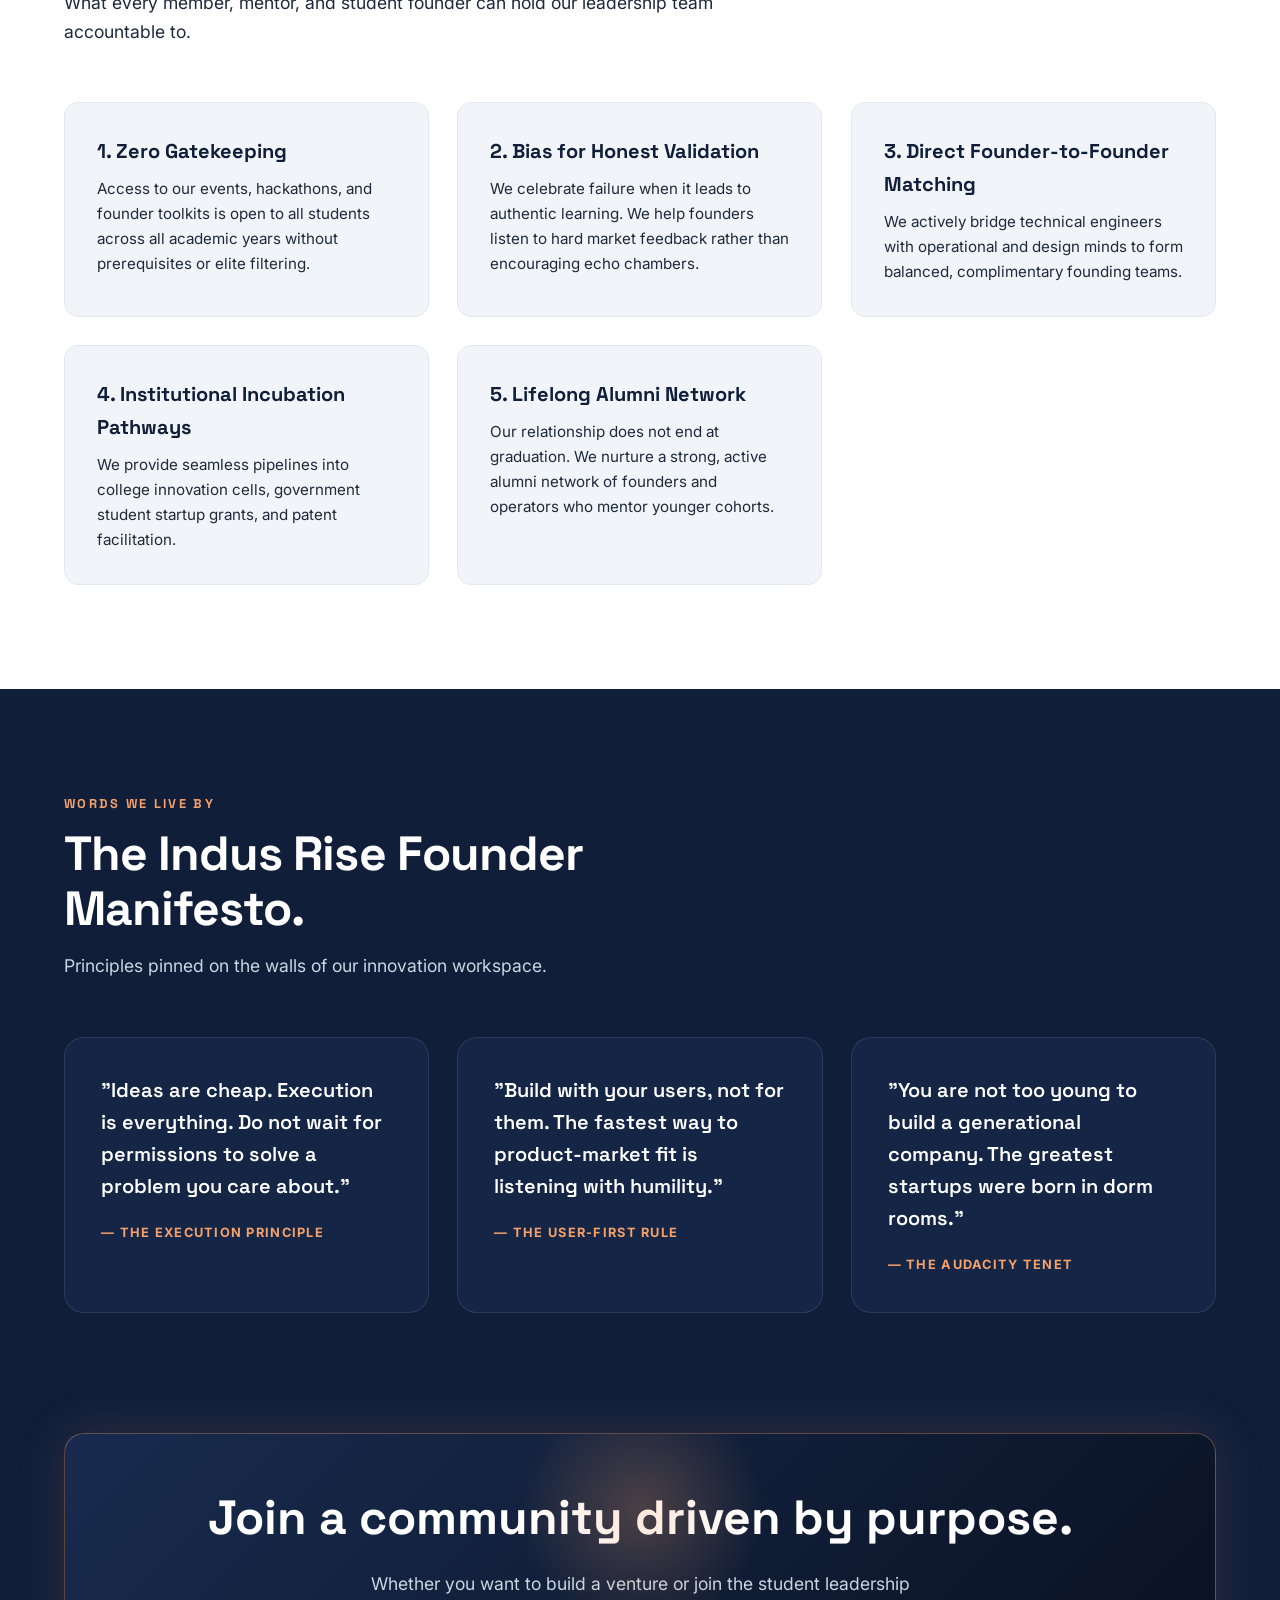
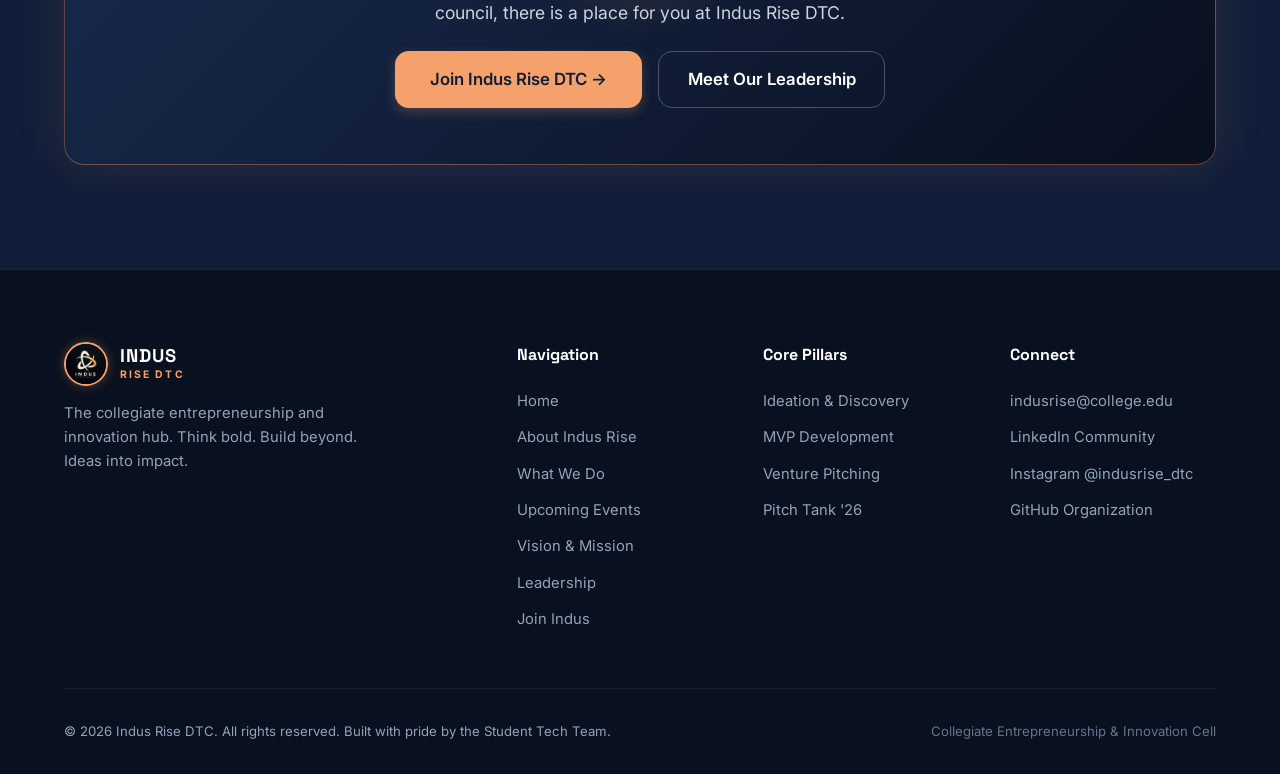
<file: vision.html>
<!DOCTYPE html>
<html lang="en">
<head>
  <meta charset="UTF-8">
  <meta name="viewport" content="width=device-width, initial-scale=1.0">
  <meta name="description" content="Vision & Mission — The founding principles and 2030 ecosystem blueprint of Indus Rise DTC.">
  <title>Vision & Mission — Indus Rise DTC</title>

  <!-- Favicon -->
  <link rel="icon" type="image/png" href="assets/logo.png">

  <!-- Google Fonts: Space Grotesk & Inter -->
  <link rel="preconnect" href="https://fonts.googleapis.com">
  <link rel="preconnect" href="https://fonts.gstatic.com" crossorigin>
  <link href="https://fonts.googleapis.com/css2?family=Inter:wght@400;500;600;700&family=Space+Grotesk:wght@500;600;700&display=swap" rel="stylesheet">

  <!-- Main Stylesheet -->
  <link rel="stylesheet" href="css/style.css">
</head>
<body>

  <!-- Interactive Branded Preloader -->
  <div id="preloader" class="preloader" aria-hidden="true">
    <div class="preloader-emblem">
      <div class="preloader-ring"></div>
      <div class="preloader-ring-outer"></div>
      <img src="assets/logo.png" alt="Indus Rise Logo" class="preloader-logo">
    </div>
    <div class="preloader-text">
      <span id="preloader-status-text">LOADING OUR MANIFESTO...</span>
    </div>
    <div class="preloader-bar-wrap">
      <div id="preloader-progress-bar" class="preloader-bar"></div>
    </div>
  </div>

  <!-- Top Scroll Progress Bar -->
  <div id="scroll-progress" aria-hidden="true"></div>

  <!-- Fixed Site Navigation Header -->
  <header class="site-header">
    <div class="nav-container">
      <a href="index.html" class="brand-logo" aria-label="Indus Rise Homepage">
        <img src="assets/logo.png" alt="Indus Rise DTC Logo" class="brand-logo-img">
        <div class="logo-text">
          <span class="logo-title">INDUS</span>
          <span class="logo-sub">RISE DTC</span>
        </div>
      </a>

      <ul class="nav-links">
        <li><a href="index.html">Home</a></li>
        <li><a href="about.html">About</a></li>
        <li><a href="pillars.html">What We Do</a></li>
        <li><a href="startups.html">Startups</a></li>
        <li><a href="events.html">Events</a></li>
        <li><a href="resources.html">Resources</a></li>
        <li><a href="vision.html" class="active">Vision</a></li>
        <li><a href="team.html">Team</a></li>
      </ul>

      <div class="nav-actions">
        <a href="join.html" class="btn btn-primary">
          Join Indus
          <svg width="16" height="16" viewBox="0 0 24 24" fill="none" stroke="currentColor" stroke-width="2.5" stroke-linecap="round" stroke-linejoin="round">
            <line x1="7" y1="17" x2="17" y2="7"></line>
            <polyline points="7 7 17 7 17 17"></polyline>
          </svg>
        </a>
        <button class="mobile-toggle" aria-label="Toggle navigation menu" aria-expanded="false">
          <span></span>
          <span></span>
          <span></span>
        </button>
      </div>
    </div>
  </header>

  <!-- Mobile Navigation Drawer -->
  <aside class="mobile-drawer" aria-label="Mobile Navigation">
    <ul class="mobile-nav-links">
      <li>
        <a href="index.html">
          <span>Home</span>
          <svg width="18" height="18" viewBox="0 0 24 24" fill="none" stroke="currentColor" stroke-width="2" stroke-linecap="round" stroke-linejoin="round"><path d="M3 9l9-7 9 7v11a2 2 0 0 1-2 2H5a2 2 0 0 1-2-2z"></path></svg>
        </a>
      </li>
      <li>
        <a href="about.html">
          <span>About Us</span>
          <svg width="18" height="18" viewBox="0 0 24 24" fill="none" stroke="currentColor" stroke-width="2" stroke-linecap="round" stroke-linejoin="round"><path d="M17 21v-2a4 4 0 0 0-4-4H5a4 4 0 0 0-4 4v2"></path><circle cx="9" cy="7" r="4"></circle></svg>
        </a>
      </li>
      <li>
        <a href="pillars.html">
          <span>What We Do</span>
          <svg width="18" height="18" viewBox="0 0 24 24" fill="none" stroke="currentColor" stroke-width="2"><polygon points="12 2 2 7 12 12 22 7 12 2"></polygon><polyline points="2 17 12 22 22 17"></polyline><polyline points="2 12 12 17 22 12"></polyline></svg>
        </a>
      </li>
      <li>
        <a href="startups.html">
          <span>Startups & MVPs</span>
          <svg width="18" height="18" viewBox="0 0 24 24" fill="none" stroke="currentColor" stroke-width="2"><path d="M13 2L3 14h9l-1 8 10-12h-9l1-8z"></path></svg>
        </a>
      </li>
      <li>
        <a href="events.html">
          <span>Events & Activities</span>
          <svg width="18" height="18" viewBox="0 0 24 24" fill="none" stroke="currentColor" stroke-width="2"><rect x="3" y="4" width="18" height="18" rx="2" ry="2"></rect><line x1="16" y1="2" x2="16" y2="6"></line><line x1="8" y1="2" x2="8" y2="6"></line><line x1="3" y1="10" x2="21" y2="10"></line></svg>
        </a>
      </li>
      <li>
        <a href="resources.html">
          <span>Founder Vault</span>
          <svg width="18" height="18" viewBox="0 0 24 24" fill="none" stroke="currentColor" stroke-width="2"><path d="M22 19a2 2 0 0 1-2 2H4a2 2 0 0 1-2-2V5a2 2 0 0 1 2-2h5l2 3h9a2 2 0 0 1 2 2z"></path></svg>
        </a>
      </li>
      <li>
        <a href="vision.html" class="active">
          <span>Vision & Mission</span>
          <svg width="18" height="18" viewBox="0 0 24 24" fill="none" stroke="currentColor" stroke-width="2" stroke-linecap="round" stroke-linejoin="round"><circle cx="12" cy="12" r="10"></circle><polygon points="16.24 7.76 14.12 14.12 7.76 16.24 9.88 9.88 16.24 7.76"></polygon></svg>
        </a>
      </li>
      <li>
        <a href="team.html">
          <span>Leadership Team</span>
          <svg width="18" height="18" viewBox="0 0 24 24" fill="none" stroke="currentColor" stroke-width="2" stroke-linecap="round" stroke-linejoin="round"><path d="M16 21v-2a4 4 0 0 0-4-4H6a4 4 0 0 0-4 4v2"></path><circle cx="9" cy="7" r="4"></circle><path d="M22 21v-2a4 4 0 0 0-3-3.87"></path><path d="M16 3.13a4 4 0 0 1 0 7.75"></path></svg>
        </a>
      </li>
      <li>
        <a href="join.html" style="background: rgba(245, 161, 107, 0.2); color: var(--color-peach-500);">
          <span>Join the Club</span>
          <svg width="18" height="18" viewBox="0 0 24 24" fill="none" stroke="currentColor" stroke-width="2" stroke-linecap="round" stroke-linejoin="round"><line x1="12" y1="5" x2="12" y2="19"></line><line x1="5" y1="12" x2="19" y2="12"></line></svg>
        </a>
      </li>
    </ul>
  </aside>

  <!-- ========================================================================
       PAGE BANNER
       ======================================================================== -->
  <section class="page-banner">
    <div class="ambient-canvas-wrap" aria-hidden="true">
      <div class="glow-orb glow-orb-peach" style="width: 340px; height: 340px; top: 0%; right: 10%;"></div>
      <div class="glow-orb glow-orb-navy" style="width: 400px; height: 400px; bottom: 0%; left: 0%;"></div>
    </div>

    <div class="section-container">
      <div class="page-banner-content reveal">
        <nav class="breadcrumbs" aria-label="Breadcrumbs">
          <a href="index.html">Home</a>
          <span class="sep">/</span>
          <span class="current">Vision & Mission</span>
        </nav>

        <span class="section-tag">OUR NORTH STAR & MANIFESTO</span>
        <h1 class="page-banner-title">
          Empowering the next generation of <span style="color: var(--color-peach-500);">disruptors</span>.
        </h1>
        <p class="page-banner-desc">
          Building a permanent, resilient bridge between collegiate academic excellence and high-impact entrepreneurial endeavors.
        </p>
      </div>
    </div>
  </section>

  <!-- ========================================================================
       SPLIT VISION & MISSION CARDS
       ======================================================================== -->
  <section class="section theme-peach">
    <div class="section-container">
      <div class="vision-mission-grid">
        <!-- Vision Card -->
        <div class="vm-card vision card-glow-spot reveal reveal-delay-1">
          <div class="vm-icon-bubble">
            <svg width="32" height="32" viewBox="0 0 24 24" fill="none" stroke="currentColor" stroke-width="2" stroke-linecap="round" stroke-linejoin="round">
              <circle cx="12" cy="12" r="10"></circle>
              <line x1="2" y1="12" x2="22" y2="12"></line>
              <path d="M12 2a15.3 15.3 0 0 1 4 10 15.3 15.3 0 0 1-4 10 15.3 15.3 0 0 1-4-10 15.3 15.3 0 0 1 4-10z"></path>
            </svg>
          </div>
          <span class="vm-label">OUR VISION 2030</span>
          <h3 class="vm-title">To build the most vibrant, founder-friendly campus community in the region.</h3>
          <p class="vm-body">
            We envision an ecosystem where every student—regardless of whether they are studying computer science, electronics, business, or civil engineering—feels inherently equipped to identify pressing societal and technological challenges, formulate bold solutions, and take the fearless leap from learner to founder.
          </p>
          <p class="vm-body" style="font-size: 0.95rem; color: var(--color-slate-400);">
            By 2030, our goal is to incubate 50+ student ventures with institutional backing and over ₹1 Crore in external capital raised by student alumni.
          </p>
        </div>

        <!-- Mission Card -->
        <div class="vm-card mission card-glow-spot reveal reveal-delay-2">
          <div class="vm-icon-bubble">
            <svg width="32" height="32" viewBox="0 0 24 24" fill="none" stroke="currentColor" stroke-width="2" stroke-linecap="round" stroke-linejoin="round">
              <path d="m3 9 9-7 9 7v11a2 2 0 0 1-2 2H5a2 2 0 0 1-2-2z"></path>
              <polyline points="9 22 9 12 15 12 15 22"></polyline>
            </svg>
          </div>
          <span class="vm-label">OUR MISSION</span>
          <h3 class="vm-title">Actionable toolkits, founder mentorship, and peer collaboration.</h3>
          <p class="vm-body">
            Our mission is to democratize entrepreneurship across engineering and business streams. We provide the mentorship, physical sandbox, and investor exposure needed to transform dorm-room ideas into scalable ventures.
          </p>
          <p class="vm-body" style="font-size: 0.95rem; color: var(--color-slate-600);">
            We replace passive classroom webinars with tactile sprints, live customer validation, and competitive pitch stages where students own their outcomes.
          </p>
        </div>
      </div>
    </div>
  </section>

  <!-- ========================================================================
       SECTION: THE 5 COMMITMENTS
       ======================================================================== -->
  <section class="section theme-white">
    <div class="section-container">
      <div class="section-header reveal">
        <span class="section-tag">COMMUNITY PLEDGE</span>
        <h2 class="section-title">The 5 commitments of Indus Rise DTC.</h2>
        <p class="section-desc">
          What every member, mentor, and student founder can hold our leadership team accountable to.
        </p>
      </div>

      <div style="display: grid; grid-template-columns: repeat(auto-fit, minmax(320px, 1fr)); gap: 1.75rem;">
        <!-- Commitment 1 -->
        <div class="card-glow-spot reveal reveal-delay-1" style="background: var(--color-slate-100); border: 1px solid var(--color-slate-200); border-radius: var(--border-radius-md); padding: 2rem;">
          <h4 style="font-family: var(--font-heading); color: var(--color-navy-900); font-size: 1.25rem; margin-bottom: 0.5rem;">1. Zero Gatekeeping</h4>
          <p style="color: var(--color-slate-600); font-size: 0.95rem; line-height: 1.65;">
            Access to our events, hackathons, and founder toolkits is open to all students across all academic years without prerequisites or elite filtering.
          </p>
        </div>

        <!-- Commitment 2 -->
        <div class="card-glow-spot reveal reveal-delay-2" style="background: var(--color-slate-100); border: 1px solid var(--color-slate-200); border-radius: var(--border-radius-md); padding: 2rem;">
          <h4 style="font-family: var(--font-heading); color: var(--color-navy-900); font-size: 1.25rem; margin-bottom: 0.5rem;">2. Bias for Honest Validation</h4>
          <p style="color: var(--color-slate-600); font-size: 0.95rem; line-height: 1.65;">
            We celebrate failure when it leads to authentic learning. We help founders listen to hard market feedback rather than encouraging echo chambers.
          </p>
        </div>

        <!-- Commitment 3 -->
        <div class="card-glow-spot reveal reveal-delay-3" style="background: var(--color-slate-100); border: 1px solid var(--color-slate-200); border-radius: var(--border-radius-md); padding: 2rem;">
          <h4 style="font-family: var(--font-heading); color: var(--color-navy-900); font-size: 1.25rem; margin-bottom: 0.5rem;">3. Direct Founder-to-Founder Matching</h4>
          <p style="color: var(--color-slate-600); font-size: 0.95rem; line-height: 1.65;">
            We actively bridge technical engineers with operational and design minds to form balanced, complimentary founding teams.
          </p>
        </div>

        <!-- Commitment 4 -->
        <div class="card-glow-spot reveal reveal-delay-4" style="background: var(--color-slate-100); border: 1px solid var(--color-slate-200); border-radius: var(--border-radius-md); padding: 2rem;">
          <h4 style="font-family: var(--font-heading); color: var(--color-navy-900); font-size: 1.25rem; margin-bottom: 0.5rem;">4. Institutional Incubation Pathways</h4>
          <p style="color: var(--color-slate-600); font-size: 0.95rem; line-height: 1.65;">
            We provide seamless pipelines into college innovation cells, government student startup grants, and patent facilitation.
          </p>
        </div>

        <!-- Commitment 5 -->
        <div class="card-glow-spot reveal reveal-delay-1" style="background: var(--color-slate-100); border: 1px solid var(--color-slate-200); border-radius: var(--border-radius-md); padding: 2rem;">
          <h4 style="font-family: var(--font-heading); color: var(--color-navy-900); font-size: 1.25rem; margin-bottom: 0.5rem;">5. Lifelong Alumni Network</h4>
          <p style="color: var(--color-slate-600); font-size: 0.95rem; line-height: 1.65;">
            Our relationship does not end at graduation. We nurture a strong, active alumni network of founders and operators who mentor younger cohorts.
          </p>
        </div>
      </div>
    </div>
  </section>

  <!-- ========================================================================
       SECTION: THE INDUS RISE MANIFESTO
       ======================================================================== -->
  <section class="section theme-dark">
    <div class="section-container">
      <div class="section-header reveal">
        <span class="section-tag">WORDS WE LIVE BY</span>
        <h2 class="section-title">The Indus Rise Founder Manifesto.</h2>
        <p class="section-desc">
          Principles pinned on the walls of our innovation workspace.
        </p>
      </div>

      <div style="display: grid; grid-template-columns: repeat(auto-fit, minmax(300px, 1fr)); gap: 1.75rem;" class="reveal">
        <div class="card-glow-spot" style="background: rgba(24, 43, 79, 0.6); border: 1px solid rgba(255, 255, 255, 0.1); border-radius: var(--border-radius-lg); padding: 2.25rem;">
          <p style="font-family: var(--font-heading); font-size: 1.25rem; color: var(--color-white); font-weight: 600; line-height: 1.6; margin-bottom: 1rem;">
            "Ideas are cheap. Execution is everything. Do not wait for permissions to solve a problem you care about."
          </p>
          <span style="font-size: 0.8rem; color: var(--color-peach-500); text-transform: uppercase; letter-spacing: 0.1em; font-weight: 700;">
            — THE EXECUTION PRINCIPLE
          </span>
        </div>

        <div class="card-glow-spot" style="background: rgba(24, 43, 79, 0.6); border: 1px solid rgba(255, 255, 255, 0.1); border-radius: var(--border-radius-lg); padding: 2.25rem;">
          <p style="font-family: var(--font-heading); font-size: 1.25rem; color: var(--color-white); font-weight: 600; line-height: 1.6; margin-bottom: 1rem;">
            "Build with your users, not for them. The fastest way to product-market fit is listening with humility."
          </p>
          <span style="font-size: 0.8rem; color: var(--color-peach-500); text-transform: uppercase; letter-spacing: 0.1em; font-weight: 700;">
            — THE USER-FIRST RULE
          </span>
        </div>

        <div class="card-glow-spot" style="background: rgba(24, 43, 79, 0.6); border: 1px solid rgba(255, 255, 255, 0.1); border-radius: var(--border-radius-lg); padding: 2.25rem;">
          <p style="font-family: var(--font-heading); font-size: 1.25rem; color: var(--color-white); font-weight: 600; line-height: 1.6; margin-bottom: 1rem;">
            "You are not too young to build a generational company. The greatest startups were born in dorm rooms."
          </p>
          <span style="font-size: 0.8rem; color: var(--color-peach-500); text-transform: uppercase; letter-spacing: 0.1em; font-weight: 700;">
            — THE AUDACITY TENET
          </span>
        </div>
      </div>
    </div>
  </section>

  <!-- ========================================================================
       CALL TO ACTION
       ======================================================================== -->
  <section class="section theme-dark" style="padding-top: 1rem;">
    <div class="section-container">
      <div class="cta-box reveal">
        <h2 class="cta-headline">Join a community driven by purpose.</h2>
        <p class="cta-subtitle">
          Whether you want to build a venture or join the student leadership council, there is a place for you at Indus Rise DTC.
        </p>
        <div style="display: flex; gap: 1rem; flex-wrap: wrap; justify-content: center;">
          <a href="join.html" class="btn btn-primary" style="padding: 0.85rem 2.2rem; font-size: 1.05rem;">
            Join Indus Rise DTC →
          </a>
          <a href="team.html" class="btn btn-outline" style="padding: 0.85rem 1.8rem; font-size: 1.05rem;">
            Meet Our Leadership
          </a>
        </div>
      </div>
    </div>
  </section>

  <!-- ========================================================================
       FOOTER
       ======================================================================== -->
  <footer class="site-footer">
    <div class="section-container">
      <div class="footer-top">
        <div class="footer-brand">
          <div class="brand-logo">
            <img src="assets/logo.png" alt="Indus Rise Logo" class="brand-logo-img">
            <div class="logo-text">
              <span class="logo-title">INDUS</span>
              <span class="logo-sub">RISE DTC</span>
            </div>
          </div>
          <p class="footer-desc">
            The collegiate entrepreneurship and innovation hub. Think bold. Build beyond. Ideas into impact.
          </p>
        </div>

        <div class="footer-nav-col">
          <h5>Navigation</h5>
          <ul class="footer-links">
            <li><a href="index.html">Home</a></li>
            <li><a href="about.html">About Indus Rise</a></li>
            <li><a href="pillars.html">What We Do</a></li>
            <li><a href="events.html">Upcoming Events</a></li>
            <li><a href="vision.html">Vision & Mission</a></li>
            <li><a href="team.html">Leadership</a></li>
            <li><a href="join.html">Join Indus</a></li>
          </ul>
        </div>

        <div class="footer-nav-col">
          <h5>Core Pillars</h5>
          <ul class="footer-links">
            <li><a href="pillars.html">Ideation & Discovery</a></li>
            <li><a href="pillars.html">MVP Development</a></li>
            <li><a href="pillars.html">Venture Pitching</a></li>
            <li><a href="events.html">Pitch Tank '26</a></li>
          </ul>
        </div>

        <div class="footer-nav-col">
          <h5>Connect</h5>
          <ul class="footer-links">
            <li><a href="mailto:indusrise@college.edu">indusrise@college.edu</a></li>
            <li><a href="#">LinkedIn Community</a></li>
            <li><a href="#">Instagram @indusrise_dtc</a></li>
            <li><a href="#">GitHub Organization</a></li>
          </ul>
        </div>
      </div>

      <div class="footer-bottom">
        <p>&copy; 2026 Indus Rise DTC. All rights reserved. Built with pride by the Student Tech Team.</p>
        <p style="color: var(--color-slate-500);">Collegiate Entrepreneurship & Innovation Cell</p>
      </div>
    </div>
  </footer>

  <button id="back-to-top" class="back-to-top-btn" aria-label="Back to top">
    <svg width="20" height="20" viewBox="0 0 24 24" fill="none" stroke="currentColor" stroke-width="2.5" stroke-linecap="round" stroke-linejoin="round">
      <polyline points="18 15 12 9 6 15"></polyline>
    </svg>
  </button>

  <script src="js/main.js"></script>
</body>
</html>
</file>
<file: css/style.css>
/* ==========================================================================
   INDUS ASCENDS — DESIGN SYSTEM & STYLESHEET
   Collegiate Entrepreneurship & Startup Club
   ========================================================================== */

/* --------------------------------------------------------------------------
   1. Design Tokens & Variables
   ----------------------------------------------------------------------- */
:root {
  /* Brand Palette */
  --color-navy-950: #09101f;
  --color-navy-900: #101e3a; /* Main Deep Navy */
  --color-navy-800: #182b4f;
  --color-navy-700: #223b6b;
  --color-navy-light: #2c4a83;

  --color-peach-500: #f5a16b; /* Main Peach Orange */
  --color-peach-600: #d96e37; /* Darker orange for accessible text on light bg */
  --color-peach-700: #b45a2b;
  --color-peach-200: #f7cfb8;
  --color-peach-100: #fbe9dc; /* Soft Peach Alternate Background */
  --color-peach-50: #fff6ef;

  --color-white: #ffffff;
  --color-slate-100: #f1f5f9;
  --color-slate-200: #e2e8f0;
  --color-slate-300: #cbd5e1;
  --color-slate-400: #94a3b8;
  --color-slate-500: #64748b;
  --color-slate-700: #334155;
  --color-slate-800: #1e293b;
  --color-slate-900: #0f172a;

  /* Typography */
  --font-heading: 'Space Grotesk', -apple-system, BlinkMacSystemFont, 'Segoe UI', Roboto, sans-serif;
  --font-body: 'Inter', -apple-system, BlinkMacSystemFont, 'Segoe UI', Roboto, sans-serif;

  /* Shadows & Elevations */
  --shadow-sm: 0 1px 3px rgba(16, 30, 58, 0.08);
  --shadow-md: 0 4px 14px -2px rgba(16, 30, 58, 0.12);
  --shadow-lg: 0 12px 28px -4px rgba(16, 30, 58, 0.16);
  --shadow-glow: 0 0 25px rgba(245, 161, 107, 0.35);

  /* Transitions */
  --transition-fast: 0.2s cubic-bezier(0.16, 1, 0.3, 1);
  --transition-base: 0.35s cubic-bezier(0.16, 1, 0.3, 1);
  --transition-smooth: 0.5s cubic-bezier(0.16, 1, 0.3, 1);

  /* Layout */
  --max-width: 1200px;
  --nav-height: 72px;
  --border-radius-sm: 8px;
  --border-radius-md: 14px;
  --border-radius-lg: 20px;
  --border-radius-full: 9999px;
}

/* --------------------------------------------------------------------------
   2. Reset & Base Styles
   ----------------------------------------------------------------------- */
*, *::before, *::after {
  box-sizing: border-box;
  margin: 0;
  padding: 0;
}

html {
  scroll-behavior: smooth;
  font-size: 16px;
  -webkit-font-smoothing: antialiased;
  -moz-osx-font-smoothing: grayscale;
}

body {
  font-family: var(--font-body);
  background-color: var(--color-navy-900);
  color: var(--color-slate-200);
  line-height: 1.65;
  overflow-x: hidden;
  position: relative;
}

img, svg {
  display: block;
  max-width: 100%;
}

a {
  color: inherit;
  text-decoration: none;
  transition: color var(--transition-fast);
}

button, input, select, textarea {
  font: inherit;
}

/* --------------------------------------------------------------------------
   3. Scroll Progress Indicator & Top Bar
   ----------------------------------------------------------------------- */
#scroll-progress {
  position: fixed;
  top: 0;
  left: 0;
  width: 0%;
  height: 3px;
  background: linear-gradient(90deg, var(--color-peach-500), #ff7a38);
  z-index: 1000;
  transition: width 0.1s linear;
}

/* --------------------------------------------------------------------------
   4. Header & Navigation
   ----------------------------------------------------------------------- */
.site-header {
  position: fixed;
  top: 0;
  left: 0;
  right: 0;
  height: var(--nav-height);
  background: rgba(16, 30, 58, 0.85);
  backdrop-filter: blur(12px);
  -webkit-backdrop-filter: blur(12px);
  border-bottom: 1px solid rgba(255, 255, 255, 0.08);
  z-index: 900;
  display: flex;
  align-items: center;
  transition: background var(--transition-base), border-color var(--transition-base);
}

.site-header.scrolled {
  background: rgba(10, 19, 36, 0.95);
  border-bottom-color: rgba(245, 161, 107, 0.2);
  box-shadow: 0 4px 20px rgba(0, 0, 0, 0.25);
}

.nav-container {
  width: 100%;
  max-width: var(--max-width);
  margin: 0 auto;
  padding: 0 1.5rem;
  display: flex;
  align-items: center;
  justify-content: space-between;
}

/* Brand Logo */
.brand-logo {
  display: flex;
  align-items: center;
  gap: 0.75rem;
}

.brand-logo-img {
  width: 44px;
  height: 44px;
  object-fit: cover;
  border-radius: 50%;
  border: 2px solid var(--color-peach-500);
  box-shadow: 0 0 12px rgba(245, 161, 107, 0.3);
  transition: transform var(--transition-fast), box-shadow var(--transition-fast);
}

.brand-logo:hover .brand-logo-img {
  transform: translateY(-2px) scale(1.05);
  box-shadow: var(--shadow-glow);
}

.logo-icon-box {
  width: 38px;
  height: 38px;
  background: var(--color-peach-500);
  border-radius: var(--border-radius-sm);
  display: flex;
  align-items: center;
  justify-content: center;
  color: var(--color-navy-900);
  transition: transform var(--transition-fast), box-shadow var(--transition-fast);
}

.brand-logo:hover .logo-icon-box {
  transform: translateY(-2px) rotate(4deg);
  box-shadow: var(--shadow-glow);
}

.logo-text {
  display: flex;
  flex-direction: column;
}

.logo-title {
  font-family: var(--font-heading);
  font-size: 1.15rem;
  font-weight: 700;
  letter-spacing: 0.06em;
  color: var(--color-white);
  line-height: 1.1;
}

.logo-sub {
  font-size: 0.65rem;
  font-weight: 700;
  letter-spacing: 0.2em;
  color: var(--color-peach-500);
}

/* Nav Links */
.nav-links {
  display: none;
  align-items: center;
  gap: 1.75rem;
  list-style: none;
}

.nav-links a {
  font-size: 0.925rem;
  font-weight: 500;
  color: var(--color-slate-300);
  position: relative;
  padding: 0.35rem 0;
}

.nav-links a::after {
  content: '';
  position: absolute;
  bottom: 0;
  left: 0;
  width: 0;
  height: 2px;
  background-color: var(--color-peach-500);
  transition: width var(--transition-fast);
}

.nav-links a:hover,
.nav-links a.active {
  color: var(--color-white);
}

.nav-links a:hover::after,
.nav-links a.active::after {
  width: 100%;
}

.nav-actions {
  display: flex;
  align-items: center;
  gap: 1rem;
}

/* Primary Button */
.btn {
  display: inline-flex;
  align-items: center;
  justify-content: center;
  gap: 0.5rem;
  padding: 0.65rem 1.35rem;
  border-radius: var(--border-radius-md);
  font-size: 0.925rem;
  font-weight: 600;
  cursor: pointer;
  transition: all var(--transition-fast);
  border: none;
}

.btn-primary {
  background-color: var(--color-peach-500);
  color: var(--color-navy-900);
  box-shadow: 0 4px 12px rgba(245, 161, 107, 0.25);
}

.btn-primary:hover {
  background-color: #f7b285;
  transform: translateY(-2px);
  box-shadow: var(--shadow-glow);
}

.btn-outline {
  background: transparent;
  color: var(--color-white);
  border: 1px solid rgba(255, 255, 255, 0.25);
}

.btn-outline:hover {
  border-color: var(--color-peach-500);
  color: var(--color-peach-500);
  background: rgba(245, 161, 107, 0.05);
  transform: translateY(-2px);
}

.btn-dark {
  background-color: var(--color-navy-900);
  color: var(--color-white);
}

.btn-dark:hover {
  background-color: var(--color-navy-800);
  transform: translateY(-2px);
}

/* Mobile Toggle Hamburger */
.mobile-toggle {
  display: flex;
  flex-direction: column;
  justify-content: center;
  gap: 5px;
  width: 40px;
  height: 40px;
  background: transparent;
  border: 1px solid rgba(255, 255, 255, 0.15);
  border-radius: var(--border-radius-sm);
  padding: 8px;
  cursor: pointer;
  color: var(--color-white);
}

.mobile-toggle span {
  width: 100%;
  height: 2px;
  background-color: var(--color-white);
  border-radius: 2px;
  transition: transform var(--transition-fast), opacity var(--transition-fast);
}

.mobile-toggle.is-active span:nth-child(1) {
  transform: translateY(7px) rotate(45deg);
}
.mobile-toggle.is-active span:nth-child(2) {
  opacity: 0;
}
.mobile-toggle.is-active span:nth-child(3) {
  transform: translateY(-7px) rotate(-45deg);
}

/* Mobile Drawer */
.mobile-drawer {
  position: fixed;
  top: var(--nav-height);
  right: -100%;
  width: 100%;
  max-width: 320px;
  height: calc(100vh - var(--nav-height));
  background: rgba(16, 30, 58, 0.98);
  backdrop-filter: blur(20px);
  border-left: 1px solid rgba(255, 255, 255, 0.1);
  padding: 2rem 1.5rem;
  display: flex;
  flex-direction: column;
  gap: 1.5rem;
  transition: right var(--transition-base);
  z-index: 899;
}

.mobile-drawer.open {
  right: 0;
}

.mobile-nav-links {
  list-style: none;
  display: flex;
  flex-direction: column;
  gap: 1rem;
}

.mobile-nav-links a {
  display: flex;
  align-items: center;
  justify-content: space-between;
  padding: 0.75rem 1rem;
  border-radius: var(--border-radius-sm);
  color: var(--color-white);
  font-weight: 500;
  font-size: 1.05rem;
  background: rgba(255, 255, 255, 0.03);
  transition: background var(--transition-fast);
}

.mobile-nav-links a:hover {
  background: rgba(245, 161, 107, 0.15);
  color: var(--color-peach-500);
}

/* Side Dots Indicator */
.side-dots-nav {
  position: fixed;
  right: 1.5rem;
  top: 50%;
  transform: translateY(-50%);
  display: none;
  flex-direction: column;
  gap: 0.85rem;
  z-index: 850;
}

.side-dot {
  width: 10px;
  height: 10px;
  border-radius: 50%;
  background: rgba(255, 255, 255, 0.25);
  border: 1px solid transparent;
  cursor: pointer;
  transition: all var(--transition-fast);
  position: relative;
}

.side-dot:hover,
.side-dot.active {
  background: var(--color-peach-500);
  transform: scale(1.35);
  box-shadow: 0 0 10px var(--color-peach-500);
}

.side-dot::before {
  content: attr(data-label);
  position: absolute;
  right: 1.5rem;
  top: 50%;
  transform: translateY(-50%);
  padding: 0.2rem 0.5rem;
  background: var(--color-navy-950);
  color: var(--color-slate-200);
  font-size: 0.75rem;
  border-radius: 4px;
  white-space: nowrap;
  opacity: 0;
  pointer-events: none;
  transition: opacity var(--transition-fast);
  border: 1px solid rgba(255, 255, 255, 0.1);
}

.side-dot:hover::before {
  opacity: 1;
}

/* --------------------------------------------------------------------------
   5. Hero Section
   ----------------------------------------------------------------------- */
.hero-section {
  position: relative;
  min-height: 100vh;
  padding-top: calc(var(--nav-height) + 3rem);
  padding-bottom: 4rem;
  background: radial-gradient(circle at 80% 20%, rgba(245, 161, 107, 0.12) 0%, transparent 40%),
              radial-gradient(circle at 20% 70%, rgba(24, 43, 79, 0.8) 0%, transparent 60%),
              var(--color-navy-900);
  display: flex;
  align-items: center;
  overflow: hidden;
}

.hero-container {
  width: 100%;
  max-width: var(--max-width);
  margin: 0 auto;
  padding: 0 1.5rem;
  display: grid;
  grid-template-columns: 1fr;
  gap: 3rem;
  align-items: center;
  position: relative;
  z-index: 2;
}

.hero-content {
  display: flex;
  flex-direction: column;
  gap: 1.5rem;
}

.badge-tag {
  display: inline-flex;
  align-items: center;
  gap: 0.5rem;
  align-self: flex-start;
  padding: 0.35rem 0.85rem;
  background: rgba(245, 161, 107, 0.12);
  border: 1px solid rgba(245, 161, 107, 0.3);
  border-radius: var(--border-radius-full);
  font-size: 0.75rem;
  font-weight: 700;
  letter-spacing: 0.12em;
  color: var(--color-peach-500);
  text-transform: uppercase;
}

.badge-dot {
  width: 6px;
  height: 6px;
  background-color: var(--color-peach-500);
  border-radius: 50%;
  box-shadow: 0 0 8px var(--color-peach-500);
  animation: pulse-dot 2s infinite;
}

@keyframes pulse-dot {
  0%, 100% { opacity: 1; transform: scale(1); }
  50% { opacity: 0.4; transform: scale(0.8); }
}

.hero-headline {
  font-family: var(--font-heading);
  font-size: clamp(2.5rem, 6vw, 4.25rem);
  font-weight: 700;
  line-height: 1.08;
  color: var(--color-white);
  letter-spacing: -0.02em;
}

.hero-headline .highlight {
  color: var(--color-peach-500);
  position: relative;
  display: inline-block;
}

.hero-subtitle {
  font-size: clamp(1.05rem, 2vw, 1.25rem);
  color: var(--color-slate-300);
  max-width: 540px;
  line-height: 1.6;
}

.hero-cta-group {
  display: flex;
  flex-wrap: wrap;
  align-items: center;
  gap: 1rem;
  margin-top: 0.5rem;
}

/* Interactive Hero Visual Graphic */
.hero-visual {
  position: relative;
  display: flex;
  justify-content: center;
  align-items: center;
}

.visual-canvas {
  width: 100%;
  max-width: 480px;
  aspect-ratio: 1 / 1;
  background: linear-gradient(135deg, rgba(24, 43, 79, 0.7) 0%, rgba(16, 30, 58, 0.95) 100%);
  border: 1px solid rgba(245, 161, 107, 0.25);
  border-radius: var(--border-radius-lg);
  padding: 2rem;
  display: flex;
  flex-direction: column;
  justify-content: space-between;
  box-shadow: var(--shadow-lg), 0 0 40px rgba(16, 30, 58, 0.8);
  position: relative;
  overflow: hidden;
}

.visual-canvas::before {
  content: '';
  position: absolute;
  top: -50%;
  right: -50%;
  width: 100%;
  height: 100%;
  background: radial-gradient(circle, rgba(245, 161, 107, 0.2) 0%, transparent 70%);
  pointer-events: none;
}

.visual-card-top {
  display: flex;
  justify-content: space-between;
  align-items: center;
}

.visual-metric-badge {
  background: rgba(255, 255, 255, 0.08);
  padding: 0.4rem 0.85rem;
  border-radius: var(--border-radius-full);
  font-size: 0.75rem;
  color: var(--color-peach-500);
  font-weight: 600;
  border: 1px solid rgba(255, 255, 255, 0.1);
}

.visual-center-art {
  display: flex;
  flex-direction: column;
  align-items: center;
  justify-content: center;
  gap: 1rem;
  text-align: center;
  margin: 1.5rem 0;
}

.ascend-icon-ring,
.hero-emblem-wrap {
  width: 104px;
  height: 104px;
  border-radius: 50%;
  background: linear-gradient(135deg, var(--color-peach-500), #ff7a38);
  display: flex;
  align-items: center;
  justify-content: center;
  color: var(--color-navy-950);
  box-shadow: 0 0 35px rgba(245, 161, 107, 0.4);
  animation: float-shape 4s ease-in-out infinite;
  overflow: hidden;
  padding: 3px;
}

.hero-emblem-img {
  width: 100%;
  height: 100%;
  object-fit: cover;
  border-radius: 50%;
}

@keyframes float-shape {
  0%, 100% { transform: translateY(0px) rotate(0deg); }
  50% { transform: translateY(-8px) rotate(4deg); }
}

.visual-card-bottom {
  display: grid;
  grid-template-columns: repeat(3, 1fr);
  gap: 0.75rem;
  background: rgba(10, 19, 36, 0.6);
  backdrop-filter: blur(8px);
  padding: 1rem;
  border-radius: var(--border-radius-md);
  border: 1px solid rgba(255, 255, 255, 0.08);
}

.stat-item {
  display: flex;
  flex-direction: column;
  align-items: center;
  text-align: center;
}

.stat-num {
  font-family: var(--font-heading);
  font-weight: 700;
  color: var(--color-white);
  font-size: 1.15rem;
}

.stat-label {
  font-size: 0.65rem;
  color: var(--color-slate-400);
  text-transform: uppercase;
  letter-spacing: 0.05em;
}

/* Scroll indicator cue */
.scroll-cue {
  display: inline-flex;
  align-items: center;
  gap: 0.5rem;
  font-size: 0.75rem;
  font-weight: 600;
  letter-spacing: 0.15em;
  color: var(--color-slate-400);
  text-transform: uppercase;
  margin-top: 1rem;
  transition: color var(--transition-fast);
}

.scroll-cue:hover {
  color: var(--color-peach-500);
}

.scroll-arrow {
  animation: bounce-cue 2s infinite;
}

@keyframes bounce-cue {
  0%, 20%, 50%, 80%, 100% { transform: translateY(0); }
  40% { transform: translateY(5px); }
  60% { transform: translateY(3px); }
}

/* --------------------------------------------------------------------------
   6. Marquee Ticker
   ----------------------------------------------------------------------- */
.ticker-wrap {
  width: 100%;
  background: var(--color-peach-500);
  color: var(--color-navy-950);
  padding: 0.85rem 0;
  overflow: hidden;
  position: relative;
  font-family: var(--font-heading);
  font-weight: 700;
  font-size: 0.95rem;
  letter-spacing: 0.15em;
  box-shadow: var(--shadow-md);
  z-index: 5;
}

.ticker-track {
  display: flex;
  white-space: nowrap;
  width: max-content;
  animation: marquee 25s linear infinite;
}

.ticker-track:hover {
  animation-play-state: paused;
}

.ticker-item {
  display: inline-flex;
  align-items: center;
  gap: 1.5rem;
  padding: 0 1.5rem;
}

.ticker-item span.dot {
  display: inline-block;
  width: 6px;
  height: 6px;
  background: var(--color-navy-950);
  border-radius: 50%;
}

@keyframes marquee {
  0% { transform: translateX(0); }
  100% { transform: translateX(-50%); }
}

/* --------------------------------------------------------------------------
   7. Common Section Layout & Theming
   ----------------------------------------------------------------------- */
.section {
  padding: 6.5rem 0;
  position: relative;
}

.section-container {
  width: 100%;
  max-width: var(--max-width);
  margin: 0 auto;
  padding: 0 1.5rem;
}

.section-header {
  margin-bottom: 3.5rem;
  max-width: 680px;
}

.section-tag {
  font-family: var(--font-heading);
  font-size: 0.8rem;
  font-weight: 700;
  letter-spacing: 0.18em;
  text-transform: uppercase;
  margin-bottom: 0.75rem;
  display: block;
}

.section-title {
  font-family: var(--font-heading);
  font-size: clamp(2rem, 4vw, 3rem);
  font-weight: 700;
  line-height: 1.15;
  letter-spacing: -0.02em;
  margin-bottom: 1rem;
}

.section-desc {
  font-size: 1.1rem;
  line-height: 1.6;
}

/* Theme: Dark Navy Section */
.theme-dark {
  background-color: var(--color-navy-900);
  color: var(--color-slate-200);
}
.theme-dark .section-tag { color: var(--color-peach-500); }
.theme-dark .section-title { color: var(--color-white); }
.theme-dark .section-desc { color: var(--color-slate-300); }

/* Theme: Soft Peach Section */
.theme-peach {
  background-color: var(--color-peach-100);
  color: var(--color-slate-800);
}
.theme-peach .section-tag { color: var(--color-peach-700); }
.theme-peach .section-title { color: var(--color-navy-900); }
.theme-peach .section-desc { color: var(--color-slate-700); }

/* Theme: Pure White Section */
.theme-white {
  background-color: var(--color-white);
  color: var(--color-slate-800);
}
.theme-white .section-tag { color: var(--color-peach-600); }
.theme-white .section-title { color: var(--color-navy-900); }
.theme-white .section-desc { color: var(--color-slate-600); }

/* --------------------------------------------------------------------------
   8. Section 01: About Us (Who We Are)
   ----------------------------------------------------------------------- */
.about-grid {
  display: grid;
  grid-template-columns: 1fr;
  gap: 3rem;
  align-items: center;
}

.about-text-col {
  display: flex;
  flex-direction: column;
  gap: 1.25rem;
}

.about-features {
  display: grid;
  grid-template-columns: 1fr;
  gap: 1rem;
  margin-top: 1rem;
}

.about-feature-item {
  display: flex;
  align-items: flex-start;
  gap: 1rem;
  background: rgba(255, 255, 255, 0.65);
  padding: 1.25rem;
  border-radius: var(--border-radius-md);
  border: 1px solid rgba(245, 161, 107, 0.2);
  transition: transform var(--transition-fast), box-shadow var(--transition-fast);
}

.about-feature-item:hover {
  transform: translateY(-2px);
  box-shadow: var(--shadow-sm);
  background: var(--color-white);
}

.about-feature-icon {
  width: 40px;
  height: 40px;
  border-radius: var(--border-radius-sm);
  background: var(--color-peach-500);
  color: var(--color-navy-900);
  display: flex;
  align-items: center;
  justify-content: center;
  flex-shrink: 0;
}

.about-feature-title {
  font-family: var(--font-heading);
  font-weight: 700;
  font-size: 1.05rem;
  color: var(--color-navy-900);
  margin-bottom: 0.25rem;
}

.about-feature-desc {
  font-size: 0.925rem;
  color: var(--color-slate-600);
}

/* --------------------------------------------------------------------------
   9. Section 02: What We Do (Pillars)
   ----------------------------------------------------------------------- */
.pillars-grid {
  display: grid;
  grid-template-columns: 1fr;
  gap: 1.75rem;
}

.pillar-card {
  background: var(--color-slate-100);
  border-radius: var(--border-radius-lg);
  padding: 2.25rem;
  display: flex;
  flex-direction: column;
  gap: 1.25rem;
  border: 1px solid var(--color-slate-200);
  transition: transform var(--transition-base), box-shadow var(--transition-base), border-color var(--transition-base);
  position: relative;
  overflow: hidden;
}

.pillar-card::before {
  content: '';
  position: absolute;
  top: 0;
  left: 0;
  width: 100%;
  height: 4px;
  background: var(--color-peach-500);
  transform: scaleX(0);
  transform-origin: left;
  transition: transform var(--transition-base);
}

.pillar-card:hover {
  transform: translateY(-6px);
  box-shadow: var(--shadow-lg);
  border-color: var(--color-peach-500);
  background: var(--color-white);
}

.pillar-card:hover::before {
  transform: scaleX(1);
}

.pillar-icon-box {
  width: 52px;
  height: 52px;
  border-radius: var(--border-radius-md);
  background: var(--color-peach-100);
  color: var(--color-peach-700);
  display: flex;
  align-items: center;
  justify-content: center;
  transition: background var(--transition-fast), color var(--transition-fast);
}

.pillar-card:hover .pillar-icon-box {
  background: var(--color-peach-500);
  color: var(--color-navy-900);
}

.pillar-name {
  font-family: var(--font-heading);
  font-size: 1.4rem;
  font-weight: 700;
  color: var(--color-navy-900);
}

.pillar-desc {
  color: var(--color-slate-600);
  font-size: 0.95rem;
  line-height: 1.6;
}

.pillar-tags {
  display: flex;
  flex-wrap: wrap;
  gap: 0.5rem;
  margin-top: auto;
}

.pillar-tag {
  font-size: 0.75rem;
  font-weight: 600;
  padding: 0.25rem 0.65rem;
  border-radius: var(--border-radius-full);
  background: var(--color-slate-200);
  color: var(--color-slate-700);
}

/* --------------------------------------------------------------------------
   10. Section 03: Events & Activities
   ----------------------------------------------------------------------- */
.events-filter-bar {
  display: flex;
  flex-wrap: wrap;
  gap: 0.5rem;
  margin-bottom: 2.5rem;
}

.filter-btn {
  padding: 0.5rem 1.15rem;
  border-radius: var(--border-radius-full);
  background: rgba(255, 255, 255, 0.06);
  border: 1px solid rgba(255, 255, 255, 0.12);
  color: var(--color-slate-300);
  font-size: 0.85rem;
  font-weight: 600;
  cursor: pointer;
  transition: all var(--transition-fast);
}

.filter-btn:hover {
  background: rgba(255, 255, 255, 0.12);
  color: var(--color-white);
}

.filter-btn.active {
  background: var(--color-peach-500);
  border-color: var(--color-peach-500);
  color: var(--color-navy-950);
}

.events-grid {
  display: grid;
  grid-template-columns: 1fr;
  gap: 1.75rem;
}

.event-card {
  background: rgba(24, 43, 79, 0.65);
  border: 1px solid rgba(255, 255, 255, 0.1);
  border-radius: var(--border-radius-lg);
  padding: 2rem;
  display: flex;
  flex-direction: column;
  gap: 1.25rem;
  transition: all var(--transition-base);
  position: relative;
}

.event-card:hover {
  transform: translateY(-4px);
  border-color: rgba(245, 161, 107, 0.4);
  box-shadow: 0 10px 30px rgba(0, 0, 0, 0.3);
  background: rgba(24, 43, 79, 0.9);
}

.event-card-header {
  display: flex;
  justify-content: space-between;
  align-items: center;
}

.event-type-badge {
  font-size: 0.75rem;
  font-weight: 700;
  text-transform: uppercase;
  letter-spacing: 0.08em;
  padding: 0.25rem 0.65rem;
  border-radius: var(--border-radius-full);
  background: rgba(245, 161, 107, 0.15);
  color: var(--color-peach-500);
  border: 1px solid rgba(245, 161, 107, 0.3);
}

.event-date {
  font-size: 0.85rem;
  color: var(--color-slate-400);
  display: flex;
  align-items: center;
  gap: 0.4rem;
}

.event-title {
  font-family: var(--font-heading);
  font-size: 1.35rem;
  font-weight: 700;
  color: var(--color-white);
}

.event-desc {
  font-size: 0.95rem;
  color: var(--color-slate-300);
  line-height: 1.6;
}

.event-footer {
  display: flex;
  align-items: center;
  justify-content: space-between;
  margin-top: auto;
  padding-top: 1rem;
  border-top: 1px solid rgba(255, 255, 255, 0.08);
}

.event-location {
  font-size: 0.825rem;
  color: var(--color-slate-400);
  display: flex;
  align-items: center;
  gap: 0.4rem;
}

/* --------------------------------------------------------------------------
   11. Section 04: Vision & Mission
   ----------------------------------------------------------------------- */
.vision-mission-grid {
  display: grid;
  grid-template-columns: 1fr;
  gap: 2rem;
}

.vm-card {
  padding: 3rem 2.5rem;
  border-radius: var(--border-radius-lg);
  display: flex;
  flex-direction: column;
  gap: 1.5rem;
  position: relative;
  overflow: hidden;
  transition: transform var(--transition-base);
}

.vm-card:hover {
  transform: translateY(-4px);
}

.vm-card.vision {
  background: var(--color-navy-900);
  color: var(--color-white);
  border: 1px solid rgba(245, 161, 107, 0.3);
  box-shadow: var(--shadow-lg);
}

.vm-card.mission {
  background: var(--color-peach-100);
  color: var(--color-navy-900);
  border: 1px solid rgba(16, 30, 58, 0.1);
  box-shadow: var(--shadow-md);
}

.vm-icon-bubble {
  width: 58px;
  height: 58px;
  border-radius: var(--border-radius-md);
  display: flex;
  align-items: center;
  justify-content: center;
}

.vm-card.vision .vm-icon-bubble {
  background: rgba(245, 161, 107, 0.15);
  color: var(--color-peach-500);
}

.vm-card.mission .vm-icon-bubble {
  background: var(--color-navy-900);
  color: var(--color-peach-500);
}

.vm-label {
  font-family: var(--font-heading);
  font-size: 0.8rem;
  font-weight: 700;
  letter-spacing: 0.15em;
  text-transform: uppercase;
}

.vm-card.vision .vm-label { color: var(--color-peach-500); }
.vm-card.mission .vm-label { color: var(--color-peach-700); }

.vm-title {
  font-family: var(--font-heading);
  font-size: 1.75rem;
  font-weight: 700;
  line-height: 1.25;
}

.vm-card.vision .vm-title { color: var(--color-white); }
.vm-card.mission .vm-title { color: var(--color-navy-900); }

.vm-body {
  font-size: 1.05rem;
  line-height: 1.7;
}

.vm-card.vision .vm-body { color: var(--color-slate-300); }
.vm-card.mission .vm-body { color: var(--color-slate-700); }

/* --------------------------------------------------------------------------
   12. Section 05: Meet the Team
   ----------------------------------------------------------------------- */
.team-faculty-highlight {
  background: rgba(255, 255, 255, 0.04);
  border: 1px solid rgba(245, 161, 107, 0.25);
  border-radius: var(--border-radius-lg);
  padding: 2rem;
  margin-bottom: 3rem;
  display: flex;
  flex-direction: column;
  gap: 1.5rem;
  align-items: center;
  text-align: center;
}

.team-avatar {
  width: 80px;
  height: 80px;
  border-radius: 50%;
  background: linear-gradient(135deg, var(--color-peach-500), #ff7a38);
  display: flex;
  align-items: center;
  justify-content: center;
  font-family: var(--font-heading);
  font-size: 1.5rem;
  font-weight: 700;
  color: var(--color-navy-950);
  box-shadow: 0 0 20px rgba(245, 161, 107, 0.3);
}

.team-info h4 {
  font-family: var(--font-heading);
  font-size: 1.3rem;
  color: var(--color-white);
  margin-bottom: 0.25rem;
}

.team-info .role-title {
  color: var(--color-peach-500);
  font-size: 0.875rem;
  font-weight: 600;
}

.team-grid {
  display: grid;
  grid-template-columns: 1fr;
  gap: 1.5rem;
}

.team-card {
  background: rgba(24, 43, 79, 0.5);
  border: 1px solid rgba(255, 255, 255, 0.08);
  border-radius: var(--border-radius-md);
  padding: 1.75rem;
  display: flex;
  flex-direction: column;
  align-items: center;
  text-align: center;
  gap: 1rem;
  transition: all var(--transition-base);
}

.team-card:hover {
  transform: translateY(-5px);
  border-color: var(--color-peach-500);
  background: rgba(24, 43, 79, 0.85);
  box-shadow: var(--shadow-lg);
}

.member-avatar {
  width: 64px;
  height: 64px;
  border-radius: 50%;
  background: rgba(255, 255, 255, 0.1);
  display: flex;
  align-items: center;
  justify-content: center;
  font-family: var(--font-heading);
  font-size: 1.2rem;
  font-weight: 700;
  color: var(--color-peach-500);
  border: 2px solid var(--color-peach-500);
}

.member-name {
  font-family: var(--font-heading);
  font-size: 1.15rem;
  font-weight: 700;
  color: var(--color-white);
  margin-bottom: 0.2rem;
}

.member-role {
  font-size: 0.825rem;
  color: var(--color-peach-500);
  font-weight: 500;
}

.member-department {
  font-size: 0.775rem;
  color: var(--color-slate-400);
}

.member-socials {
  display: flex;
  gap: 0.75rem;
  margin-top: 0.5rem;
}

.social-icon-link {
  width: 32px;
  height: 32px;
  border-radius: 50%;
  background: rgba(255, 255, 255, 0.06);
  display: flex;
  align-items: center;
  justify-content: center;
  color: var(--color-slate-300);
  transition: all var(--transition-fast);
}

.social-icon-link:hover {
  background: var(--color-peach-500);
  color: var(--color-navy-950);
}

/* --------------------------------------------------------------------------
   13. Section 06: Join Indus (CTA Banner)
   ----------------------------------------------------------------------- */
.cta-box {
  background: linear-gradient(135deg, var(--color-navy-800) 0%, var(--color-navy-950) 100%);
  border: 1px solid rgba(245, 161, 107, 0.35);
  border-radius: var(--border-radius-lg);
  padding: 3.5rem 2rem;
  text-align: center;
  display: flex;
  flex-direction: column;
  align-items: center;
  gap: 1.5rem;
  box-shadow: var(--shadow-lg), 0 0 50px rgba(245, 161, 107, 0.15);
  position: relative;
  overflow: hidden;
}

.cta-box::before {
  content: '';
  position: absolute;
  top: -50px;
  left: 50%;
  transform: translateX(-50%);
  width: 250px;
  height: 250px;
  background: radial-gradient(circle, rgba(245, 161, 107, 0.25) 0%, transparent 70%);
  pointer-events: none;
}

.cta-headline {
  font-family: var(--font-heading);
  font-size: clamp(2rem, 4vw, 3rem);
  font-weight: 700;
  color: var(--color-white);
  line-height: 1.15;
}

.cta-subtitle {
  font-size: 1.1rem;
  color: var(--color-slate-300);
  max-width: 600px;
}

/* --------------------------------------------------------------------------
   14. Modal Dialog (Registration Form)
   ----------------------------------------------------------------------- */
.modal-overlay {
  position: fixed;
  inset: 0;
  background: rgba(10, 19, 36, 0.85);
  backdrop-filter: blur(8px);
  -webkit-backdrop-filter: blur(8px);
  display: flex;
  align-items: center;
  justify-content: center;
  padding: 1.5rem;
  z-index: 2000;
  opacity: 0;
  visibility: hidden;
  transition: all var(--transition-base);
}

.modal-overlay.active {
  opacity: 1;
  visibility: visible;
}

.modal-dialog {
  background: var(--color-navy-900);
  border: 1px solid rgba(245, 161, 107, 0.3);
  border-radius: var(--border-radius-lg);
  width: 100%;
  max-width: 540px;
  max-height: 90vh;
  overflow-y: auto;
  padding: 2.5rem;
  box-shadow: 0 20px 40px rgba(0, 0, 0, 0.6);
  transform: translateY(20px) scale(0.97);
  transition: transform var(--transition-base);
  position: relative;
}

.modal-overlay.active .modal-dialog {
  transform: translateY(0) scale(1);
}

.modal-close-btn {
  position: absolute;
  top: 1.25rem;
  right: 1.25rem;
  background: transparent;
  border: none;
  color: var(--color-slate-400);
  font-size: 1.5rem;
  cursor: pointer;
  padding: 0.25rem;
  line-height: 1;
  transition: color var(--transition-fast);
}

.modal-close-btn:hover {
  color: var(--color-peach-500);
}

.modal-header {
  margin-bottom: 1.5rem;
}

.modal-title {
  font-family: var(--font-heading);
  font-size: 1.75rem;
  color: var(--color-white);
  font-weight: 700;
  margin-bottom: 0.5rem;
}

.modal-desc {
  font-size: 0.925rem;
  color: var(--color-slate-300);
}

.form-group {
  margin-bottom: 1.25rem;
  display: flex;
  flex-direction: column;
  gap: 0.4rem;
}

.form-label {
  font-size: 0.85rem;
  font-weight: 600;
  color: var(--color-slate-200);
}

.form-input, .form-select, .form-textarea {
  width: 100%;
  padding: 0.75rem 1rem;
  background: rgba(24, 43, 79, 0.6);
  border: 1px solid rgba(255, 255, 255, 0.15);
  border-radius: var(--border-radius-sm);
  color: var(--color-white);
  outline: none;
  transition: border-color var(--transition-fast), box-shadow var(--transition-fast);
}

.form-input:focus, .form-select:focus, .form-textarea:focus {
  border-color: var(--color-peach-500);
  box-shadow: 0 0 0 3px rgba(245, 161, 107, 0.2);
}

.form-textarea {
  min-height: 90px;
  resize: vertical;
}

/* --------------------------------------------------------------------------
   15. Toast Notification
   ----------------------------------------------------------------------- */
.toast-notice {
  position: fixed;
  bottom: 2rem;
  right: 2rem;
  background: var(--color-navy-950);
  border: 1px solid var(--color-peach-500);
  color: var(--color-white);
  padding: 1rem 1.5rem;
  border-radius: var(--border-radius-md);
  box-shadow: var(--shadow-lg), 0 0 20px rgba(245, 161, 107, 0.3);
  display: flex;
  align-items: center;
  gap: 0.75rem;
  z-index: 3000;
  transform: translateY(100px);
  opacity: 0;
  transition: all var(--transition-base);
}

.toast-notice.show {
  transform: translateY(0);
  opacity: 1;
}

/* --------------------------------------------------------------------------
   16. Footer & Back To Top
   ----------------------------------------------------------------------- */
.site-footer {
  background-color: var(--color-navy-950);
  border-top: 1px solid rgba(255, 255, 255, 0.08);
  padding: 4.5rem 0 2rem;
  color: var(--color-slate-400);
  font-size: 0.925rem;
}

.footer-top {
  display: grid;
  grid-template-columns: 1fr;
  gap: 2.5rem;
  margin-bottom: 3.5rem;
}

.footer-brand {
  display: flex;
  flex-direction: column;
  gap: 1rem;
}

.footer-desc {
  max-width: 320px;
  line-height: 1.6;
}

.footer-nav-col h5 {
  font-family: var(--font-heading);
  font-size: 1rem;
  color: var(--color-white);
  margin-bottom: 1.25rem;
  font-weight: 700;
}

.footer-links {
  list-style: none;
  display: flex;
  flex-direction: column;
  gap: 0.75rem;
}

.footer-links a:hover {
  color: var(--color-peach-500);
}

.footer-bottom {
  display: flex;
  flex-direction: column;
  gap: 1rem;
  align-items: center;
  justify-content: space-between;
  padding-top: 2rem;
  border-top: 1px solid rgba(255, 255, 255, 0.06);
  font-size: 0.825rem;
}

/* Floating Back To Top Button */
.back-to-top-btn {
  position: fixed;
  bottom: 2rem;
  right: 1.5rem;
  width: 44px;
  height: 44px;
  border-radius: 50%;
  background: var(--color-peach-500);
  color: var(--color-navy-950);
  display: flex;
  align-items: center;
  justify-content: center;
  box-shadow: 0 4px 15px rgba(0, 0, 0, 0.3);
  cursor: pointer;
  border: none;
  opacity: 0;
  visibility: hidden;
  transform: translateY(15px);
  transition: all var(--transition-base);
  z-index: 800;
}

.back-to-top-btn.visible {
  opacity: 1;
  visibility: visible;
  transform: translateY(0);
}

.back-to-top-btn:hover {
  background-color: var(--color-white);
  transform: translateY(-3px);
  box-shadow: var(--shadow-glow);
}

/* --------------------------------------------------------------------------
   17. Scroll-Triggered Reveal Animations
   ----------------------------------------------------------------------- */
.reveal {
  opacity: 0;
  transform: translateY(30px);
  transition: opacity 0.7s cubic-bezier(0.16, 1, 0.3, 1), transform 0.7s cubic-bezier(0.16, 1, 0.3, 1);
  will-change: opacity, transform;
}

.reveal.is-visible {
  opacity: 1;
  transform: translateY(0);
}

.reveal-delay-1 { transition-delay: 0.1s; }
.reveal-delay-2 { transition-delay: 0.2s; }
.reveal-delay-3 { transition-delay: 0.3s; }
.reveal-delay-4 { transition-delay: 0.4s; }

/* --------------------------------------------------------------------------
   18. Responsive Breakpoints
   ----------------------------------------------------------------------- */
@media (min-width: 640px) {
  .hero-cta-group {
    flex-direction: row;
  }
  .events-grid {
    grid-template-columns: repeat(2, 1fr);
  }
  .team-grid {
    grid-template-columns: repeat(2, 1fr);
  }
  .team-faculty-highlight {
    flex-direction: row;
    text-align: left;
  }
}

@media (min-width: 768px) {
  .nav-links {
    display: flex;
  }
  .mobile-toggle {
    display: none;
  }
  .about-grid {
    grid-template-columns: 1.1fr 0.9fr;
  }
  .pillars-grid {
    grid-template-columns: repeat(3, 1fr);
  }
  .vision-mission-grid {
    grid-template-columns: repeat(2, 1fr);
  }
  .team-grid {
    grid-template-columns: repeat(4, 1fr);
  }
  .footer-top {
    grid-template-columns: 2fr 1fr 1fr 1fr;
  }
  .footer-bottom {
    flex-direction: row;
  }
}

@media (min-width: 1024px) {
  .hero-container {
    grid-template-columns: 1.2fr 0.8fr;
  }
  .side-dots-nav {
    display: flex;
  }
}

/* Reduced Motion Support */
@media (prefers-reduced-motion: reduce) {
  html { scroll-behavior: auto; }
  .reveal {
    opacity: 1 !important;
    transform: none !important;
    transition: none !important;
  }
  .ticker-track { animation: none; }
  .ascend-icon-ring,
  .hero-emblem-wrap { animation: none; }
  .badge-dot { animation: none; }
  .scroll-arrow { animation: none; }
  .preloader-ring,
  .preloader-ring-outer { animation: none; }
}

/* ==========================================================================
   19. Interactive Preloader Animation
   ========================================================================== */
.preloader {
  position: fixed;
  inset: 0;
  background-color: var(--color-navy-950);
  z-index: 10000;
  display: flex;
  flex-direction: column;
  align-items: center;
  justify-content: center;
  gap: 1.5rem;
  transition: opacity 0.6s cubic-bezier(0.16, 1, 0.3, 1), visibility 0.6s cubic-bezier(0.16, 1, 0.3, 1);
}

.preloader.fade-out {
  opacity: 0;
  visibility: hidden;
  pointer-events: none;
}

.preloader-emblem {
  position: relative;
  width: 90px;
  height: 90px;
  display: flex;
  align-items: center;
  justify-content: center;
}

.preloader-ring {
  position: absolute;
  inset: -6px;
  border-radius: 50%;
  border: 3px solid transparent;
  border-top-color: var(--color-peach-500);
  border-right-color: #ff7a38;
  animation: preloader-spin 1.2s cubic-bezier(0.5, 0, 0.5, 1) infinite;
}

.preloader-ring-outer {
  position: absolute;
  inset: -14px;
  border-radius: 50%;
  border: 2px dashed rgba(245, 161, 107, 0.3);
  animation: preloader-spin-reverse 4s linear infinite;
}

.preloader-logo {
  width: 100%;
  height: 100%;
  object-fit: cover;
  border-radius: 50%;
  border: 2px solid var(--color-peach-500);
  box-shadow: var(--shadow-glow);
}

@keyframes preloader-spin {
  0% { transform: rotate(0deg); }
  100% { transform: rotate(360deg); }
}

@keyframes preloader-spin-reverse {
  0% { transform: rotate(360deg); }
  100% { transform: rotate(0deg); }
}

.preloader-text {
  font-family: var(--font-heading);
  font-size: 0.85rem;
  letter-spacing: 0.22em;
  color: var(--color-white);
  font-weight: 700;
  text-transform: uppercase;
  display: flex;
  align-items: center;
  gap: 0.5rem;
}

.preloader-bar-wrap {
  width: 180px;
  height: 4px;
  background: rgba(255, 255, 255, 0.1);
  border-radius: var(--border-radius-full);
  overflow: hidden;
  position: relative;
}

.preloader-bar {
  position: absolute;
  left: 0;
  top: 0;
  height: 100%;
  width: 0%;
  background: linear-gradient(90deg, var(--color-peach-500), #ff7a38);
  border-radius: var(--border-radius-full);
  transition: width 0.35s ease;
}

/* ==========================================================================
   20. Ambient Particle Canvas & Visual Graphics
   ========================================================================== */
.ambient-canvas-wrap {
  position: absolute;
  inset: 0;
  pointer-events: none;
  overflow: hidden;
  z-index: 1;
}

.ambient-canvas {
  width: 100%;
  height: 100%;
  display: block;
}

.glow-orb {
  position: absolute;
  border-radius: 50%;
  filter: blur(80px);
  pointer-events: none;
  opacity: 0.3;
}

.glow-orb-peach {
  background: radial-gradient(circle, var(--color-peach-500) 0%, transparent 70%);
}

.glow-orb-navy {
  background: radial-gradient(circle, var(--color-navy-light) 0%, transparent 70%);
}

/* ==========================================================================
   21. Subpage Banner & Breadcrumbs
   ========================================================================== */
.page-banner {
  position: relative;
  padding-top: calc(var(--nav-height) + 3.5rem);
  padding-bottom: 4.5rem;
  background: radial-gradient(circle at 85% 20%, rgba(245, 161, 107, 0.12) 0%, transparent 45%),
              radial-gradient(circle at 15% 80%, rgba(24, 43, 79, 0.8) 0%, transparent 55%),
              var(--color-navy-900);
  overflow: hidden;
  border-bottom: 1px solid rgba(255, 255, 255, 0.08);
}

.page-banner-content {
  position: relative;
  z-index: 2;
  max-width: 820px;
}

.breadcrumbs {
  display: flex;
  align-items: center;
  gap: 0.5rem;
  font-size: 0.825rem;
  color: var(--color-slate-400);
  margin-bottom: 1.25rem;
}

.breadcrumbs a {
  color: var(--color-slate-300);
  transition: color var(--transition-fast);
}

.breadcrumbs a:hover {
  color: var(--color-peach-500);
}

.breadcrumbs span.sep {
  color: var(--color-slate-500);
}

.breadcrumbs span.current {
  color: var(--color-peach-500);
  font-weight: 600;
}

.page-banner-title {
  font-family: var(--font-heading);
  font-size: clamp(2.25rem, 5vw, 3.75rem);
  font-weight: 700;
  color: var(--color-white);
  line-height: 1.12;
  letter-spacing: -0.02em;
  margin-bottom: 1.25rem;
}

.page-banner-desc {
  font-size: 1.15rem;
  color: var(--color-slate-300);
  line-height: 1.65;
}

/* ==========================================================================
   22. Home Page Hub: Section Teaser Portal Cards
   ========================================================================== */
.section-preview-grid {
  display: grid;
  grid-template-columns: 1fr;
  gap: 1.75rem;
}

@media (min-width: 640px) {
  .section-preview-grid {
    grid-template-columns: repeat(2, 1fr);
  }
}

@media (min-width: 1024px) {
  .section-preview-grid {
    grid-template-columns: repeat(3, 1fr);
  }
}

.preview-card {
  background: rgba(24, 43, 79, 0.55);
  border: 1px solid rgba(255, 255, 255, 0.1);
  border-radius: var(--border-radius-lg);
  padding: 2.25rem 2rem;
  display: flex;
  flex-direction: column;
  gap: 1.25rem;
  transition: all var(--transition-base);
  position: relative;
  overflow: hidden;
}

.preview-card::before {
  content: '';
  position: absolute;
  top: 0;
  left: 0;
  width: 100%;
  height: 4px;
  background: var(--color-peach-500);
  transform: scaleX(0);
  transform-origin: left;
  transition: transform var(--transition-base);
}

.preview-card:hover {
  transform: translateY(-6px);
  border-color: rgba(245, 161, 107, 0.5);
  box-shadow: var(--shadow-lg), 0 0 30px rgba(245, 161, 107, 0.15);
  background: rgba(24, 43, 79, 0.85);
}

.preview-card:hover::before {
  transform: scaleX(1);
}

.preview-card-header {
  display: flex;
  align-items: center;
  justify-content: space-between;
}

.preview-card-icon {
  width: 48px;
  height: 48px;
  border-radius: var(--border-radius-md);
  background: rgba(245, 161, 107, 0.15);
  color: var(--color-peach-500);
  display: flex;
  align-items: center;
  justify-content: center;
  transition: background var(--transition-fast), color var(--transition-fast);
}

.preview-card:hover .preview-card-icon {
  background: var(--color-peach-500);
  color: var(--color-navy-950);
}

.preview-card-badge {
  font-size: 0.7rem;
  font-weight: 700;
  letter-spacing: 0.1em;
  text-transform: uppercase;
  color: var(--color-peach-500);
  padding: 0.25rem 0.65rem;
  border-radius: var(--border-radius-full);
  background: rgba(245, 161, 107, 0.1);
  border: 1px solid rgba(245, 161, 107, 0.25);
}

.preview-card-title {
  font-family: var(--font-heading);
  font-size: 1.35rem;
  font-weight: 700;
  color: var(--color-white);
}

.preview-card-desc {
  font-size: 0.925rem;
  color: var(--color-slate-300);
  line-height: 1.6;
}

.preview-card-link {
  display: inline-flex;
  align-items: center;
  gap: 0.5rem;
  font-size: 0.875rem;
  font-weight: 600;
  color: var(--color-peach-500);
  margin-top: auto;
  transition: gap var(--transition-fast);
}

.preview-card:hover .preview-card-link {
  gap: 0.75rem;
}

/* ==========================================================================
   23. Timeline UI Component (About page & Roadmaps)
   ========================================================================== */
.timeline-track {
  position: relative;
  padding-left: 2.75rem;
}

.timeline-track::before {
  content: '';
  position: absolute;
  top: 10px;
  bottom: 10px;
  left: 11px;
  width: 2px;
  background: linear-gradient(180deg, var(--color-peach-500) 0%, rgba(245, 161, 107, 0.2) 100%);
}

.timeline-node {
  position: relative;
  margin-bottom: 2.75rem;
}

.timeline-node:last-child {
  margin-bottom: 0;
}

.timeline-dot {
  position: absolute;
  left: -2.75rem;
  top: 4px;
  width: 24px;
  height: 24px;
  border-radius: 50%;
  background: var(--color-navy-900);
  border: 3px solid var(--color-peach-500);
  box-shadow: 0 0 14px rgba(245, 161, 107, 0.4);
}

.timeline-content {
  background: rgba(255, 255, 255, 0.04);
  border: 1px solid rgba(255, 255, 255, 0.1);
  border-radius: var(--border-radius-md);
  padding: 1.75rem;
  transition: all var(--transition-base);
}

.timeline-content:hover {
  background: rgba(255, 255, 255, 0.08);
  border-color: rgba(245, 161, 107, 0.4);
  transform: translateX(4px);
}

.timeline-date {
  font-size: 0.8rem;
  font-weight: 700;
  letter-spacing: 0.1em;
  color: var(--color-peach-500);
  text-transform: uppercase;
  margin-bottom: 0.4rem;
  display: block;
}

.timeline-title {
  font-family: var(--font-heading);
  font-size: 1.25rem;
  font-weight: 700;
  color: var(--color-white);
  margin-bottom: 0.5rem;
}

.timeline-desc {
  font-size: 0.925rem;
  color: var(--color-slate-300);
  line-height: 1.6;
}

/* ==========================================================================
   24. Accordion UI Component (FAQs)
   ========================================================================== */
.accordion-group {
  display: flex;
  flex-direction: column;
  gap: 1rem;
}

.accordion-item {
  background: rgba(255, 255, 255, 0.04);
  border: 1px solid rgba(255, 255, 255, 0.1);
  border-radius: var(--border-radius-md);
  overflow: hidden;
  transition: border-color var(--transition-fast), background var(--transition-fast);
}

.accordion-item.active {
  border-color: rgba(245, 161, 107, 0.4);
  background: rgba(255, 255, 255, 0.07);
}

.accordion-header {
  width: 100%;
  padding: 1.35rem 1.75rem;
  display: flex;
  align-items: center;
  justify-content: space-between;
  gap: 1rem;
  background: transparent;
  border: none;
  cursor: pointer;
  text-align: left;
  color: var(--color-white);
  font-family: var(--font-heading);
  font-size: 1.1rem;
  font-weight: 600;
}

.accordion-icon {
  width: 20px;
  height: 20px;
  transition: transform var(--transition-fast);
  color: var(--color-peach-500);
  flex-shrink: 0;
}

.accordion-item.active .accordion-icon {
  transform: rotate(180deg);
}

.accordion-body {
  max-height: 0;
  overflow: hidden;
  transition: max-height 0.35s cubic-bezier(0.16, 1, 0.3, 1), padding 0.35s ease;
  padding: 0 1.75rem;
  color: var(--color-slate-300);
  font-size: 0.95rem;
  line-height: 1.7;
}

.accordion-item.active .accordion-body {
  padding-bottom: 1.5rem;
}

/* ==========================================================================
   25. Animated Counters UI
   ========================================================================== */
.counter-box {
  display: flex;
  flex-direction: column;
  gap: 0.3rem;
}

.counter-number {
  font-family: var(--font-heading);
  font-size: clamp(2.25rem, 4vw, 3.25rem);
  font-weight: 700;
  color: var(--color-peach-500);
  line-height: 1;
}

.counter-label {
  font-size: 0.85rem;
  color: var(--color-slate-400);
  text-transform: uppercase;
  letter-spacing: 0.08em;
  font-weight: 600;
}

/* ==========================================================================
   26. Interactive Cards Mouse Spotlight Glow
   ========================================================================== */
.card-glow-spot {
  position: relative;
  overflow: hidden;
}

.card-glow-spot::after {
  content: '';
  position: absolute;
  top: var(--glow-y, -100px);
  left: var(--glow-x, -100px);
  width: 240px;
  height: 240px;
  border-radius: 50%;
  background: radial-gradient(circle, rgba(245, 161, 107, 0.15) 0%, transparent 70%);
  transform: translate(-50%, -50%);
  pointer-events: none;
  opacity: 0;
  transition: opacity 0.3s ease;
}

.card-glow-spot:hover::after {
  opacity: 1;
}

/* Interactive Details Table / Grid */
.details-grid-2col {
  display: grid;
  grid-template-columns: 1fr;
  gap: 2rem;
}

@media (min-width: 768px) {
  .details-grid-2col {
    grid-template-columns: repeat(2, 1fr);
  }
}

/* ==========================================================================
   27. LAUNCHPAD COMMAND HUB & PORTAL CARDS (INDEX)
   ========================================================================== */
.launchpad-hero {
  position: relative;
  padding: calc(var(--nav-height) + 2.5rem) 1.5rem 3rem;
  background: radial-gradient(circle at 50% 20%, rgba(245, 161, 107, 0.08) 0%, rgba(16, 30, 58, 0.95) 70%, var(--color-navy-950) 100%);
  border-bottom: 1px solid rgba(245, 161, 107, 0.15);
  overflow: hidden;
}

.launchpad-header-wrap {
  max-width: var(--max-width);
  margin: 0 auto;
  text-align: center;
  position: relative;
  z-index: 2;
}

.command-status-bar {
  display: inline-flex;
  align-items: center;
  gap: 0.75rem;
  padding: 0.4rem 1rem;
  border-radius: var(--border-radius-full);
  background: rgba(9, 16, 31, 0.75);
  border: 1px solid rgba(245, 161, 107, 0.25);
  backdrop-filter: blur(10px);
  font-size: 0.775rem;
  font-weight: 600;
  letter-spacing: 0.08em;
  text-transform: uppercase;
  color: var(--color-peach-200);
  margin-bottom: 1.25rem;
}

.status-beacon {
  width: 8px;
  height: 8px;
  border-radius: 50%;
  background-color: #22c55e;
  box-shadow: 0 0 10px #22c55e;
  animation: pulse-beacon 2s infinite ease-in-out;
}

@keyframes pulse-beacon {
  0%, 100% { transform: scale(1); opacity: 1; }
  50% { transform: scale(1.4); opacity: 0.6; }
}

.launchpad-title {
  font-family: var(--font-heading);
  font-size: clamp(2rem, 4.5vw, 3.4rem);
  font-weight: 700;
  line-height: 1.15;
  color: var(--color-white);
  margin-bottom: 1rem;
}

.launchpad-title .glow-word {
  background: linear-gradient(135deg, var(--color-peach-500) 0%, #ffc599 100%);
  -webkit-background-clip: text;
  -webkit-text-fill-color: transparent;
  text-shadow: 0 0 30px rgba(245, 161, 107, 0.4);
}

.launchpad-subtitle {
  font-size: clamp(0.95rem, 1.4vw, 1.15rem);
  color: var(--color-slate-300);
  max-width: 680px;
  margin: 0 auto 2rem;
  line-height: 1.6;
}

/* Category Filter Bar for Portals */
.portal-filter-bar {
  display: flex;
  justify-content: center;
  align-items: center;
  gap: 0.5rem;
  flex-wrap: wrap;
  margin-bottom: 2rem;
}

.portal-filter-pill {
  padding: 0.5rem 1.15rem;
  border-radius: var(--border-radius-full);
  background: rgba(16, 30, 58, 0.6);
  border: 1px solid rgba(255, 255, 255, 0.12);
  color: var(--color-slate-300);
  font-size: 0.825rem;
  font-weight: 600;
  letter-spacing: 0.04em;
  cursor: pointer;
  transition: all var(--transition-fast);
  backdrop-filter: blur(8px);
}

.portal-filter-pill:hover,
.portal-filter-pill.active {
  background: var(--color-peach-500);
  color: var(--color-navy-950);
  border-color: var(--color-peach-500);
  box-shadow: 0 4px 14px rgba(245, 161, 107, 0.35);
}

/* Main Gateway Grid */
.portal-gateway-section {
  padding: 3rem 1.5rem 5rem;
  background-color: var(--color-navy-950);
  position: relative;
}

.portal-gateway-grid {
  display: grid;
  grid-template-columns: 1fr;
  gap: 1.75rem;
  max-width: var(--max-width);
  margin: 0 auto;
}

@media (min-width: 640px) {
  .portal-gateway-grid {
    grid-template-columns: repeat(2, 1fr);
  }
}

@media (min-width: 1024px) {
  .portal-gateway-grid {
    grid-template-columns: repeat(4, 1fr);
  }
}

/* Portal Card Component */
.portal-card {
  position: relative;
  border-radius: var(--border-radius-md);
  background: rgba(16, 30, 58, 0.7);
  border: 1px solid rgba(255, 255, 255, 0.08);
  overflow: hidden;
  display: flex;
  flex-direction: column;
  transition: all var(--transition-base);
  text-decoration: none;
  backdrop-filter: blur(12px);
  box-shadow: 0 10px 25px rgba(0, 0, 0, 0.3);
}

.portal-card:hover {
  transform: translateY(-8px);
  border-color: rgba(245, 161, 107, 0.6);
  box-shadow: 0 18px 36px rgba(0, 0, 0, 0.45), 0 0 20px rgba(245, 161, 107, 0.2);
}

.portal-card-media {
  position: relative;
  height: 180px;
  overflow: hidden;
  background-color: var(--color-navy-900);
}

.portal-card-img {
  width: 100%;
  height: 100%;
  object-fit: cover;
  transition: transform 0.6s cubic-bezier(0.16, 1, 0.3, 1);
  filter: brightness(0.85) contrast(1.1);
}

.portal-card:hover .portal-card-img {
  transform: scale(1.08);
  filter: brightness(1) contrast(1.1);
}

.portal-card-media-overlay {
  position: absolute;
  inset: 0;
  background: linear-gradient(to bottom, rgba(9, 16, 31, 0.1) 0%, rgba(9, 16, 31, 0.9) 100%);
  pointer-events: none;
}

.portal-card-index {
  position: absolute;
  top: 1rem;
  left: 1rem;
  font-family: var(--font-heading);
  font-size: 0.75rem;
  font-weight: 700;
  letter-spacing: 0.08em;
  padding: 0.25rem 0.65rem;
  border-radius: var(--border-radius-sm);
  background: rgba(9, 16, 31, 0.85);
  color: var(--color-peach-500);
  border: 1px solid rgba(245, 161, 107, 0.3);
  backdrop-filter: blur(6px);
}

.portal-card-badge {
  position: absolute;
  top: 1rem;
  right: 1rem;
  font-size: 0.7rem;
  font-weight: 700;
  letter-spacing: 0.05em;
  text-transform: uppercase;
  padding: 0.25rem 0.65rem;
  border-radius: var(--border-radius-full);
  background: rgba(245, 161, 107, 0.9);
  color: var(--color-navy-950);
}

.portal-card-body {
  padding: 1.5rem;
  display: flex;
  flex-direction: column;
  flex-grow: 1;
}

.portal-card-icon-wrap {
  width: 44px;
  height: 44px;
  border-radius: var(--border-radius-sm);
  background: rgba(245, 161, 107, 0.12);
  border: 1px solid rgba(245, 161, 107, 0.3);
  color: var(--color-peach-500);
  display: flex;
  align-items: center;
  justify-content: center;
  margin-bottom: 1rem;
  transition: all var(--transition-fast);
}

.portal-card:hover .portal-card-icon-wrap {
  background: var(--color-peach-500);
  color: var(--color-navy-950);
  box-shadow: 0 0 16px rgba(245, 161, 107, 0.5);
}

.portal-card-title {
  font-family: var(--font-heading);
  font-size: 1.25rem;
  font-weight: 700;
  color: var(--color-white);
  margin-bottom: 0.5rem;
  line-height: 1.3;
}

.portal-card-desc {
  font-size: 0.875rem;
  color: var(--color-slate-300);
  line-height: 1.6;
  margin-bottom: 1.25rem;
  flex-grow: 1;
}

.portal-card-tags {
  display: flex;
  flex-wrap: wrap;
  gap: 0.4rem;
  margin-bottom: 1.25rem;
}

.portal-card-tag {
  font-size: 0.7rem;
  font-weight: 600;
  padding: 0.2rem 0.5rem;
  border-radius: 4px;
  background: rgba(255, 255, 255, 0.06);
  color: var(--color-slate-300);
  border: 1px solid rgba(255, 255, 255, 0.08);
}

.portal-card-action {
  display: flex;
  align-items: center;
  justify-content: space-between;
  padding-top: 0.85rem;
  border-top: 1px solid rgba(255, 255, 255, 0.08);
  font-size: 0.85rem;
  font-weight: 700;
  color: var(--color-peach-500);
  letter-spacing: 0.02em;
  transition: transform var(--transition-fast);
}

.portal-card:hover .portal-card-action {
  color: #ffb885;
  transform: translateX(4px);
}

.portal-card-action svg {
  transition: transform var(--transition-fast);
}

.portal-card:hover .portal-card-action svg {
  transform: translateX(4px);
}

/* ==========================================================================
   28. STARTUP SHOWCASE GALLERY STYLES (STARTUPS.HTML)
   ========================================================================== */
.startup-metrics-ribbon {
  display: grid;
  grid-template-columns: repeat(2, 1fr);
  gap: 1.25rem;
  max-width: var(--max-width);
  margin: 0 auto 3rem;
  padding: 1.5rem;
  border-radius: var(--border-radius-md);
  background: rgba(16, 30, 58, 0.7);
  border: 1px solid rgba(245, 161, 107, 0.2);
}

@media (min-width: 768px) {
  .startup-metrics-ribbon {
    grid-template-columns: repeat(4, 1fr);
  }
}

.startup-grid {
  display: grid;
  grid-template-columns: 1fr;
  gap: 2rem;
  max-width: var(--max-width);
  margin: 0 auto;
}

@media (min-width: 640px) {
  .startup-grid {
    grid-template-columns: repeat(2, 1fr);
  }
}

@media (min-width: 1024px) {
  .startup-grid {
    grid-template-columns: repeat(3, 1fr);
  }
}

.startup-card {
  border-radius: var(--border-radius-md);
  background: rgba(16, 30, 58, 0.8);
  border: 1px solid rgba(255, 255, 255, 0.08);
  overflow: hidden;
  display: flex;
  flex-direction: column;
  transition: all var(--transition-base);
}

.startup-card:hover {
  transform: translateY(-6px);
  border-color: rgba(245, 161, 107, 0.5);
  box-shadow: 0 16px 32px rgba(0, 0, 0, 0.4), 0 0 20px rgba(245, 161, 107, 0.15);
}

.startup-card-media {
  position: relative;
  height: 200px;
  overflow: hidden;
}

.startup-card-img {
  width: 100%;
  height: 100%;
  object-fit: cover;
  transition: transform 0.6s ease;
}

.startup-card:hover .startup-card-img {
  transform: scale(1.06);
}

.startup-card-tag {
  position: absolute;
  top: 1rem;
  left: 1rem;
  font-size: 0.725rem;
  font-weight: 700;
  text-transform: uppercase;
  padding: 0.3rem 0.7rem;
  border-radius: var(--border-radius-full);
  background: rgba(9, 16, 31, 0.85);
  color: var(--color-peach-500);
  border: 1px solid rgba(245, 161, 107, 0.3);
  backdrop-filter: blur(8px);
}

.startup-card-stage {
  position: absolute;
  top: 1rem;
  right: 1rem;
  font-size: 0.725rem;
  font-weight: 700;
  padding: 0.3rem 0.7rem;
  border-radius: var(--border-radius-full);
  background: rgba(34, 197, 94, 0.2);
  color: #4ade80;
  border: 1px solid rgba(74, 222, 128, 0.4);
  backdrop-filter: blur(8px);
}

.startup-card-body {
  padding: 1.5rem;
  display: flex;
  flex-direction: column;
  flex-grow: 1;
}

.startup-card-title {
  font-family: var(--font-heading);
  font-size: 1.35rem;
  font-weight: 700;
  color: var(--color-white);
  margin-bottom: 0.4rem;
}

.startup-card-tagline {
  font-size: 0.875rem;
  color: var(--color-peach-200);
  font-weight: 500;
  margin-bottom: 1rem;
}

.startup-card-desc {
  font-size: 0.875rem;
  color: var(--color-slate-300);
  line-height: 1.6;
  margin-bottom: 1.25rem;
  flex-grow: 1;
}

.startup-meta-box {
  background: rgba(9, 16, 31, 0.5);
  padding: 0.75rem 1rem;
  border-radius: var(--border-radius-sm);
  margin-bottom: 1.25rem;
  border: 1px solid rgba(255, 255, 255, 0.05);
}

.startup-meta-item {
  display: flex;
  justify-content: space-between;
  font-size: 0.8rem;
  margin-bottom: 0.3rem;
}

.startup-meta-item:last-child {
  margin-bottom: 0;
}

.startup-meta-label {
  color: var(--color-slate-400);
}

.startup-meta-value {
  color: var(--color-white);
  font-weight: 600;
}

.startup-card-actions {
  display: flex;
  gap: 0.75rem;
}

/* ==========================================================================
   29. FOUNDER VAULT & TOOLKIT STYLES (RESOURCES.HTML)
   ========================================================================== */
.resource-grid {
  display: grid;
  grid-template-columns: 1fr;
  gap: 2rem;
  max-width: var(--max-width);
  margin: 0 auto;
}

@media (min-width: 640px) {
  .resource-grid {
    grid-template-columns: repeat(2, 1fr);
  }
}

@media (min-width: 1024px) {
  .resource-grid {
    grid-template-columns: repeat(3, 1fr);
  }
}

.resource-card {
  border-radius: var(--border-radius-md);
  background: rgba(16, 30, 58, 0.8);
  border: 1px solid rgba(255, 255, 255, 0.08);
  overflow: hidden;
  display: flex;
  flex-direction: column;
  transition: all var(--transition-base);
}

.resource-card:hover {
  transform: translateY(-6px);
  border-color: rgba(245, 161, 107, 0.5);
  box-shadow: 0 16px 32px rgba(0, 0, 0, 0.4), 0 0 20px rgba(245, 161, 107, 0.15);
}

.resource-card-media {
  position: relative;
  height: 180px;
  overflow: hidden;
}

.resource-card-img {
  width: 100%;
  height: 100%;
  object-fit: cover;
  transition: transform 0.6s ease;
}

.resource-card:hover .resource-card-img {
  transform: scale(1.06);
}

.resource-card-format {
  position: absolute;
  top: 1rem;
  left: 1rem;
  font-family: var(--font-heading);
  font-size: 0.725rem;
  font-weight: 700;
  padding: 0.25rem 0.65rem;
  border-radius: var(--border-radius-sm);
  background: rgba(9, 16, 31, 0.9);
  color: var(--color-peach-500);
  border: 1px solid rgba(245, 161, 107, 0.35);
  backdrop-filter: blur(8px);
}

.resource-card-perk {
  position: absolute;
  top: 1rem;
  right: 1rem;
  font-size: 0.725rem;
  font-weight: 700;
  padding: 0.25rem 0.65rem;
  border-radius: var(--border-radius-full);
  background: rgba(245, 161, 107, 0.9);
  color: var(--color-navy-950);
}

.resource-card-body {
  padding: 1.5rem;
  display: flex;
  flex-direction: column;
  flex-grow: 1;
}

.resource-card-title {
  font-family: var(--font-heading);
  font-size: 1.25rem;
  font-weight: 700;
  color: var(--color-white);
  margin-bottom: 0.5rem;
  line-height: 1.3;
}

.resource-card-desc {
  font-size: 0.875rem;
  color: var(--color-slate-300);
  line-height: 1.6;
  margin-bottom: 1.25rem;
  flex-grow: 1;
}

.resource-card-features {
  list-style: none;
  margin-bottom: 1.5rem;
  display: flex;
  flex-direction: column;
  gap: 0.4rem;
}

.resource-card-features li {
  font-size: 0.8rem;
  color: var(--color-slate-300);
  display: flex;
  align-items: center;
  gap: 0.5rem;
}

.resource-card-features li::before {
  content: '✓';
  color: var(--color-peach-500);
  font-weight: 700;
}

.resource-card-btn {
  width: 100%;
  display: flex;
  align-items: center;
  justify-content: center;
  gap: 0.5rem;
  padding: 0.75rem 1rem;
  border-radius: var(--border-radius-sm);
  background: rgba(245, 161, 107, 0.15);
  border: 1px solid rgba(245, 161, 107, 0.4);
  color: var(--color-peach-500);
  font-size: 0.85rem;
  font-weight: 700;
  cursor: pointer;
  transition: all var(--transition-fast);
}

.resource-card-btn:hover {
  background: var(--color-peach-500);
  color: var(--color-navy-950);
  box-shadow: 0 4px 14px rgba(245, 161, 107, 0.35);
}
</file>
